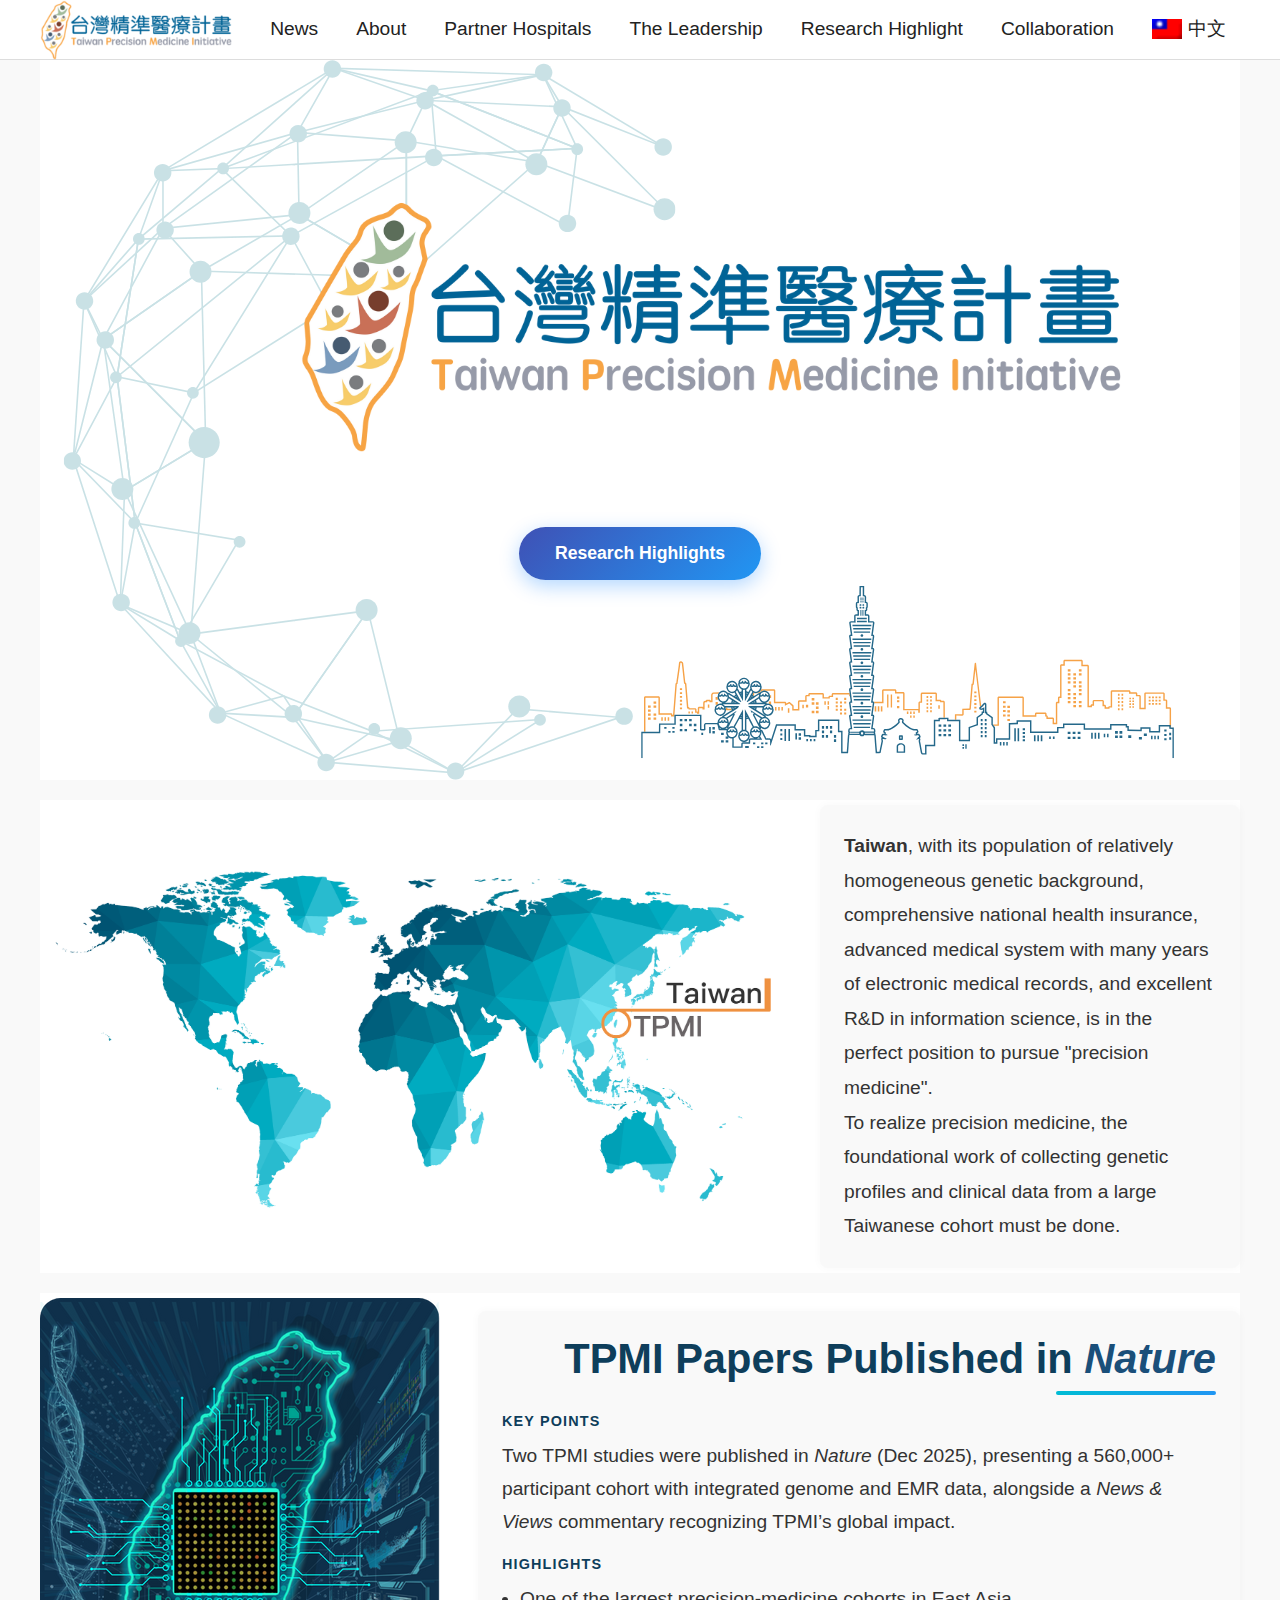
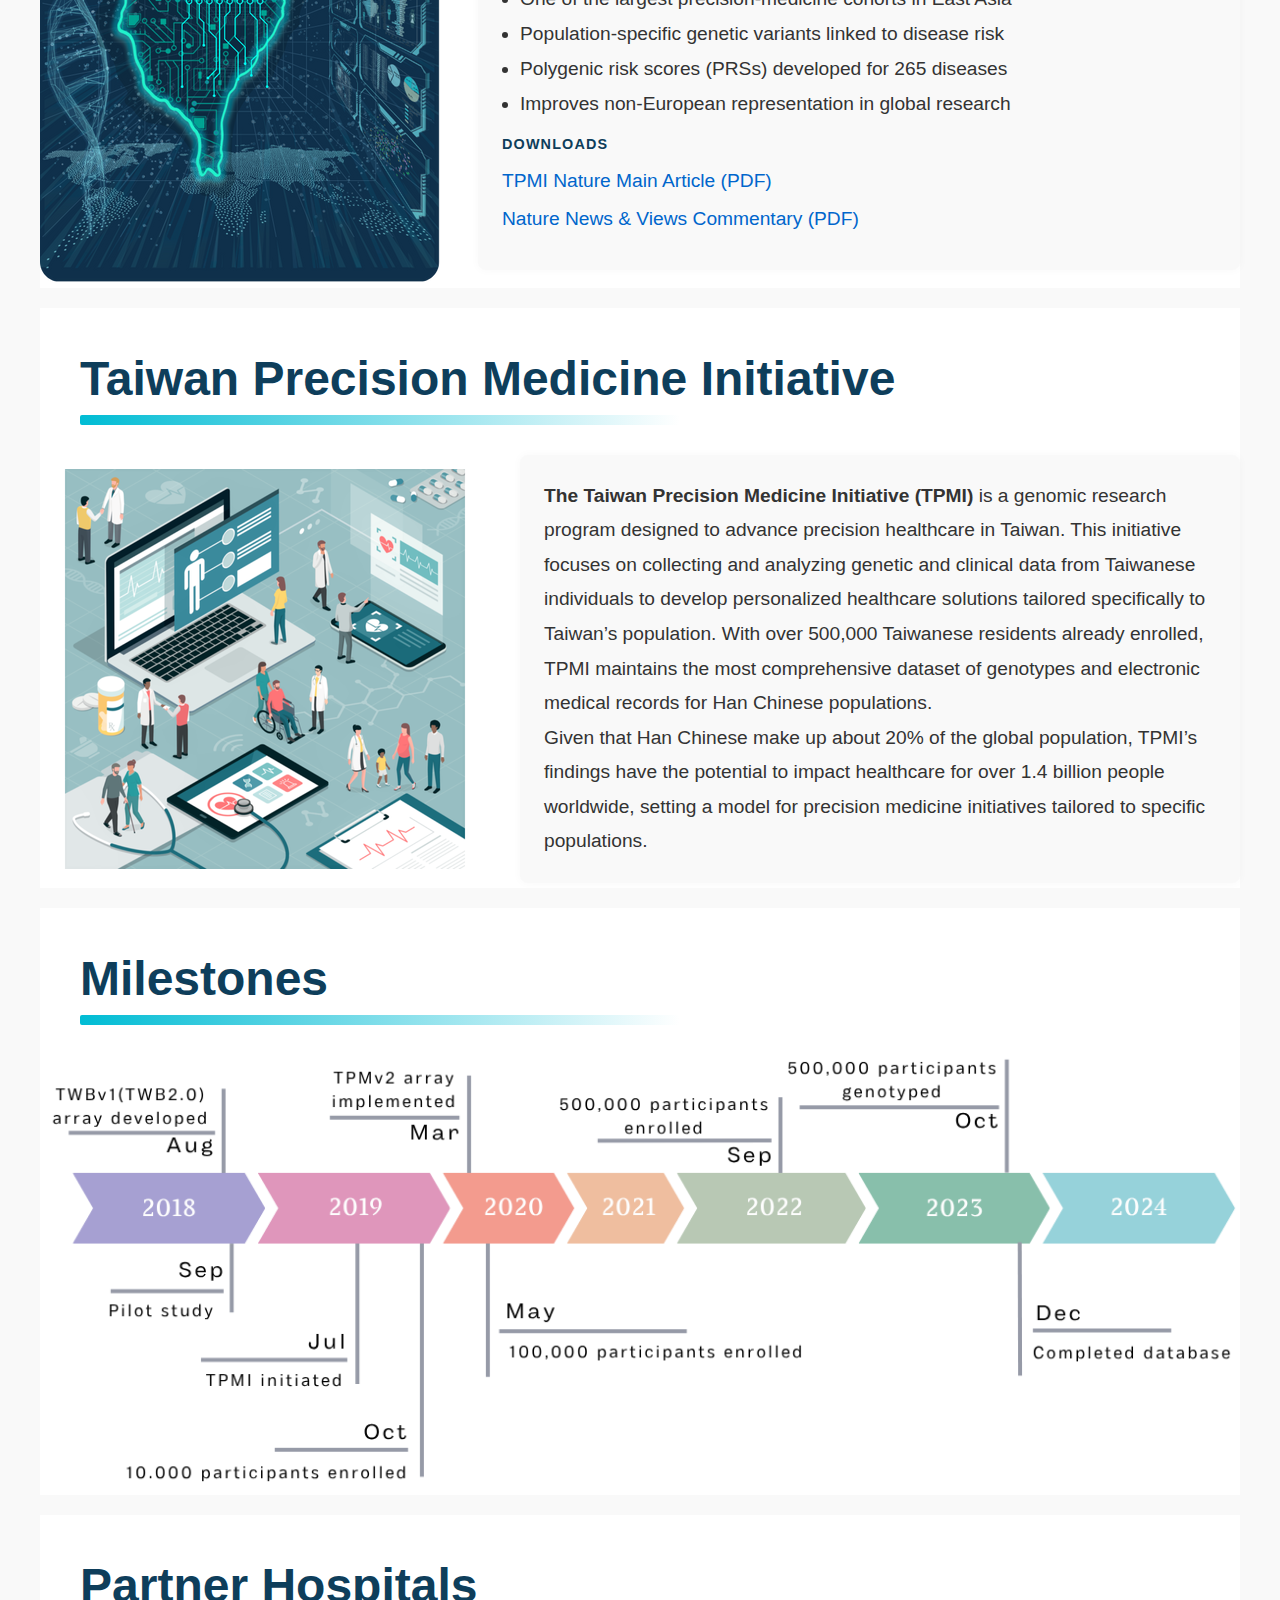
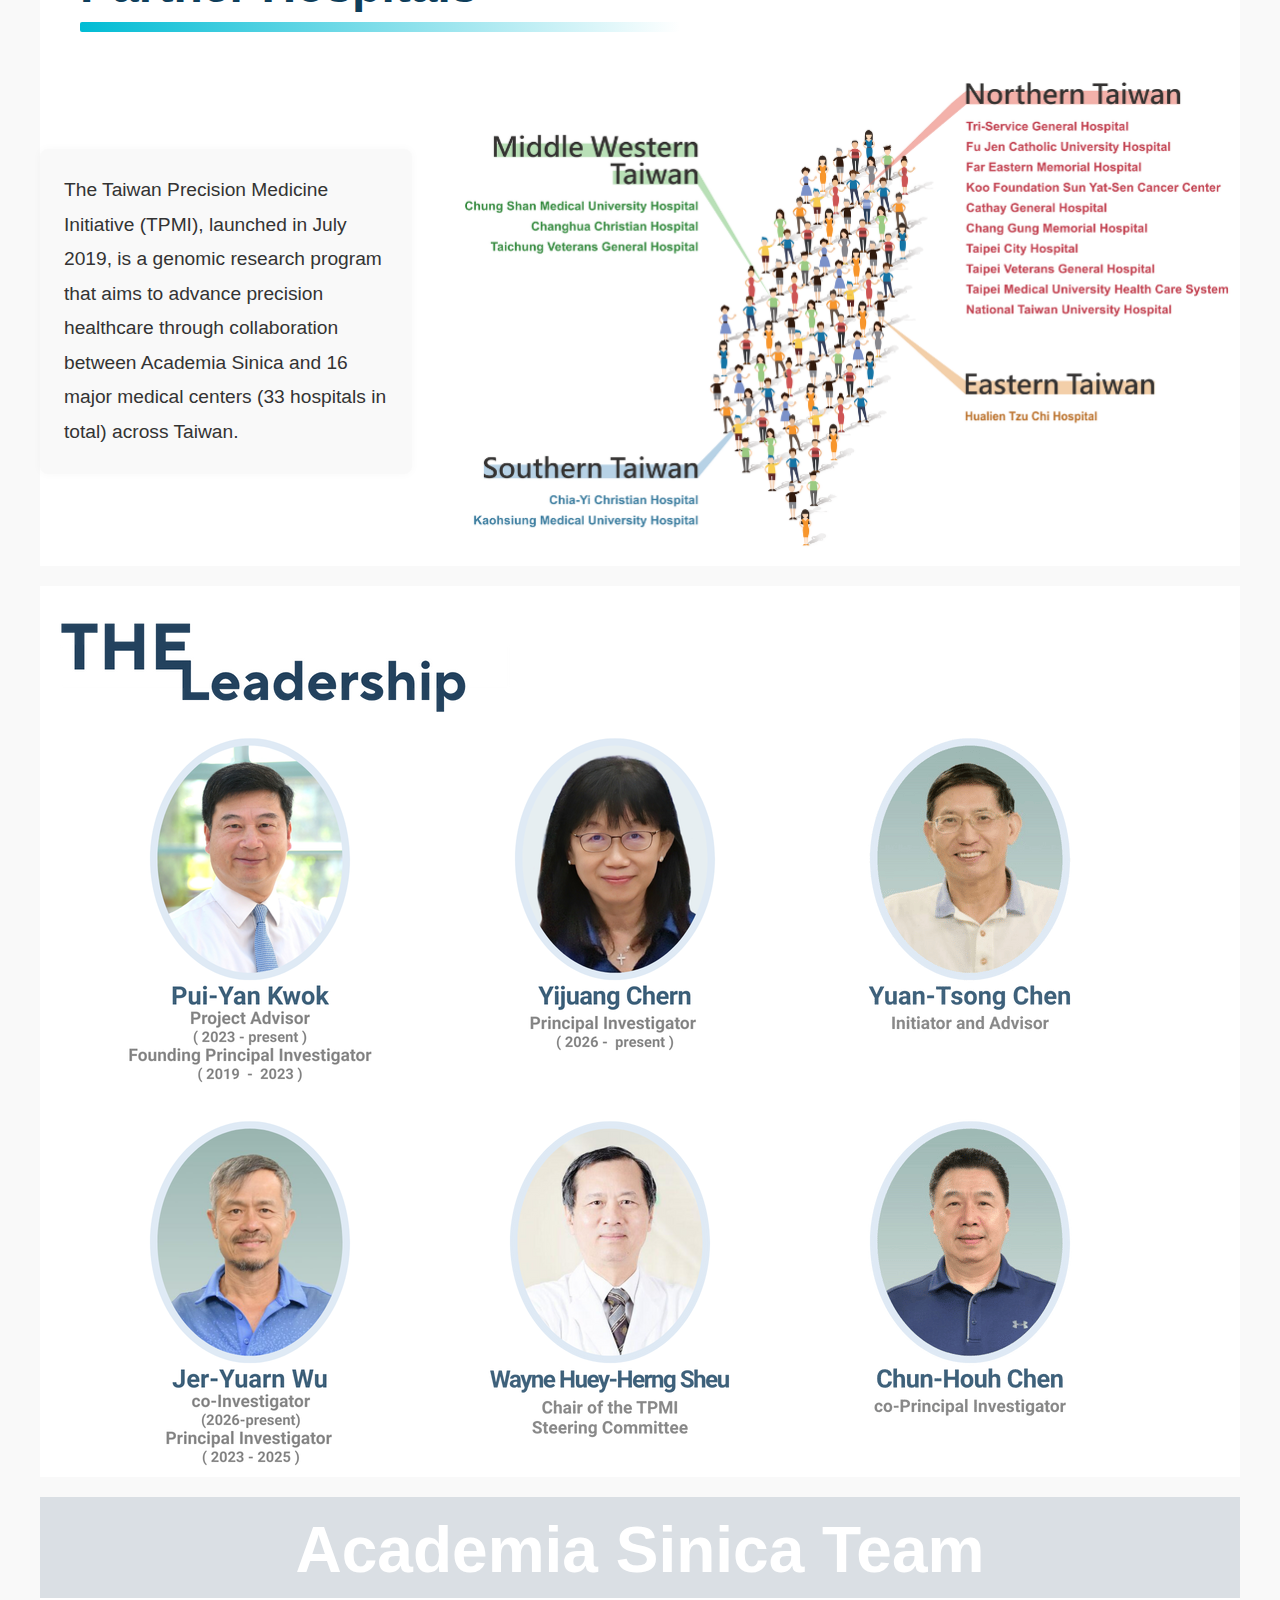
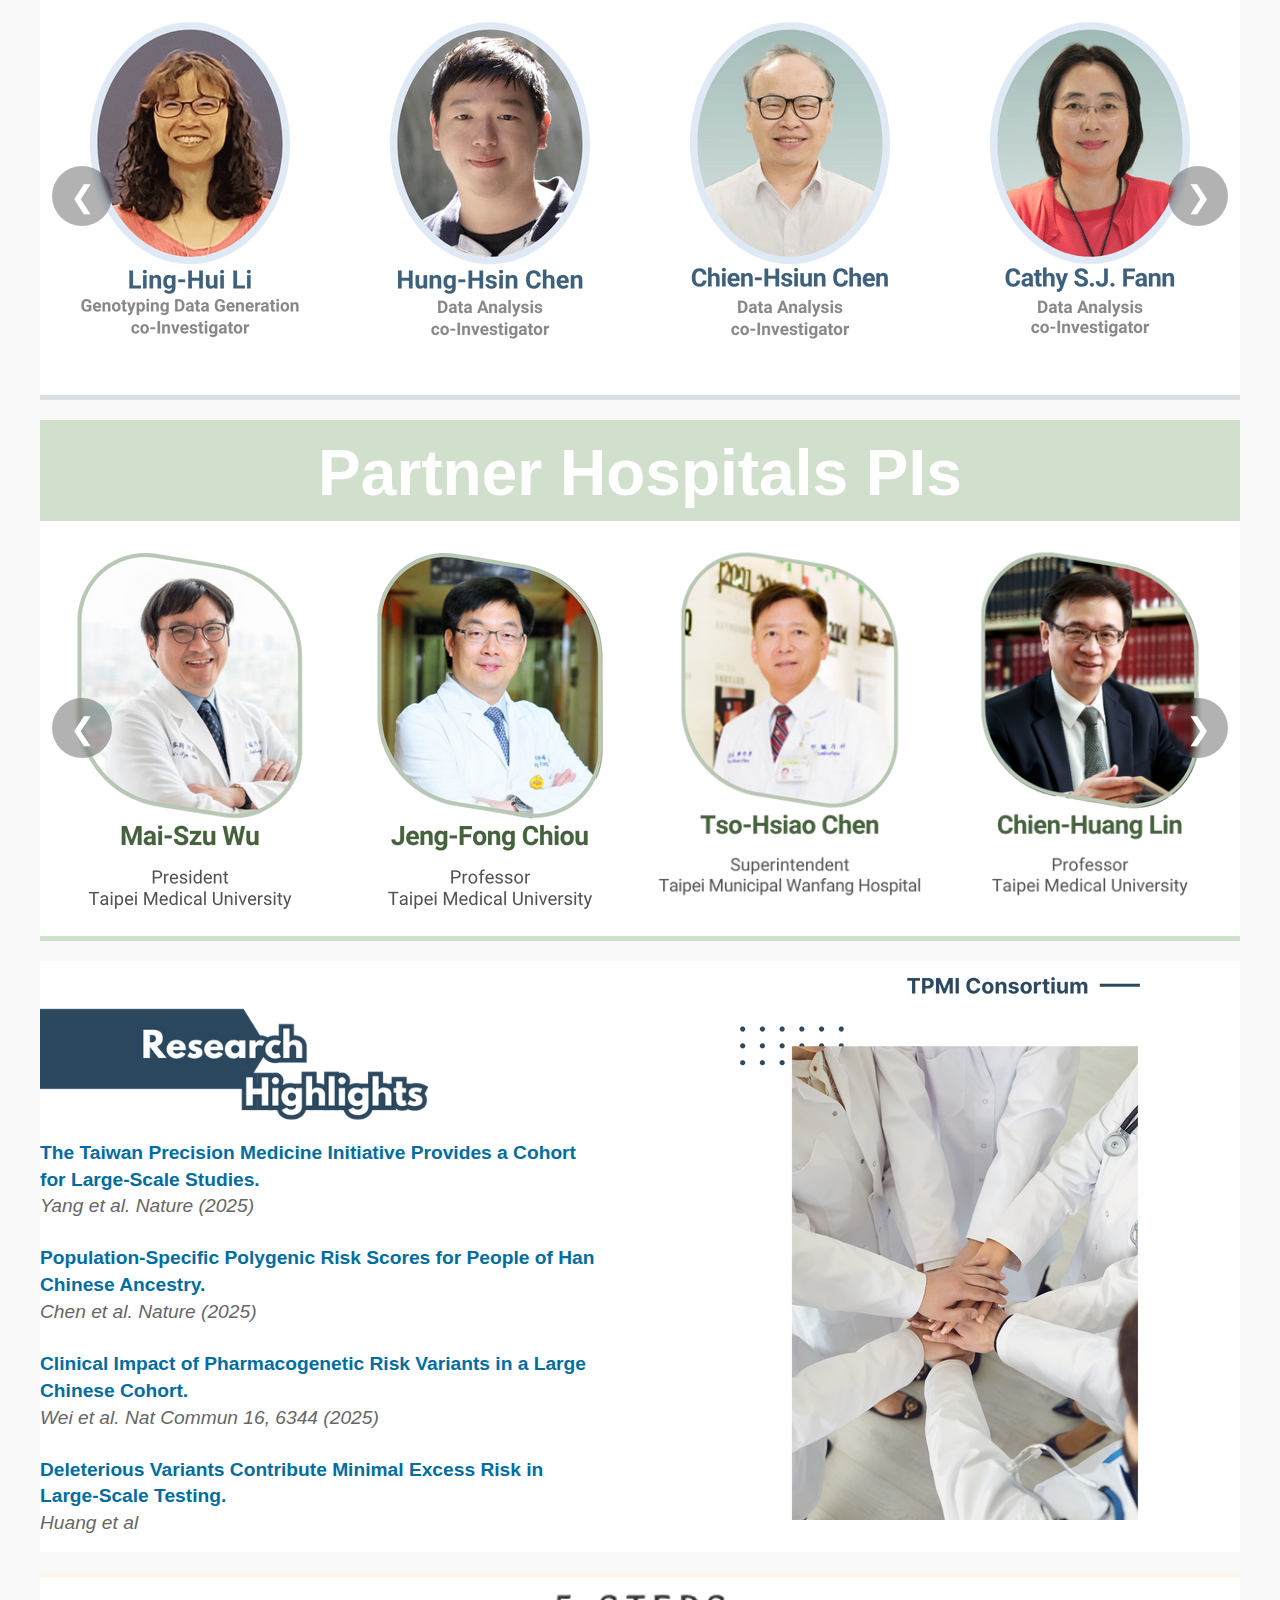
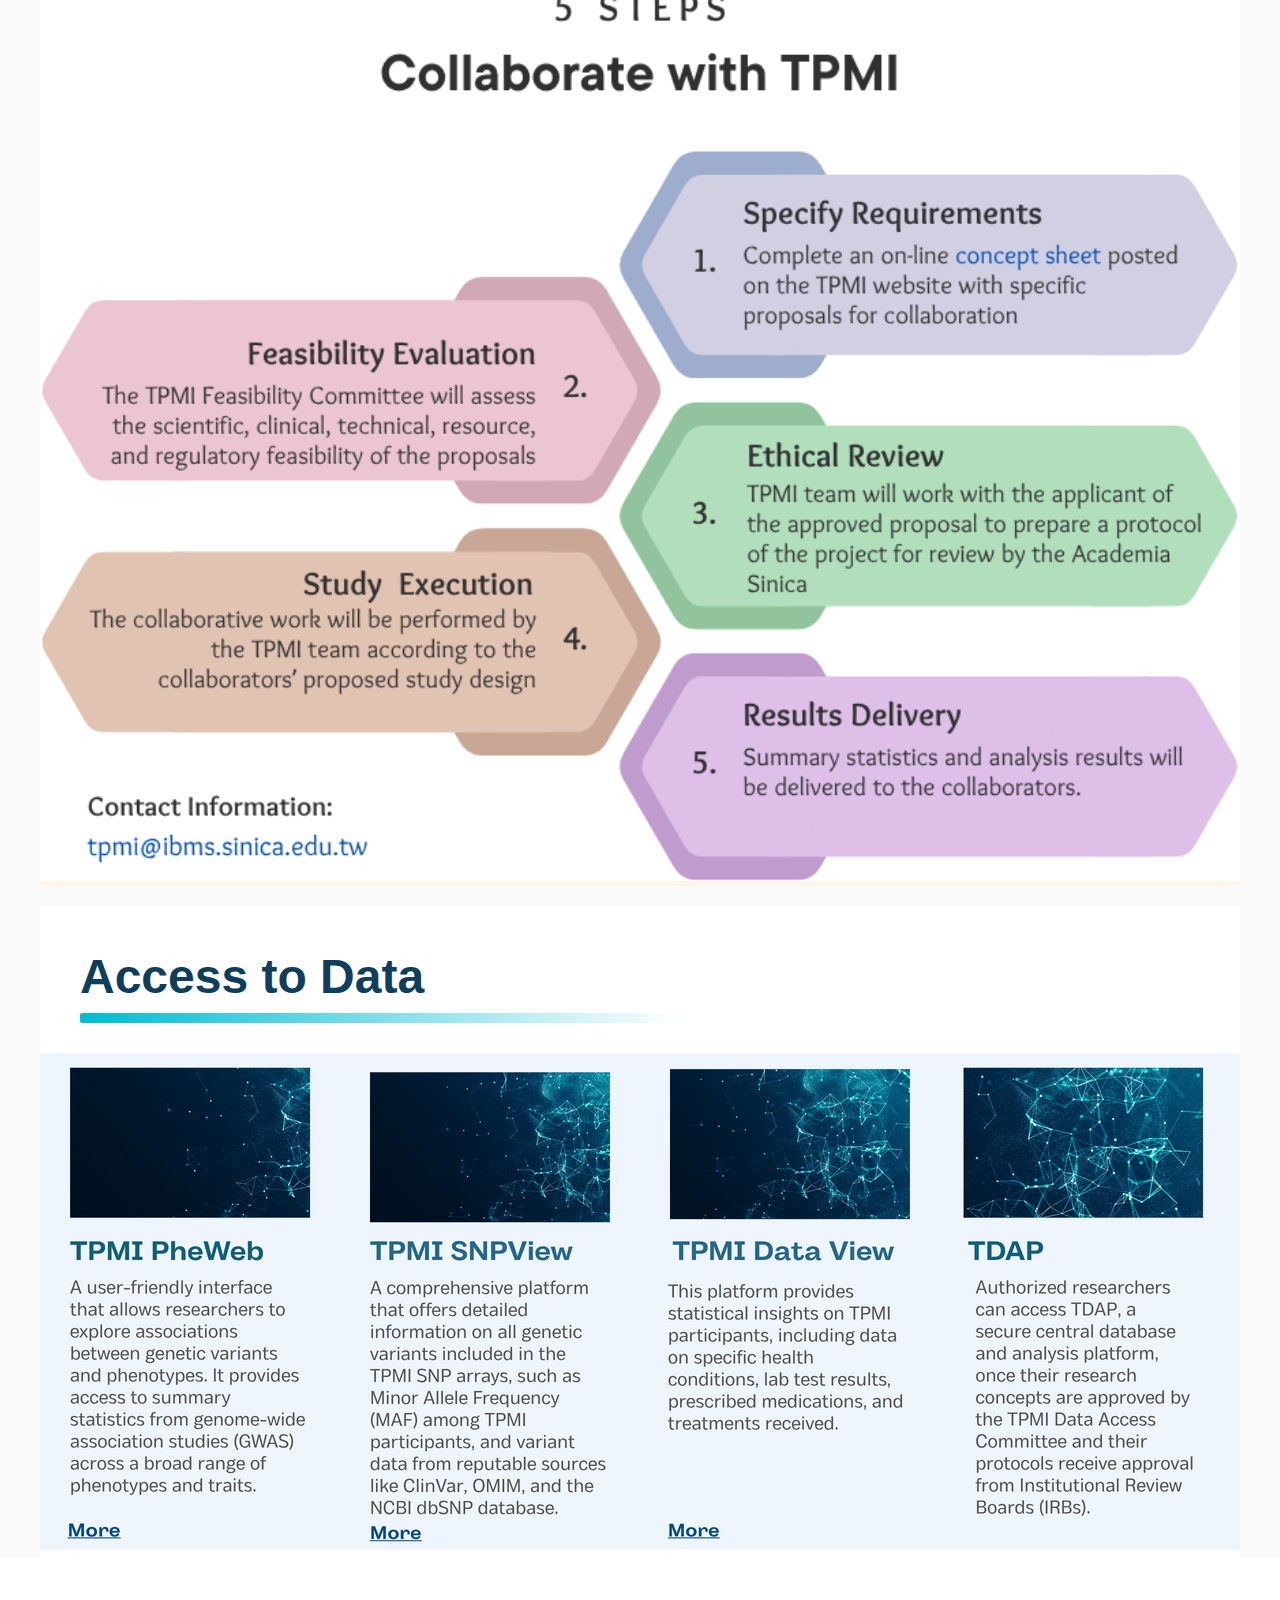
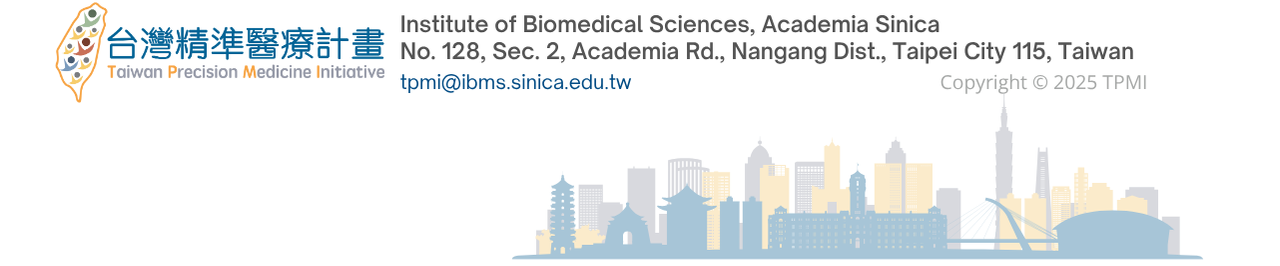
<file: index.html>
<!DOCTYPE html>
<html lang="en">
<head>
    <meta charset="UTF-8" />
    <meta name="viewport" content="width=device-width, initial-scale=1" />
    <meta name="description" content="Taiwan Precision Medicine Initiative (TPMI) is a genomic research program designed to advance precision healthcare in Taiwan." />
    <meta name="keywords" content="TPMI, precision medicine, taiwan" />
    <meta http-equiv="Content-Security-Policy" content="default-src 'self'; script-src 'self'; style-src 'self' 'unsafe-inline'; img-src 'self' data:; frame-src 'self' http://googleusercontent.com/youtube.com/" />
    <title>TPMI</title>
    <link rel="stylesheet" href="style.css" />
</head>

<body>
    <header>
        <div class="header-inner">
            <div class="logo">
                <a href="index.html">
                    <img src="images/tpmi_logo.png" alt="TPMI Logo" />
                </a>
            </div>
            <nav id="nav-menu">
				<a href="#news">News</a>
                <a href="#about">About</a>			
                <a href="#partner_hospitals">Partner Hospitals</a>
                <a href="#leadership">The Leadership</a>
				<a href="#research_highlight">Research Highlight</a>
                <a href="#collaboration-steps">Collaboration</a>
                
                <a href="www/home.html" class="english-link">
                    <img src="images/ch.png" alt="Switch to Chinese Website" style="height:20px; vertical-align:middle;" /> 中文
                </a>
            </nav>
            <div class="hamburger" id="hamburger">
                <div></div>
                <div></div>
                <div></div>
            </div>
        </div>
    </header>

    <main>
        <section id="hero">
            <div class="hero-bg">
                <img src="images/top1-desktop.png" alt="Hero Desktop" class="hero-img desktop" />
                <img src="images/top1-mobile.png" alt="Hero Mobile" class="hero-img mobile" />
                <div class="content">
                    <button id="hero-button">Research Highlights</button>
                </div>
            </div>
        </section>

        <section class="image-text-section">
            <div class="content-row">
                <div class="image-box2">
                    <img src="images/tpmi_1_1.png" alt="Left Image" />
                </div>
                <div class="text-box">
                    <p>
                        <strong>Taiwan</strong>, with its population of relatively homogeneous genetic background, comprehensive national health insurance, advanced medical system with many years of electronic medical records, and excellent R&D in information science, is in the perfect position to pursue "precision medicine".
                    </p>
                    <p>
                        To realize precision medicine, the foundational work of collecting genetic profiles and clinical data from a large Taiwanese cohort must be done.
                    </p>
                </div>
            </div>
        </section>
		
		
		
    <section class="image-text-section" id="news">

    
            <div class="content-row">
                <div class="image-box4">
                    <img src="images/news.png" alt="NEWS" />
                </div>
                <div class="text-box">
  <h3 class="news-title">TPMI Papers Published in <em>Nature</em></h3>

  <h4>Key Points</h4>
  <p>
    Two TPMI studies were published in <em>Nature</em> (Dec 2025), presenting a 560,000+ participant
    cohort with integrated genome and EMR data, alongside a <em>News &amp; Views</em> commentary
    recognizing TPMI’s global impact.
  </p>

  <h4>Highlights</h4>
  <ul class="highlights">
    <li>One of the largest precision-medicine cohorts in East Asia</li>
    <li>Population-specific genetic variants linked to disease risk</li>
    <li>Polygenic risk scores (PRSs) developed for 265 diseases</li>
    <li>Improves non-European representation in global research</li>
  </ul>

  <h4>Downloads</h4>
  <ul class="downloads">
    <li>
      <a href="20251204_Nature_TPMI_Cohort.pdf" target="_blank" rel="noopener">
        TPMI Nature Main Article (PDF)
      </a>
    
    </li>
    <li>
      <a href="20251204_Nature_TPMI_News_Views.pdf" target="_blank" rel="noopener">
        Nature News &amp; Views Commentary (PDF)
      </a>
     
    </li>
  </ul>
</div>

            </div>
        </section>
		
		
		
		
		
		
		
		

        <section class="image-text-section" id="about">
            <h2>Taiwan Precision Medicine Initiative</h2>
            <div class="content-row">
                <div class="image-box">
                    <img src="images/tpmi_2_1.png" alt="TPMI Introduction Image" />
                </div>
                <div class="text-box">
                    <p>
                        <strong>The Taiwan Precision Medicine Initiative (TPMI)</strong> is a genomic research program designed to advance precision healthcare in Taiwan. This initiative focuses on collecting and analyzing genetic and clinical data from Taiwanese individuals to develop personalized healthcare solutions tailored specifically to Taiwan’s population. With over 500,000 Taiwanese residents already enrolled, TPMI maintains the most comprehensive dataset of genotypes and electronic medical records for Han Chinese populations.
                    </p>
                    <p>
                        Given that Han Chinese make up about 20% of the global population, TPMI’s findings have the potential to impact healthcare for over 1.4 billion people worldwide, setting a model for precision medicine initiatives tailored to specific populations.
                    </p>
                </div>
            </div>
        </section>

        <section class="milestones">
            <h2>Milestones</h2>
            <div>
                <img src="images/milestones.png" alt="Milestones" />
            </div>
        </section>

        <section class="image-text-section" id="partner_hospitals">
            <h2>Partner Hospitals</h2>
            <div class="content-row">
                <div class="text-box">
                    <p>
                        The Taiwan Precision Medicine Initiative (TPMI), launched in July 2019, is a genomic research program that aims to advance precision healthcare through collaboration between Academia Sinica and 16 major medical centers (33 hospitals in total) across Taiwan.
                    </p>
                </div>
                <div class="image-box3">
                    <img src="images/partner_hospitals.png" alt="Partner Hospitals" />
                </div>
            </div>
        </section>

        <section id="leadership">
            <div class="container">
                <div>
                    <img src="images/leadership.png" alt="The Leadership" loading="lazy">
                </div>
                <div class="leader-grid2">
                    <a href="https://www.ibms.sinica.edu.tw/Pui-Yan-Kwok/en/" target="_blank" class="image-link"><img src="images/as_leader_00.png" alt="Pui-Yan Kwok" loading="lazy"></a>
					       <a href="https://www.ibms.sinica.edu.tw/yijuang-chern/en/" target="_blank" class="image-link"><img src="images/as_leader_03.png" alt="Yi-Juang Chern" loading="lazy"></a>
                 
                                  <a href="https://www.ibms.sinica.edu.tw/yuan-tsong-chen/en" target="_blank" class="image-link"><img src="images/as_leader_05.png" alt="Yuan-Tsong Chen" loading="lazy"></a>
					<a href="https://www.ibms.sinica.edu.tw/jer-yuarn-wu/en" target="_blank" class="image-link"><img src="images/as_leader_01.png" alt="Jer-Yuarn Wu" loading="lazy"></a>
                       <a href="https://www.nhri.edu.tw/eng/about/more?id=c2076ca28c574d86bc6838e4c8b85eb7" target="_blank" class="image-link"><img src="images/as_leader_04.png" alt="Wayne Huey-Herng Sheu" loading="lazy"></a>
      
	  <a href="https://www.stat.sinica.edu.tw/eng/index.php?act=researcher_manager&code=view&member=5" target="_blank" class="image-link"><img src="images/as_leader_02.png" alt="Chun-Houh Chen" loading="lazy"></a>
             
                
				
                </div>
            </div>
        </section>

        <section id="gallery-swiper-1" class="carousel-section">
            <h3>Academia Sinica Team</h3>
            <div class="carousel-container">
                <button class="carousel-button left">&#10094;</button>
                <div class="carousel-track">
                    <div class="carousel-item"><a href="https://www.ibms.sinica.edu.tw/ling-hui-li/en" target="_blank" class="image-link"><img src="images/as_leader_09.png" alt="Ling-Hui Li"></a></div>
                    <div class="carousel-item"><a href="https://www.ibms.sinica.edu.tw/hung-hsin-chen/en" target="_blank" class="image-link"><img src="images/as_leader_10.png" alt="Hung-Hsin Chen"></a></div>
                    <div class="carousel-item"><a href="https://www.ibms.sinica.edu.tw/chien-hsiun-chen/en/" target="_blank" class="image-link"><img src="images/as_leader_11.png" alt="Chien-Hsiun Chen"></a></div>
                    <div class="carousel-item"><a href="https://www.ibms.sinica.edu.tw/cathy-fann/en" target="_blank"><img src="images/as_leader_12.png" alt="Cathy S.J. Fann"></a></div>
                    <div class="carousel-item"><a href="https://www.stat.sinica.edu.tw/eng/index.php?act=researcher_manager&code=view&member=28" target="_blank" class="image-link"><img src="images/as_leader_13.png" alt="Hsin-Chou Yang"></a></div>
                    <div class="carousel-item"><a href="https://www.stat.sinica.edu.tw/eng/index.php?act=researcher_manager&code=view&member=13" target="_blank" class="image-link"><img src="images/as_leader_14.png" alt="Yen-Tsung Huang"></a></div>
                    <div class="carousel-item"><a href="https://www.ibms.sinica.edu.tw/yungling-lee/en" target="_blank" class="image-link"><img src="images/as_leader_15.png" alt="Yung-Ling Lee"></a></div>
                    <div class="carousel-item"><a href="https://www.ibms.sinica.edu.tw/yi-shuian-huang/en" target="_blank" class="image-link"><img src="images/as_leader_16.png" alt="Yi-Shuian Huang"></a></div>
                    <div class="carousel-item"><a href="https://www.ibms.sinica.edu.tw/chih-cheng-chen/en" target="_blank" class="image-link"><img src="images/as_leader_17.png" alt="Chih-Cheng Chen"></a></div>
 <div class="carousel-item"><a href="https://www.econ.sinica.edu.tw/members/10" target="_blank" class="image-link"><img src="images/as_leader_06.png" alt="Kam-Hon Kan" loading="lazy"></a></div>
                  <div class="carousel-item">  <a href="https://www.ea.sinica.edu.tw/people/Chih-hsing-Ho.aspx" target="_blank" class="image-link"><img src="images/as_leader_07.png" alt="Chih-Hsing Ho" loading="lazy"></a>    </div>               


				   <div class="carousel-item"><a href="https://www.ibms.sinica.edu.tw/yi-cheng-chang/en/" target="_blank" class="image-link"><img src="images/as_leader_18.png" alt="Yi-Cheng Chang"></a></div>
                </div>
                <button class="carousel-button right">&#10095;</button>
            </div>
        </section>

        <section id="gallery-swiper-2" class="carousel-section">
            <h3>Partner Hospitals PIs</h3>
            <div class="carousel-container">
                <button class="carousel-button left">&#10094;</button>
                <div class="carousel-track">
                    <div class="carousel-item"><img src="images/hospital_leader_1.png" alt="Partner Hospital PI 1"></div>
                    <div class="carousel-item"><img src="images/hospital_leader_2.png" alt="Partner Hospital PI 2"></div>
                    <div class="carousel-item"><img src="images/hospital_leader_3.png" alt="Partner Hospital PI 3"></div>
                    <div class="carousel-item"><img src="images/hospital_leader_4.png" alt="Partner Hospital PI 4"></div>
                    <div class="carousel-item"><img src="images/hospital_leader_5.png" alt="Partner Hospital PI 5"></div>
                    <div class="carousel-item"><img src="images/hospital_leader_6.png" alt="Partner Hospital PI 6"></div>
                    <div class="carousel-item"><img src="images/hospital_leader_7.png" alt="Partner Hospital PI 7"></div>
                    <div class="carousel-item"><img src="images/hospital_leader_8.png" alt="Partner Hospital PI 8"></div>
                    <div class="carousel-item"><img src="images/hospital_leader_9.png" alt="Partner Hospital PI 9"></div>
                    <div class="carousel-item"><img src="images/hospital_leader_10.png" alt="Partner Hospital PI 10"></div>
                    <div class="carousel-item"><img src="images/hospital_leader_11.png" alt="Partner Hospital PI 11"></div>
                    <div class="carousel-item"><img src="images/hospital_leader_12.png" alt="Partner Hospital PI 12"></div>
                    <div class="carousel-item"><img src="images/hospital_leader_13.png" alt="Partner Hospital PI 13"></div>
                    <div class="carousel-item"><img src="images/hospital_leader_14.png" alt="Partner Hospital PI 14"></div>
                    <div class="carousel-item"><img src="images/hospital_leader_15.png" alt="Partner Hospital PI 15"></div>
                    <div class="carousel-item"><img src="images/hospital_leader_16.png" alt="Partner Hospital PI 16"></div>
                    <div class="carousel-item"><img src="images/hospital_leader_17.png" alt="Partner Hospital PI 17"></div>
                    <div class="carousel-item"><img src="images/hospital_leader_18.png" alt="Partner Hospital PI 18"></div>
                    <div class="carousel-item"><img src="images/hospital_leader_19.png" alt="Partner Hospital PI 19"></div>
                    <div class="carousel-item"><img src="images/hospital_leader_20.png" alt="Partner Hospital PI 20"></div>
                    <div class="carousel-item"><img src="images/hospital_leader_21.png" alt="Partner Hospital PI 21"></div>
                    <div class="carousel-item"><img src="images/hospital_leader_22.png" alt="Partner Hospital PI 22"></div>
                    <div class="carousel-item"><img src="images/hospital_leader_23.png" alt="Partner Hospital PI 23"></div>
                    <div class="carousel-item"><img src="images/hospital_leader_24.png" alt="Partner Hospital PI 24"></div>
                    <div class="carousel-item"><img src="images/hospital_leader_25.png" alt="Partner Hospital PI 25"></div>
                    <div class="carousel-item"><img src="images/hospital_leader_26.png" alt="Partner Hospital PI 26"></div>
                    <div class="carousel-item"><img src="images/hospital_leader_27.png" alt="Partner Hospital PI 27"></div>
                </div>
                <button class="carousel-button right">&#10095;</button>
            </div>
        </section>



        <section class="content-with-image-section" id="research_highlight">
            <div class="container">
                <div class="text-content">
                    <div class="top-image-wrapper">
                        <img src="images/research-2.png" alt="Description of first image" />
                    </div>
                    <div class="text-row">
                        <p><a href="https://www.nature.com/articles/s41586-025-09680-x" target="_blank"  >The Taiwan Precision Medicine Initiative Provides a Cohort for Large-Scale Studies.<br><span class="authors">Yang et al. Nature (2025)</span></a></p>
                    </div>
                    <div class="text-row">
                        <p><a href="https://www.nature.com/articles/s41586-025-09350-y" target="_blank"  >Population-Specific Polygenic Risk Scores for People of Han Chinese Ancestry.<br><span class="authors">Chen et al. Nature (2025)</span></a></p>
                    </div>
                    <div class="text-row">
                        <p><a href="https://www.nature.com/articles/s41467-025-61644-x" target="_blank" >Clinical Impact of Pharmacogenetic Risk Variants in a Large Chinese Cohort.<br><span class="authors">Wei et al. Nat Commun 16, 6344 (2025)</span></a></p>
                    </div>
                    <div class="text-row">
                        <p><a href="https://doi.org/10.1101/2024.10.21.24315653" target="_blank">Deleterious Variants Contribute Minimal Excess Risk in Large-Scale Testing.<br><span class="authors">Huang et al</span></a></p>
                    </div>
                </div>
                <div class="image-content">
                    <img src="images/research-1.png" alt="Description of large image" class="large-image" />
                </div>
            </div>
        </section>



	
	
	
	<section id="collaboration-steps">
    <div class="collaboration-container">
        <img src="images/collaboration.png" alt="與 TPMI 合作的五個步驟流程圖" style="display: block; width: 100%; height: auto;">
        
        <div class="link-overlay">
            <a href="TPMI_Concept_Sheet_Application_Form_v1.docx" class="concept-sheet-link" target="_blank" rel="noopener noreferrer" title="下載 Concept Sheet 申請表"></a>
            <a href="mailto:tpmi@ibms.sinica.edu.tw" class="contact-email-link" title="寄信至 tpmi@ibms.sinica.edu.tw"></a>
        </div>
        
  
    </div>
</section>
	


</section>
        <section id="access_to_data" class="data_snapshots">
            <h2>Access to Data</h2>
            <div class="image-grid">
                <a href="https://pheweb.ibms.sinica.edu.tw/" target="_blank"><img src="images/access_to_data_1.png" alt="PheWeb Platform" /></a>
                <a href="https://tdap.ibms.sinica.edu.tw/snpview/" target="_blank"><img src="images/access_to_data_2.png" alt="SNPView Platform" /></a>
                <a href="https://dataview.ibms.sinica.edu.tw/" target="_blank"><img src="images/access_to_data_3.png" alt="DataView Platform" /></a>
                <a><img src="images/access_to_data_4.png" alt="Coming Soon Platform" /></a>
            </div>
        </section>
    </main>

    <footer>
        <img src="images/footer_1.png" alt="footer Desktop" class="hero-img desktop" />
        <img src="images/footer_2.png" alt="footer Mobile" class="hero-img mobile" />
    </footer>

    <script src="script.js"></script>
</body>
</html>
</file>
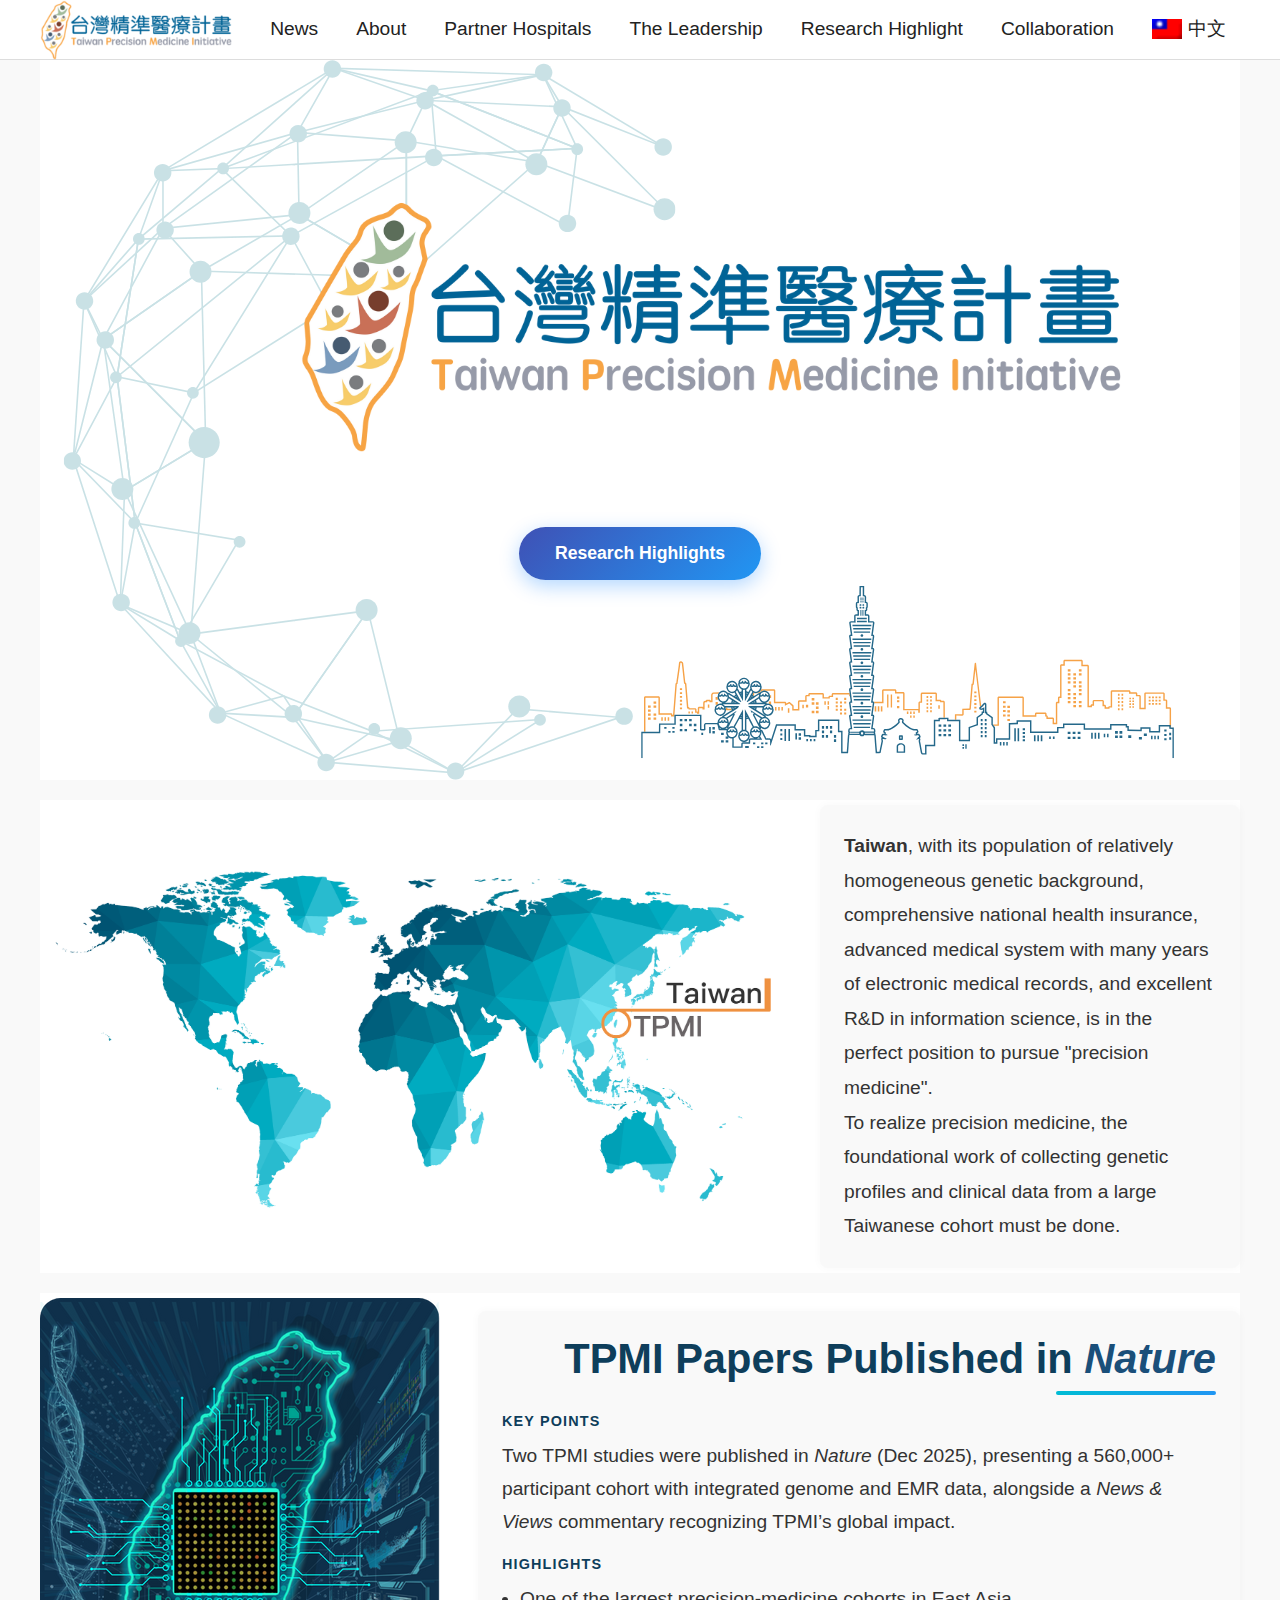
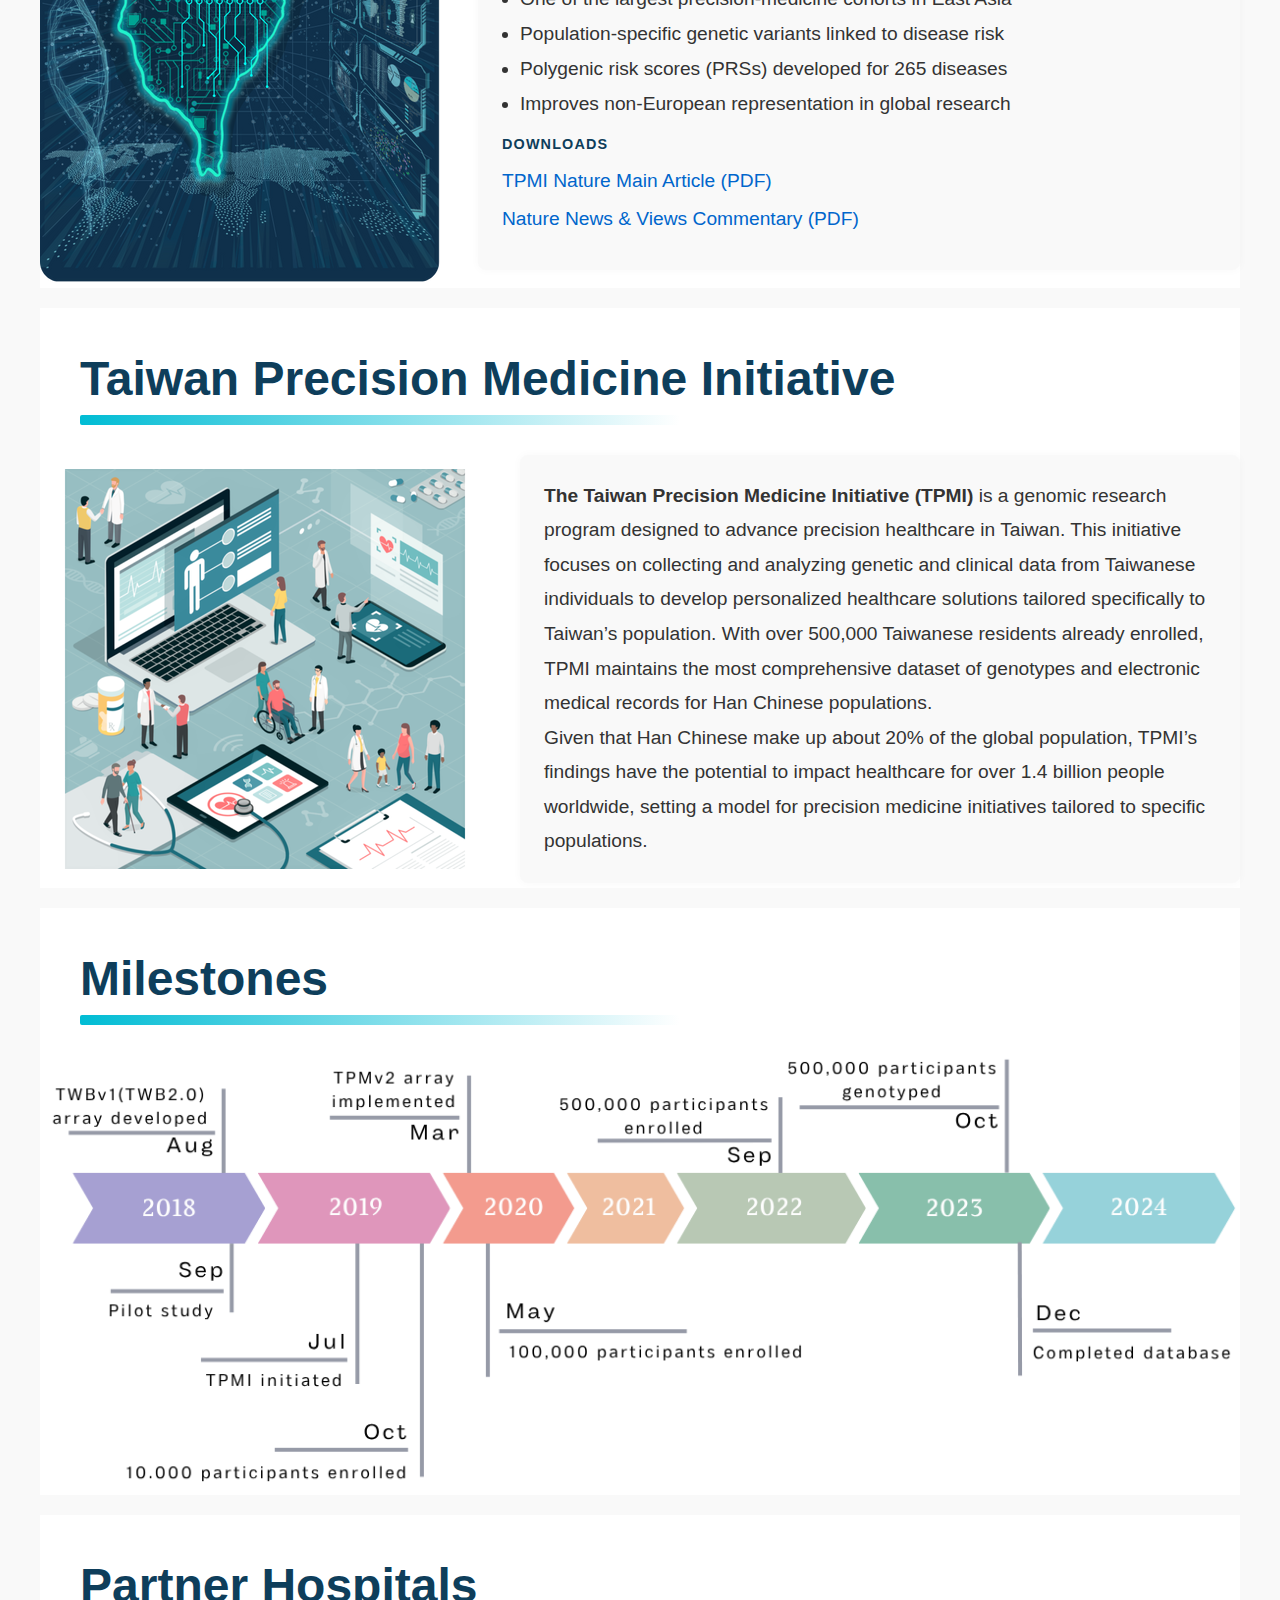
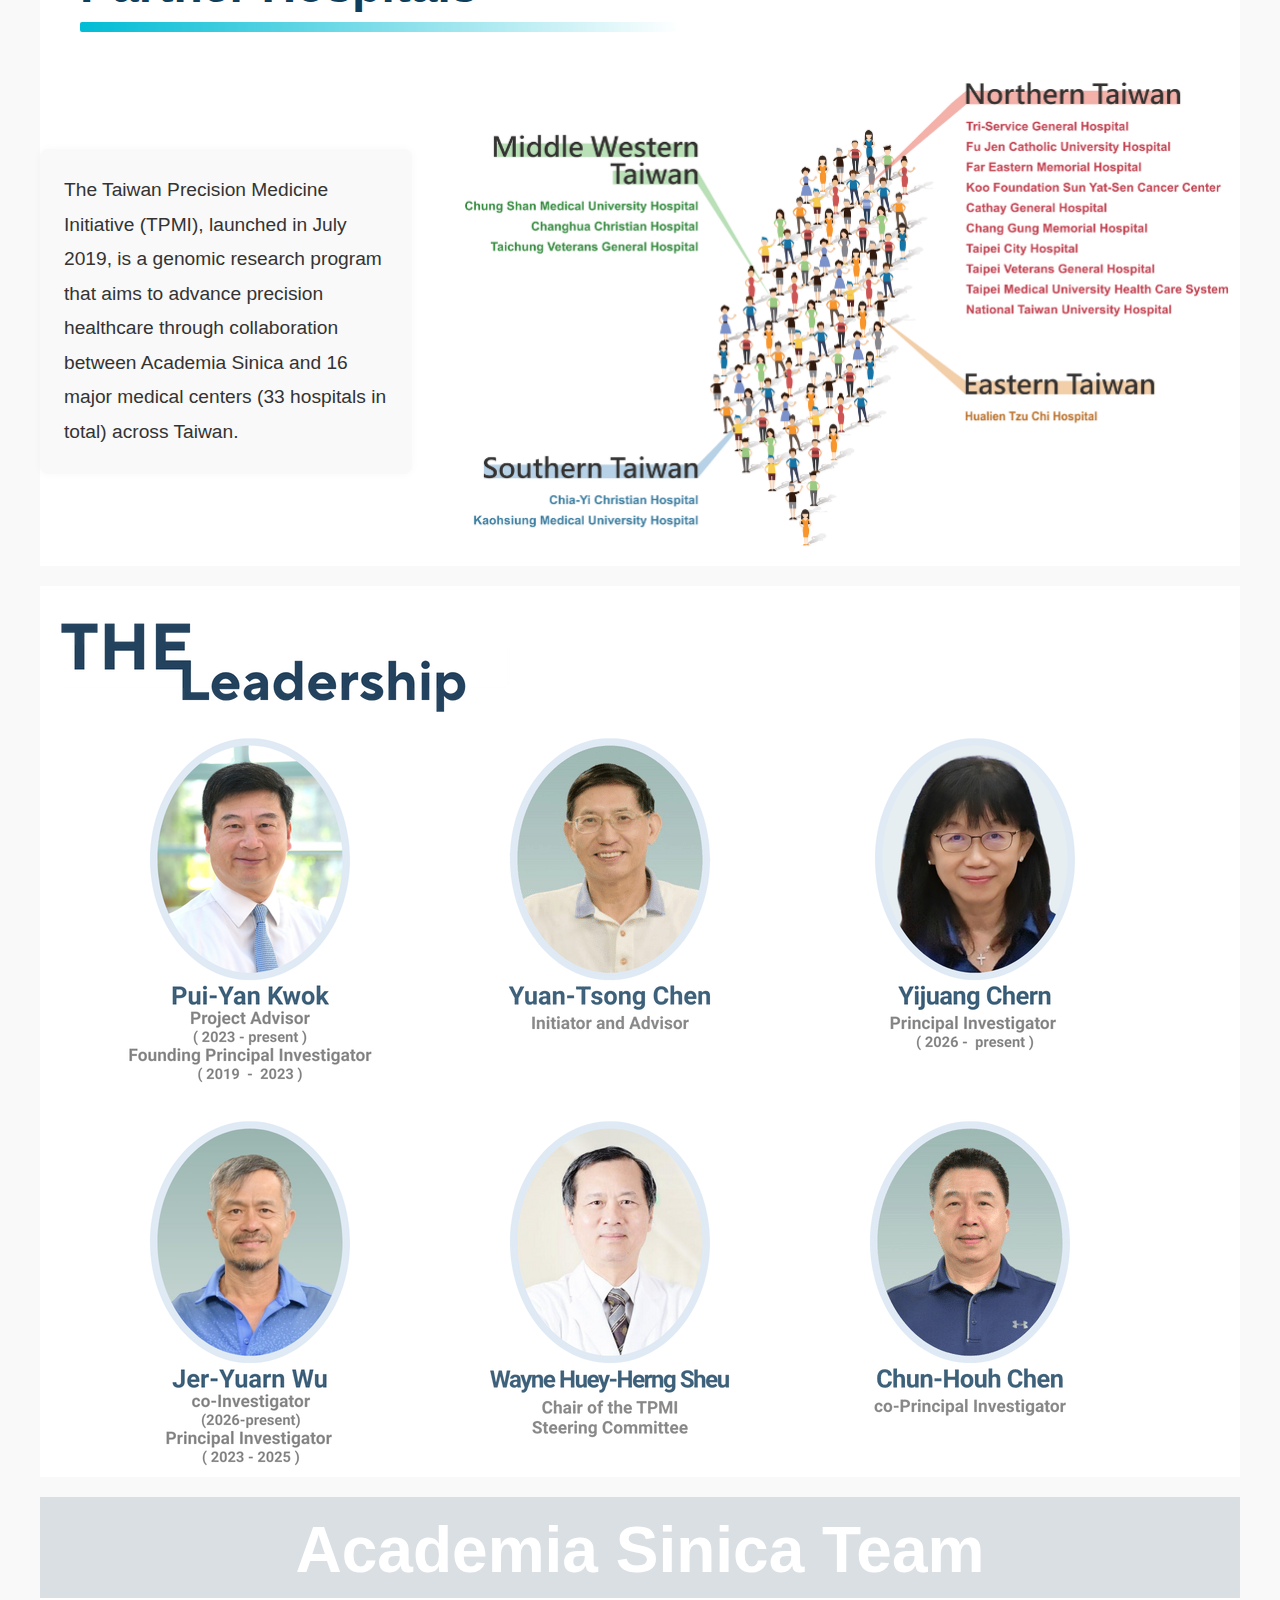
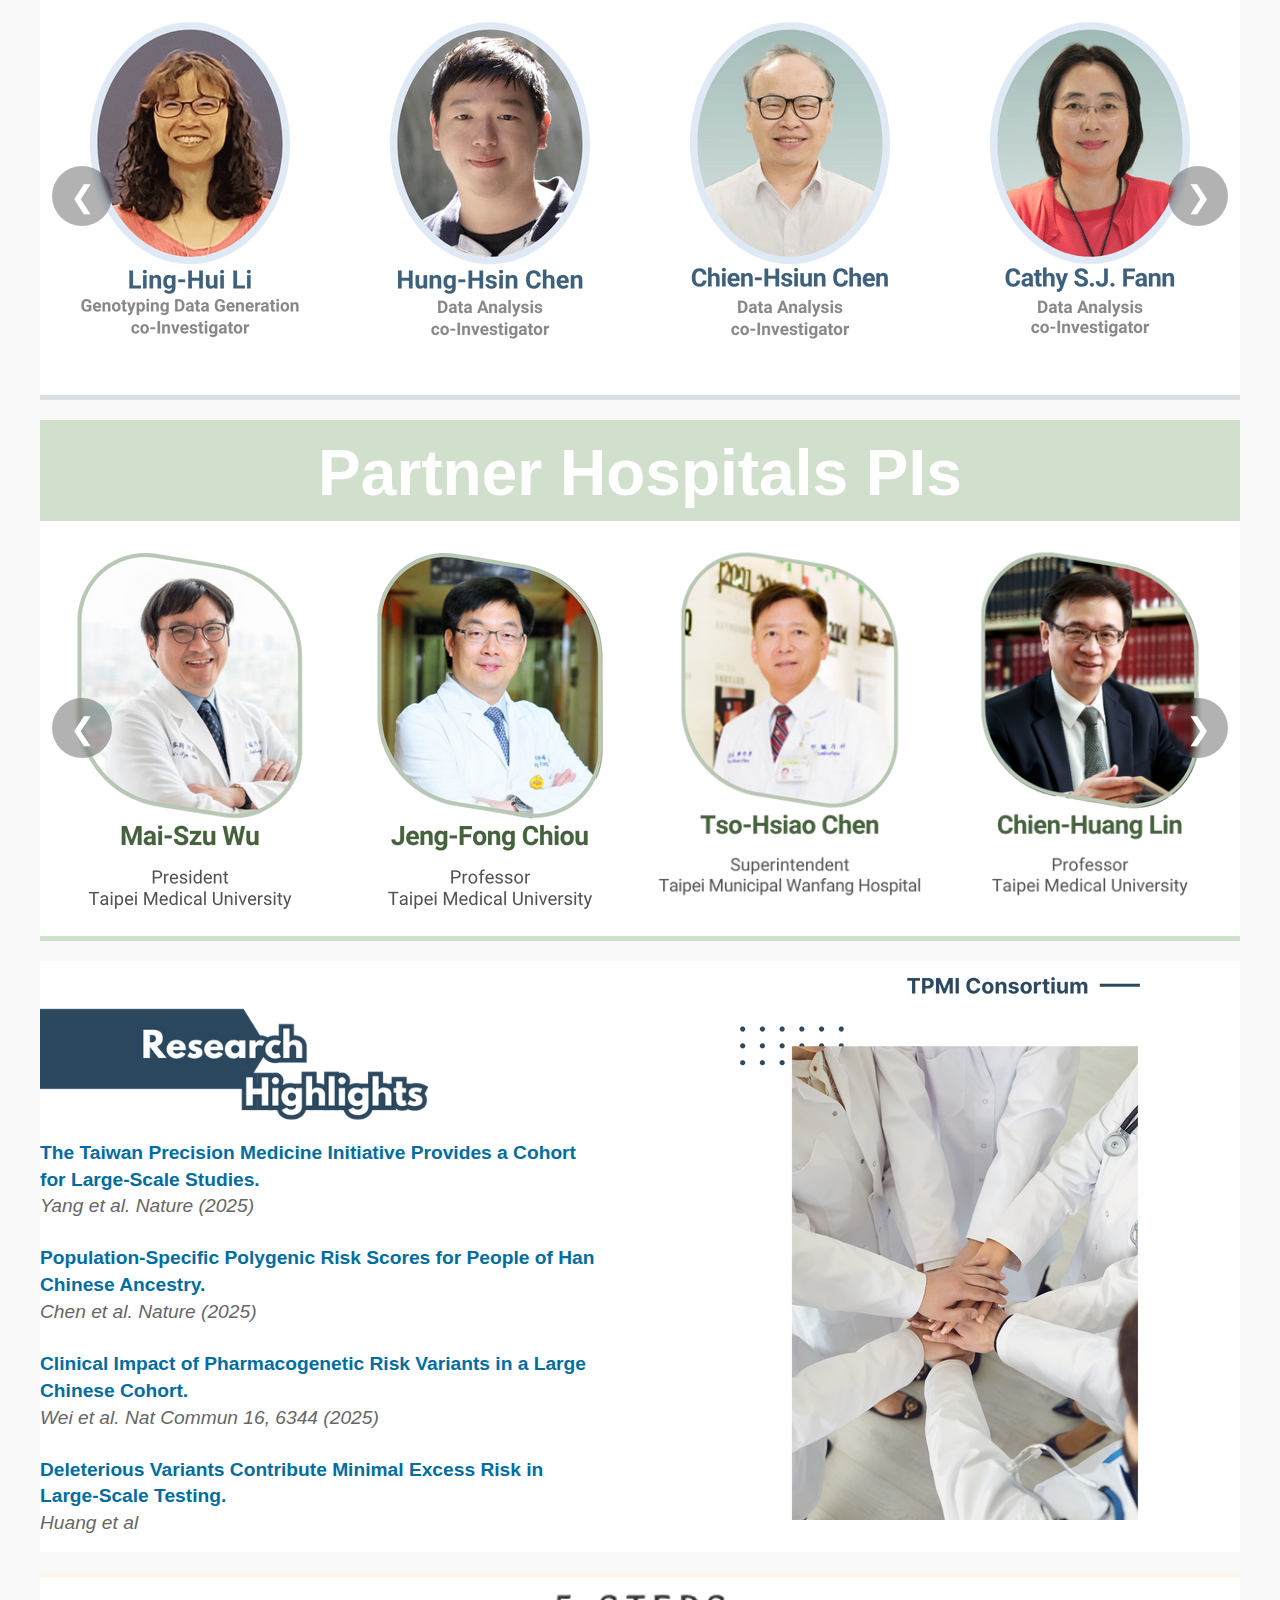
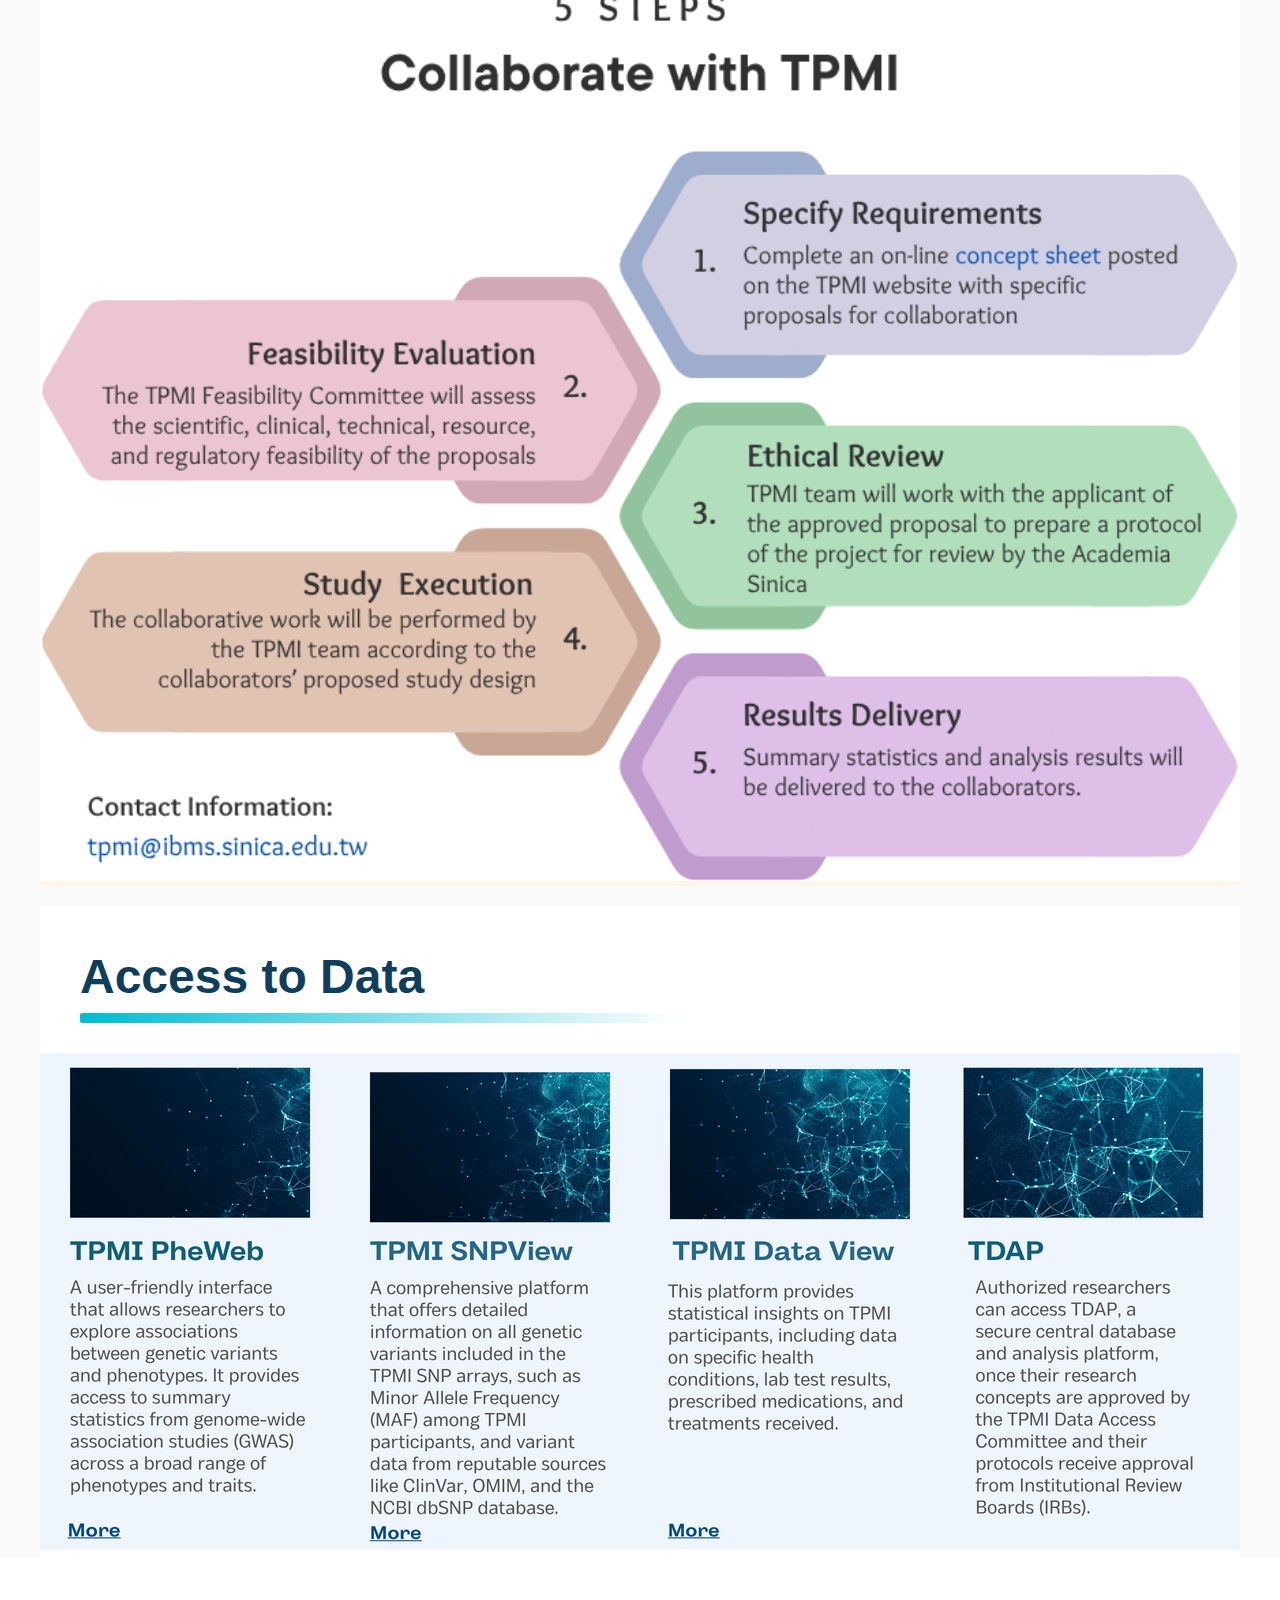
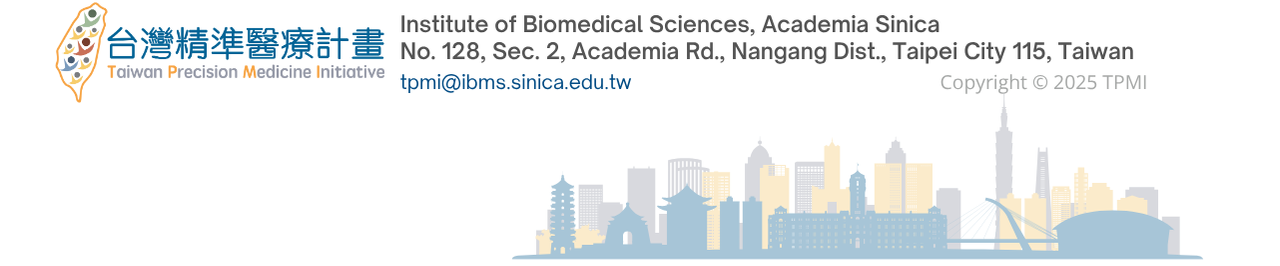
<file: index2.html>
<!DOCTYPE html>
<html lang="en">
<head>
    <meta charset="UTF-8" />
    <meta name="viewport" content="width=device-width, initial-scale=1" />
    <meta name="description" content="Taiwan Precision Medicine Initiative (TPMI) is a genomic research program designed to advance precision healthcare in Taiwan." />
    <meta name="keywords" content="TPMI, precision medicine, taiwan" />
    <meta http-equiv="Content-Security-Policy" content="default-src 'self'; script-src 'self'; style-src 'self' 'unsafe-inline'; img-src 'self' data:; frame-src 'self' http://googleusercontent.com/youtube.com/" />
    <title>TPMI</title>
    <link rel="stylesheet" href="style.css" />
</head>

<body>
    <header>
        <div class="header-inner">
            <div class="logo">
                <a href="index.html">
                    <img src="images/tpmi_logo.png" alt="TPMI Logo" />
                </a>
            </div>
            <nav id="nav-menu">
				<a href="#news">News</a>
                <a href="#about">About</a>			
                <a href="#partner_hospitals">Partner Hospitals</a>
                <a href="#leadership">The Leadership</a>
				<a href="#research_highlight">Research Highlight</a>
                <a href="#collaboration-steps">Collaboration</a>
                
                <a href="www/home.html" class="english-link">
                    <img src="images/ch.png" alt="Switch to Chinese Website" style="height:20px; vertical-align:middle;" /> 中文
                </a>
            </nav>
            <div class="hamburger" id="hamburger">
                <div></div>
                <div></div>
                <div></div>
            </div>
        </div>
    </header>

    <main>
        <section id="hero">
            <div class="hero-bg">
                <img src="images/top1-desktop.png" alt="Hero Desktop" class="hero-img desktop" />
                <img src="images/top1-mobile.png" alt="Hero Mobile" class="hero-img mobile" />
                <div class="content">
                    <button id="hero-button">Research Highlights</button>
                </div>
            </div>
        </section>

        <section class="image-text-section">
            <div class="content-row">
                <div class="image-box2">
                    <img src="images/tpmi_1_1.png" alt="Left Image" />
                </div>
                <div class="text-box">
                    <p>
                        <strong>Taiwan</strong>, with its population of relatively homogeneous genetic background, comprehensive national health insurance, advanced medical system with many years of electronic medical records, and excellent R&D in information science, is in the perfect position to pursue "precision medicine".
                    </p>
                    <p>
                        To realize precision medicine, the foundational work of collecting genetic profiles and clinical data from a large Taiwanese cohort must be done.
                    </p>
                </div>
            </div>
        </section>
		
		
		
    <section class="image-text-section" id="news">

    
            <div class="content-row">
                <div class="image-box4">
                    <img src="images/news.png" alt="NEWS" />
                </div>
                <div class="text-box">
  <h3 class="news-title">TPMI Papers Published in <em>Nature</em></h3>

  <h4>Key Points</h4>
  <p>
    Two TPMI studies were published in <em>Nature</em> (Dec 2025), presenting a 560,000+ participant
    cohort with integrated genome and EMR data, alongside a <em>News &amp; Views</em> commentary
    recognizing TPMI’s global impact.
  </p>

  <h4>Highlights</h4>
  <ul class="highlights">
    <li>One of the largest precision-medicine cohorts in East Asia</li>
    <li>Population-specific genetic variants linked to disease risk</li>
    <li>Polygenic risk scores (PRSs) developed for 265 diseases</li>
    <li>Improves non-European representation in global research</li>
  </ul>

  <h4>Downloads</h4>
  <ul class="downloads">
    <li>
      <a href="20251204_Nature_TPMI_Cohort.pdf" target="_blank" rel="noopener">
        TPMI Nature Main Article (PDF)
      </a>
    
    </li>
    <li>
      <a href="20251204_Nature_TPMI_News_Views.pdf" target="_blank" rel="noopener">
        Nature News &amp; Views Commentary (PDF)
      </a>
     
    </li>
  </ul>
</div>

            </div>
        </section>
		
		
		
		
		
		
		
		

        <section class="image-text-section" id="about">
            <h2>Taiwan Precision Medicine Initiative</h2>
            <div class="content-row">
                <div class="image-box">
                    <img src="images/tpmi_2_1.png" alt="TPMI Introduction Image" />
                </div>
                <div class="text-box">
                    <p>
                        <strong>The Taiwan Precision Medicine Initiative (TPMI)</strong> is a genomic research program designed to advance precision healthcare in Taiwan. This initiative focuses on collecting and analyzing genetic and clinical data from Taiwanese individuals to develop personalized healthcare solutions tailored specifically to Taiwan’s population. With over 500,000 Taiwanese residents already enrolled, TPMI maintains the most comprehensive dataset of genotypes and electronic medical records for Han Chinese populations.
                    </p>
                    <p>
                        Given that Han Chinese make up about 20% of the global population, TPMI’s findings have the potential to impact healthcare for over 1.4 billion people worldwide, setting a model for precision medicine initiatives tailored to specific populations.
                    </p>
                </div>
            </div>
        </section>

        <section class="milestones">
            <h2>Milestones</h2>
            <div>
                <img src="images/milestones.png" alt="Milestones" />
            </div>
        </section>

        <section class="image-text-section" id="partner_hospitals">
            <h2>Partner Hospitals</h2>
            <div class="content-row">
                <div class="text-box">
                    <p>
                        The Taiwan Precision Medicine Initiative (TPMI), launched in July 2019, is a genomic research program that aims to advance precision healthcare through collaboration between Academia Sinica and 16 major medical centers (33 hospitals in total) across Taiwan.
                    </p>
                </div>
                <div class="image-box3">
                    <img src="images/partner_hospitals.png" alt="Partner Hospitals" />
                </div>
            </div>
        </section>

        <section id="leadership">
            <div class="container">
                <div>
                    <img src="images/leadership.png" alt="The Leadership" loading="lazy">
                </div>
                <div class="leader-grid2">
                    <a href="https://www.ibms.sinica.edu.tw/Pui-Yan-Kwok/en/" target="_blank" class="image-link"><img src="images/as_leader_00.png" alt="Pui-Yan Kwok" loading="lazy"></a>
					 <a href="https://www.ibms.sinica.edu.tw/yuan-tsong-chen/en" target="_blank" class="image-link"><img src="images/as_leader_05.png" alt="Yuan-Tsong Chen" loading="lazy"></a>
					  <a href="https://www.ibms.sinica.edu.tw/yijuang-chern/en/" target="_blank" class="image-link"><img src="images/as_leader_03.png" alt="Yi-Juang Chern" loading="lazy"></a>
					<a href="https://www.ibms.sinica.edu.tw/jer-yuarn-wu/en" target="_blank" class="image-link"><img src="images/as_leader_01.png" alt="Jer-Yuarn Wu" loading="lazy"></a>
                       <a href="https://www.nhri.edu.tw/eng/about/more?id=c2076ca28c574d86bc6838e4c8b85eb7" target="_blank" class="image-link"><img src="images/as_leader_04.png" alt="Wayne Huey-Herng Sheu" loading="lazy"></a>
      
	  <a href="https://www.stat.sinica.edu.tw/eng/index.php?act=researcher_manager&code=view&member=5" target="_blank" class="image-link"><img src="images/as_leader_02.png" alt="Chun-Houh Chen" loading="lazy"></a>
             
                
				
                </div>
            </div>
        </section>

        <section id="gallery-swiper-1" class="carousel-section">
            <h3>Academia Sinica Team</h3>
            <div class="carousel-container">
                <button class="carousel-button left">&#10094;</button>
                <div class="carousel-track">
                    <div class="carousel-item"><a href="https://www.ibms.sinica.edu.tw/ling-hui-li/en" target="_blank" class="image-link"><img src="images/as_leader_09.png" alt="Ling-Hui Li"></a></div>
                    <div class="carousel-item"><a href="https://www.ibms.sinica.edu.tw/hung-hsin-chen/en" target="_blank" class="image-link"><img src="images/as_leader_10.png" alt="Hung-Hsin Chen"></a></div>
                    <div class="carousel-item"><a href="https://www.ibms.sinica.edu.tw/chien-hsiun-chen/en/" target="_blank" class="image-link"><img src="images/as_leader_11.png" alt="Chien-Hsiun Chen"></a></div>
                    <div class="carousel-item"><a href="https://www.ibms.sinica.edu.tw/cathy-fann/en" target="_blank"><img src="images/as_leader_12.png" alt="Cathy S.J. Fann"></a></div>
                    <div class="carousel-item"><a href="https://www.stat.sinica.edu.tw/eng/index.php?act=researcher_manager&code=view&member=28" target="_blank" class="image-link"><img src="images/as_leader_13.png" alt="Hsin-Chou Yang"></a></div>
                    <div class="carousel-item"><a href="https://www.stat.sinica.edu.tw/eng/index.php?act=researcher_manager&code=view&member=13" target="_blank" class="image-link"><img src="images/as_leader_14.png" alt="Yen-Tsung Huang"></a></div>
                    <div class="carousel-item"><a href="https://www.ibms.sinica.edu.tw/yungling-lee/en" target="_blank" class="image-link"><img src="images/as_leader_15.png" alt="Yung-Ling Lee"></a></div>
                    <div class="carousel-item"><a href="https://www.ibms.sinica.edu.tw/yi-shuian-huang/en" target="_blank" class="image-link"><img src="images/as_leader_16.png" alt="Yi-Shuian Huang"></a></div>
                    <div class="carousel-item"><a href="https://www.ibms.sinica.edu.tw/chih-cheng-chen/en" target="_blank" class="image-link"><img src="images/as_leader_17.png" alt="Chih-Cheng Chen"></a></div>
 <div class="carousel-item"><a href="https://www.econ.sinica.edu.tw/members/10" target="_blank" class="image-link"><img src="images/as_leader_06.png" alt="Kam-Hon Kan" loading="lazy"></a></div>
                  <div class="carousel-item">  <a href="https://www.ea.sinica.edu.tw/people/Chih-hsing-Ho.aspx" target="_blank" class="image-link"><img src="images/as_leader_07.png" alt="Chih-Hsing Ho" loading="lazy"></a>    </div>               


				   <div class="carousel-item"><a href="https://www.ibms.sinica.edu.tw/yi-cheng-chang/en/" target="_blank" class="image-link"><img src="images/as_leader_18.png" alt="Yi-Cheng Chang"></a></div>
                </div>
                <button class="carousel-button right">&#10095;</button>
            </div>
        </section>

        <section id="gallery-swiper-2" class="carousel-section">
            <h3>Partner Hospitals PIs</h3>
            <div class="carousel-container">
                <button class="carousel-button left">&#10094;</button>
                <div class="carousel-track">
                    <div class="carousel-item"><img src="images/hospital_leader_1.png" alt="Partner Hospital PI 1"></div>
                    <div class="carousel-item"><img src="images/hospital_leader_2.png" alt="Partner Hospital PI 2"></div>
                    <div class="carousel-item"><img src="images/hospital_leader_3.png" alt="Partner Hospital PI 3"></div>
                    <div class="carousel-item"><img src="images/hospital_leader_4.png" alt="Partner Hospital PI 4"></div>
                    <div class="carousel-item"><img src="images/hospital_leader_5.png" alt="Partner Hospital PI 5"></div>
                    <div class="carousel-item"><img src="images/hospital_leader_6.png" alt="Partner Hospital PI 6"></div>
                    <div class="carousel-item"><img src="images/hospital_leader_7.png" alt="Partner Hospital PI 7"></div>
                    <div class="carousel-item"><img src="images/hospital_leader_8.png" alt="Partner Hospital PI 8"></div>
                    <div class="carousel-item"><img src="images/hospital_leader_9.png" alt="Partner Hospital PI 9"></div>
                    <div class="carousel-item"><img src="images/hospital_leader_10.png" alt="Partner Hospital PI 10"></div>
                    <div class="carousel-item"><img src="images/hospital_leader_11.png" alt="Partner Hospital PI 11"></div>
                    <div class="carousel-item"><img src="images/hospital_leader_12.png" alt="Partner Hospital PI 12"></div>
                    <div class="carousel-item"><img src="images/hospital_leader_13.png" alt="Partner Hospital PI 13"></div>
                    <div class="carousel-item"><img src="images/hospital_leader_14.png" alt="Partner Hospital PI 14"></div>
                    <div class="carousel-item"><img src="images/hospital_leader_15.png" alt="Partner Hospital PI 15"></div>
                    <div class="carousel-item"><img src="images/hospital_leader_16.png" alt="Partner Hospital PI 16"></div>
                    <div class="carousel-item"><img src="images/hospital_leader_17.png" alt="Partner Hospital PI 17"></div>
                    <div class="carousel-item"><img src="images/hospital_leader_18.png" alt="Partner Hospital PI 18"></div>
                    <div class="carousel-item"><img src="images/hospital_leader_19.png" alt="Partner Hospital PI 19"></div>
                    <div class="carousel-item"><img src="images/hospital_leader_20.png" alt="Partner Hospital PI 20"></div>
                    <div class="carousel-item"><img src="images/hospital_leader_21.png" alt="Partner Hospital PI 21"></div>
                    <div class="carousel-item"><img src="images/hospital_leader_22.png" alt="Partner Hospital PI 22"></div>
                    <div class="carousel-item"><img src="images/hospital_leader_23.png" alt="Partner Hospital PI 23"></div>
                    <div class="carousel-item"><img src="images/hospital_leader_24.png" alt="Partner Hospital PI 24"></div>
                    <div class="carousel-item"><img src="images/hospital_leader_25.png" alt="Partner Hospital PI 25"></div>
                    <div class="carousel-item"><img src="images/hospital_leader_26.png" alt="Partner Hospital PI 26"></div>
                    <div class="carousel-item"><img src="images/hospital_leader_27.png" alt="Partner Hospital PI 27"></div>
                </div>
                <button class="carousel-button right">&#10095;</button>
            </div>
        </section>



        <section class="content-with-image-section" id="research_highlight">
            <div class="container">
                <div class="text-content">
                    <div class="top-image-wrapper">
                        <img src="images/research-2.png" alt="Description of first image" />
                    </div>
                    <div class="text-row">
                        <p><a href="https://www.nature.com/articles/s41586-025-09680-x" target="_blank"  >The Taiwan Precision Medicine Initiative Provides a Cohort for Large-Scale Studies.<br><span class="authors">Yang et al. Nature (2025)</span></a></p>
                    </div>
                    <div class="text-row">
                        <p><a href="https://www.nature.com/articles/s41586-025-09350-y" target="_blank"  >Population-Specific Polygenic Risk Scores for People of Han Chinese Ancestry.<br><span class="authors">Chen et al. Nature (2025)</span></a></p>
                    </div>
                    <div class="text-row">
                        <p><a href="https://www.nature.com/articles/s41467-025-61644-x" target="_blank" >Clinical Impact of Pharmacogenetic Risk Variants in a Large Chinese Cohort.<br><span class="authors">Wei et al. Nat Commun 16, 6344 (2025)</span></a></p>
                    </div>
                    <div class="text-row">
                        <p><a href="https://doi.org/10.1101/2024.10.21.24315653" target="_blank">Deleterious Variants Contribute Minimal Excess Risk in Large-Scale Testing.<br><span class="authors">Huang et al</span></a></p>
                    </div>
                </div>
                <div class="image-content">
                    <img src="images/research-1.png" alt="Description of large image" class="large-image" />
                </div>
            </div>
        </section>



	
	
	
	<section id="collaboration-steps">
    <div class="collaboration-container">
        <img src="images/collaboration.png" alt="與 TPMI 合作的五個步驟流程圖" style="display: block; width: 100%; height: auto;">
        
        <div class="link-overlay">
            <a href="TPMI_Concept_Sheet_Application_Form_v1.docx" class="concept-sheet-link" target="_blank" rel="noopener noreferrer" title="下載 Concept Sheet 申請表"></a>
            <a href="mailto:tpmi@ibms.sinica.edu.tw" class="contact-email-link" title="寄信至 tpmi@ibms.sinica.edu.tw"></a>
        </div>
        
  
    </div>
</section>
	


</section>
        <section id="access_to_data" class="data_snapshots">
            <h2>Access to Data</h2>
            <div class="image-grid">
                <a href="https://pheweb.ibms.sinica.edu.tw/" target="_blank"><img src="images/access_to_data_1.png" alt="PheWeb Platform" /></a>
                <a href="https://tdap.ibms.sinica.edu.tw/snpview/" target="_blank"><img src="images/access_to_data_2.png" alt="SNPView Platform" /></a>
                <a href="https://dataview.ibms.sinica.edu.tw/" target="_blank"><img src="images/access_to_data_3.png" alt="DataView Platform" /></a>
                <a><img src="images/access_to_data_4.png" alt="Coming Soon Platform" /></a>
            </div>
        </section>
    </main>

    <footer>
        <img src="images/footer_1.png" alt="footer Desktop" class="hero-img desktop" />
        <img src="images/footer_2.png" alt="footer Mobile" class="hero-img mobile" />
    </footer>

    <script src="script.js"></script>
</body>
</html>
</file>
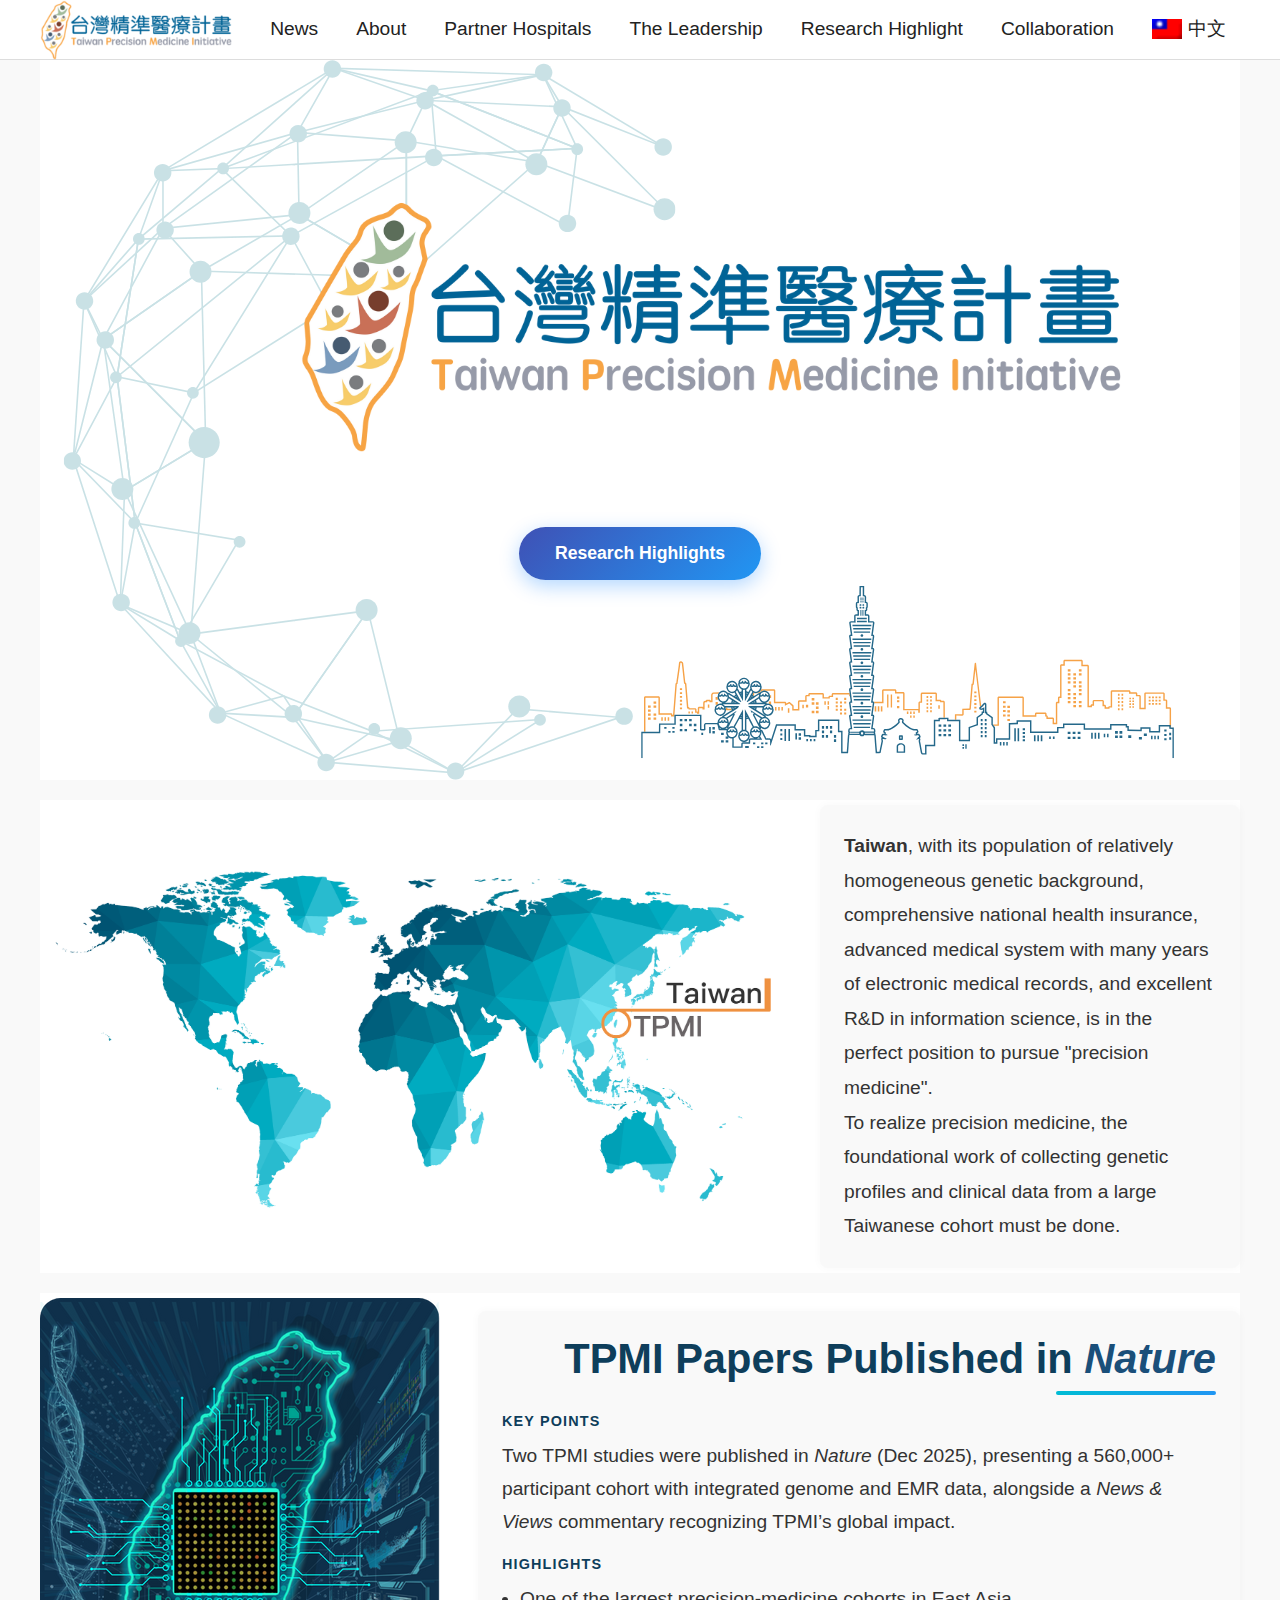
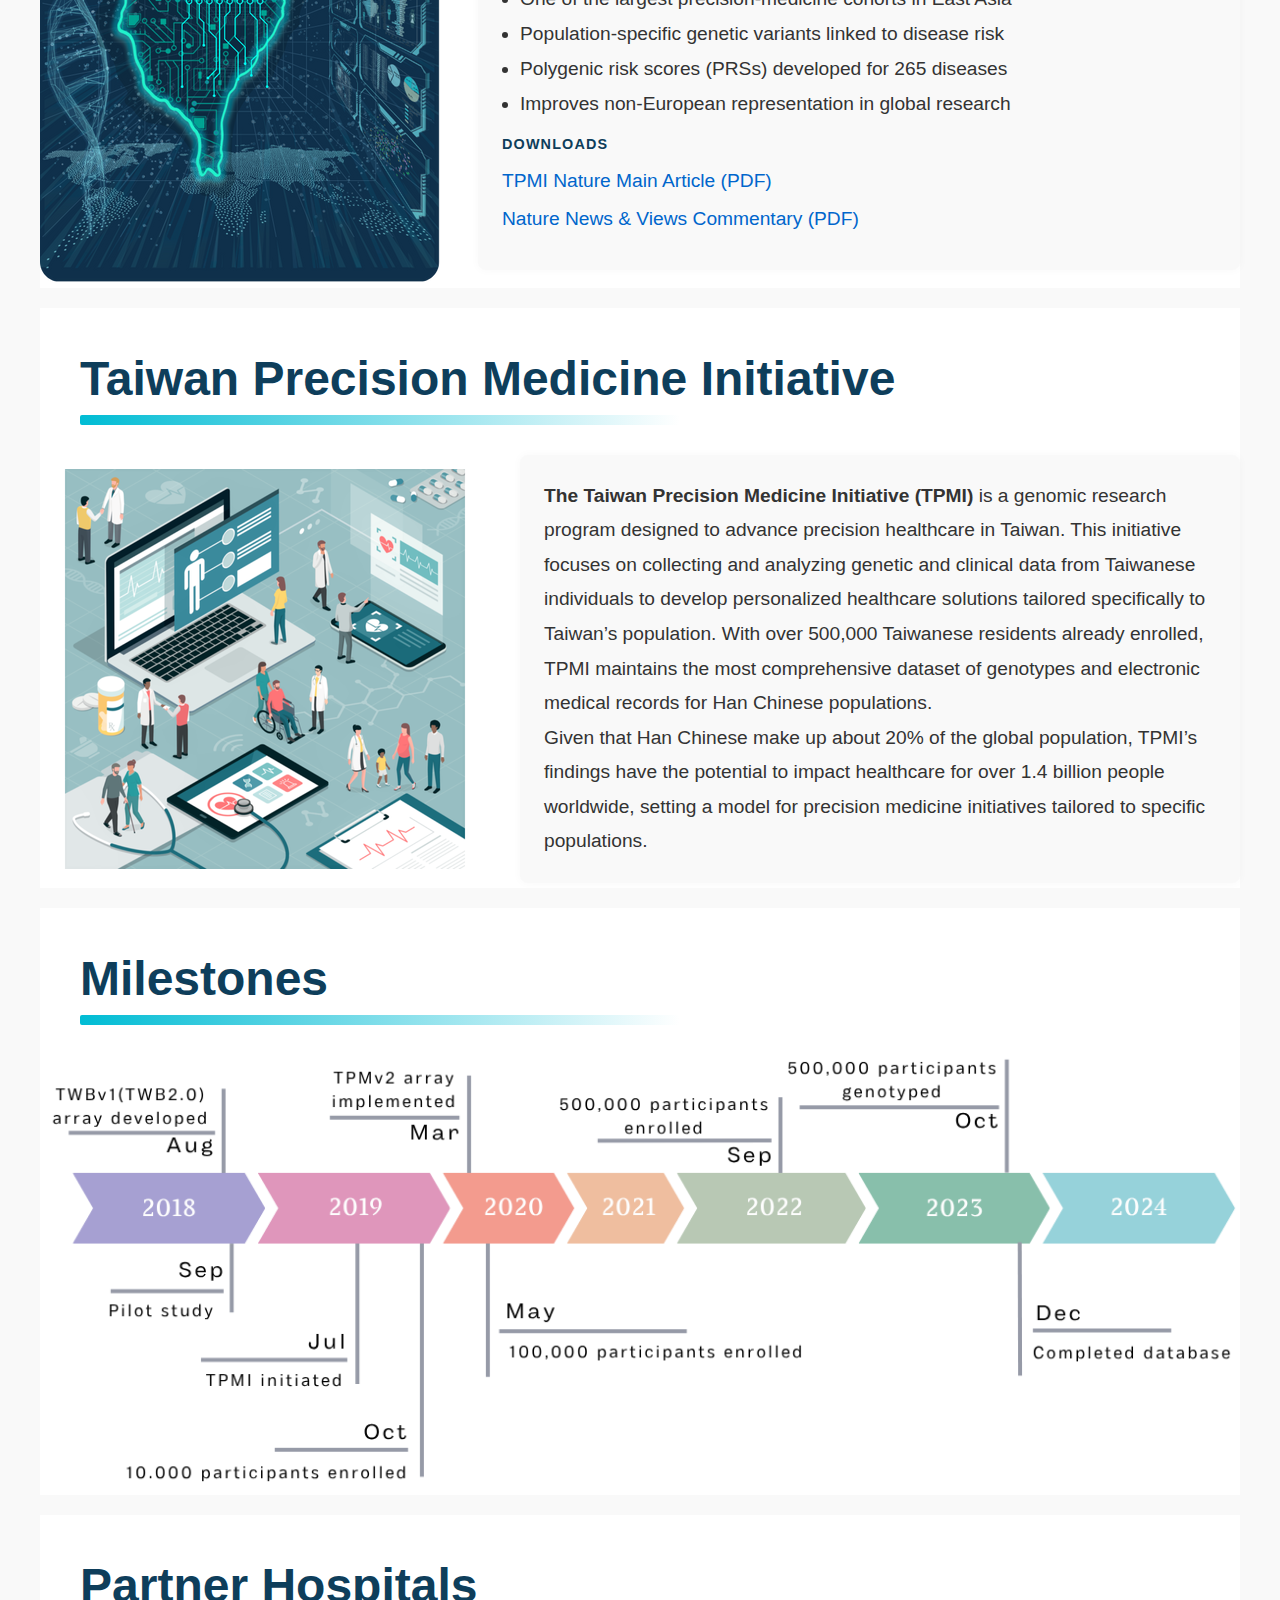
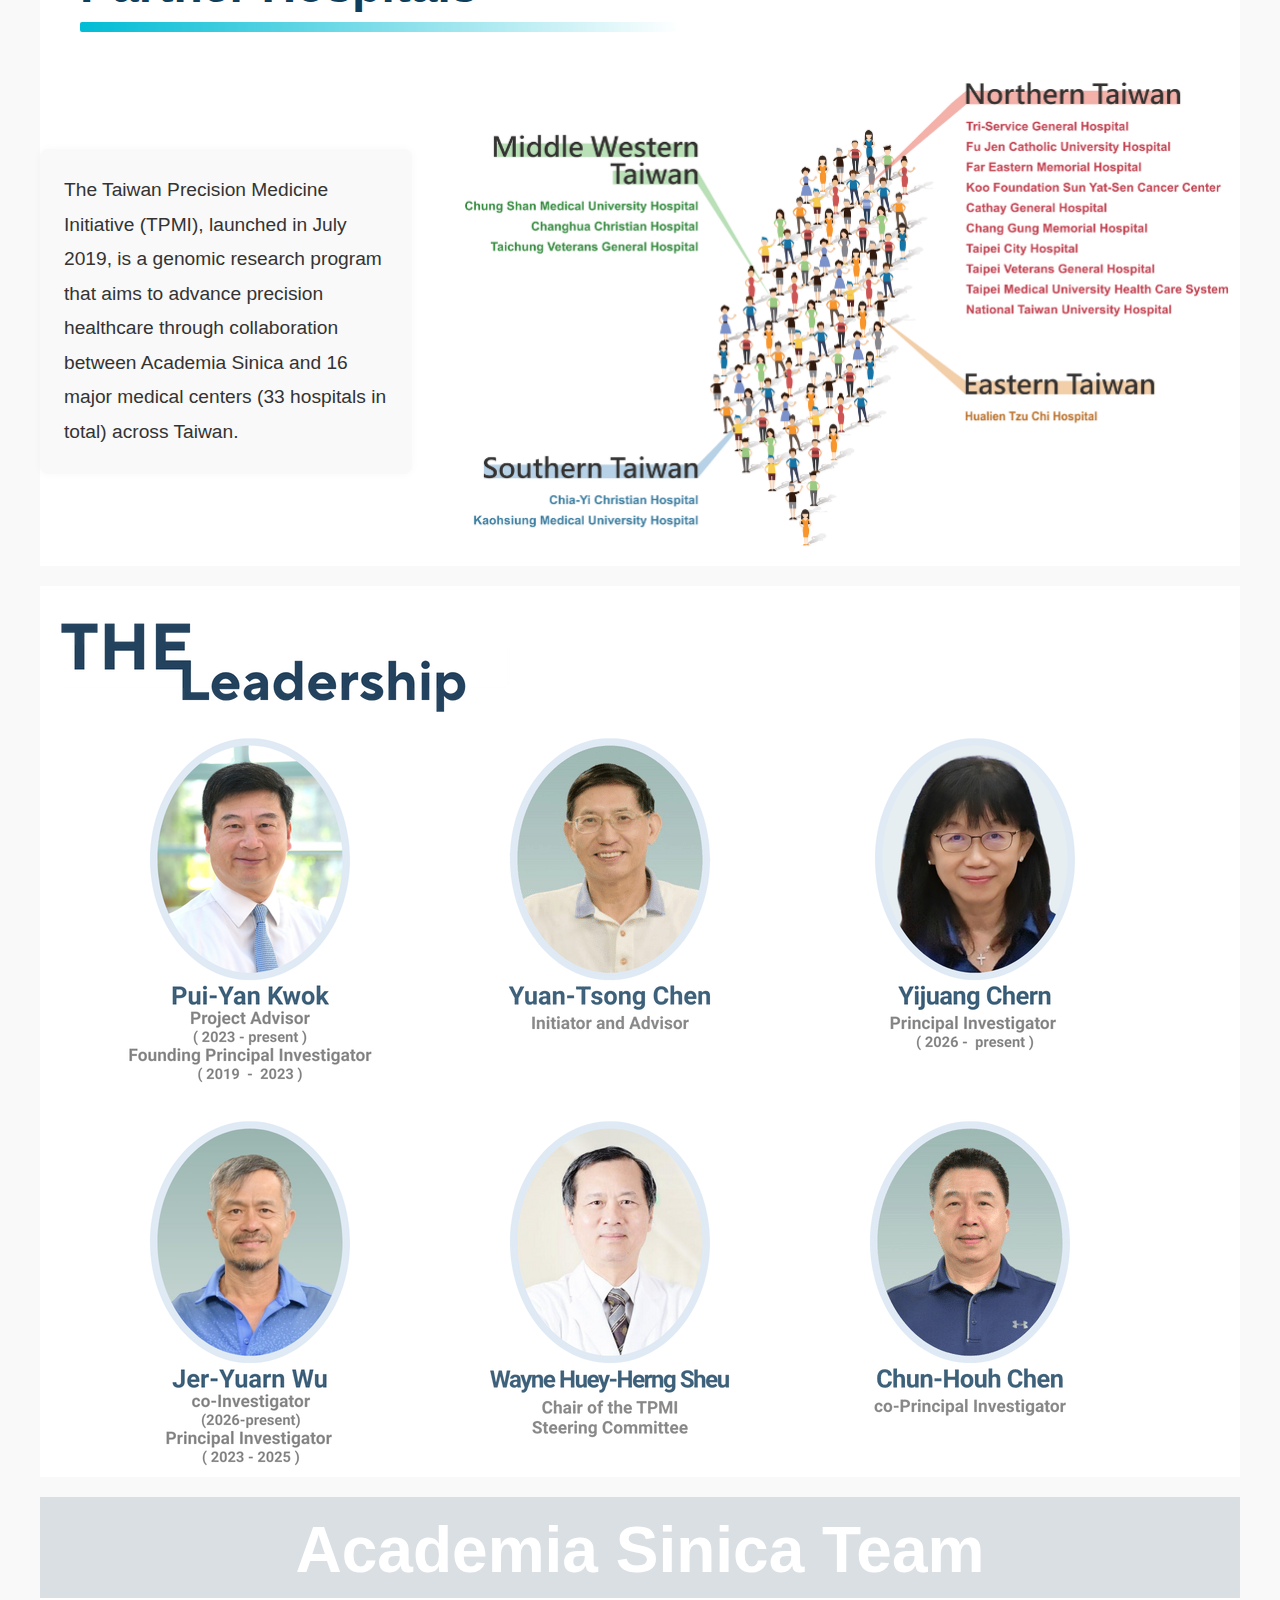
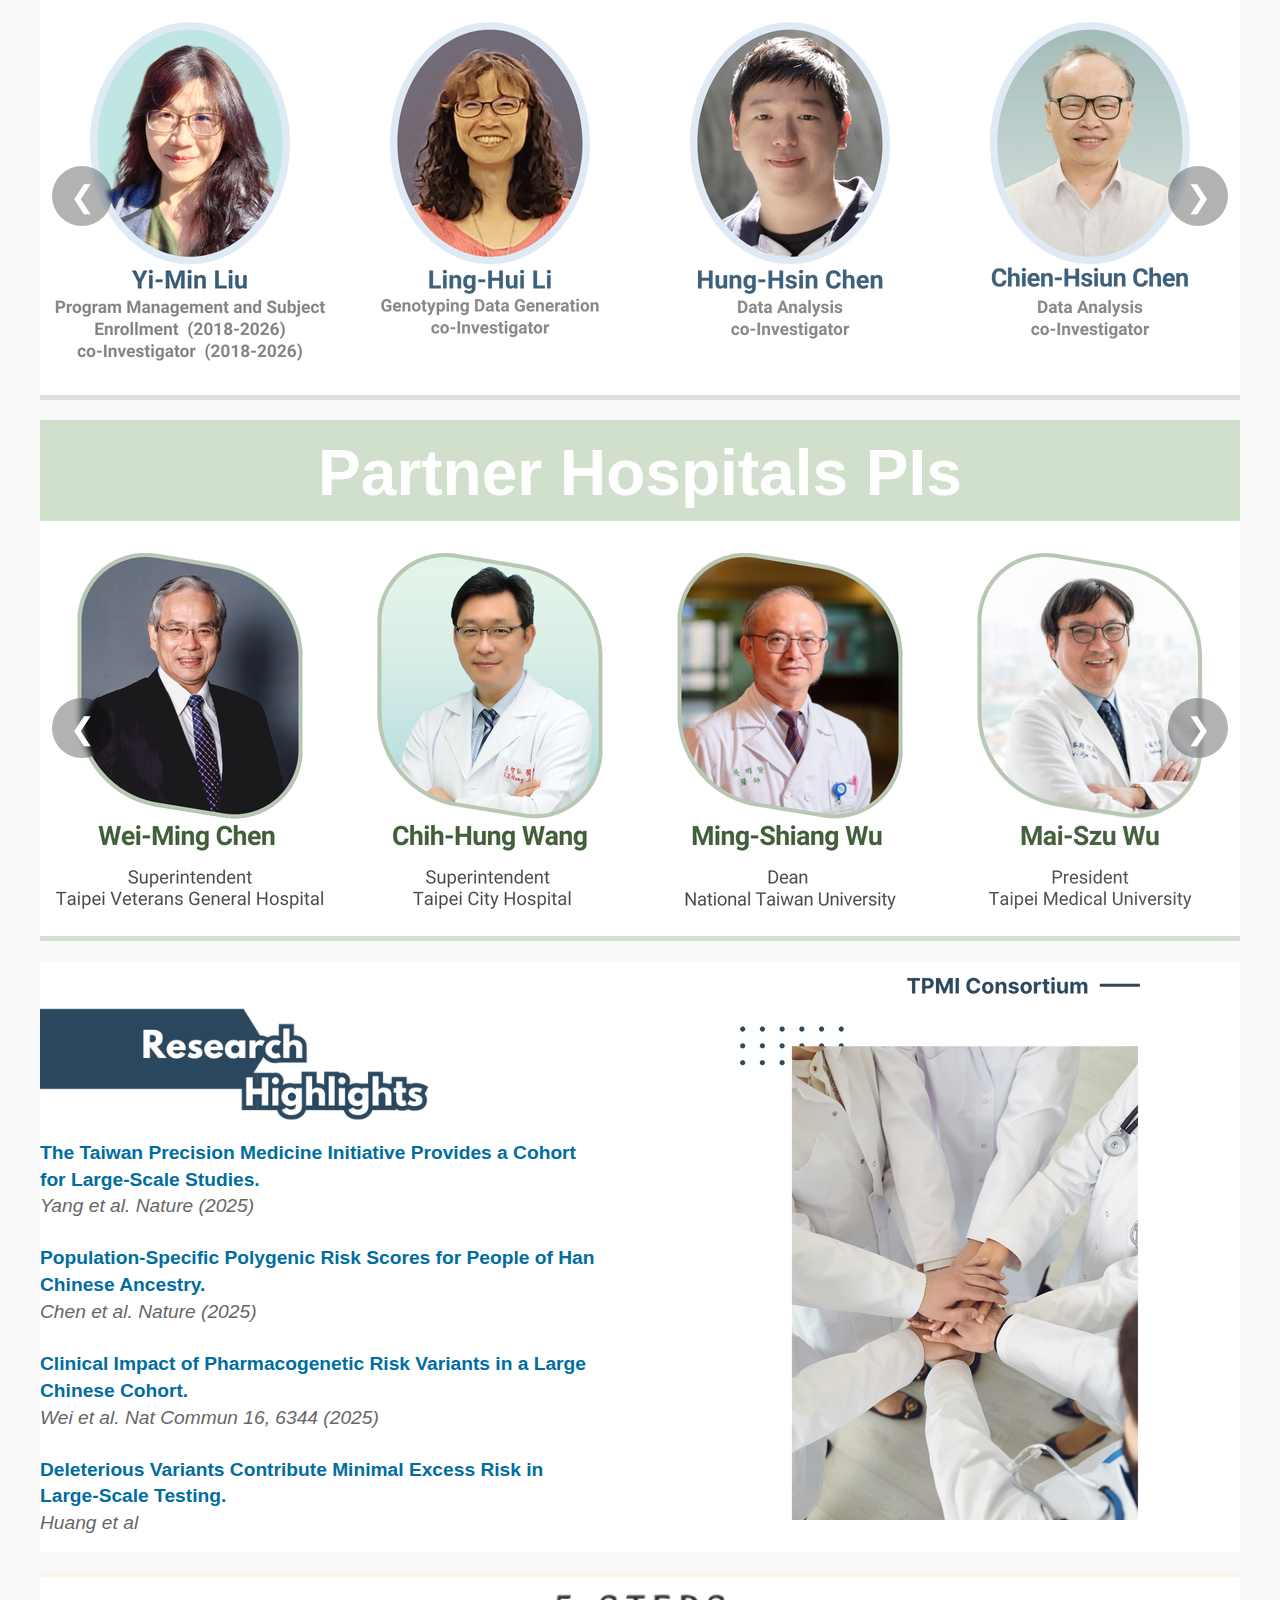
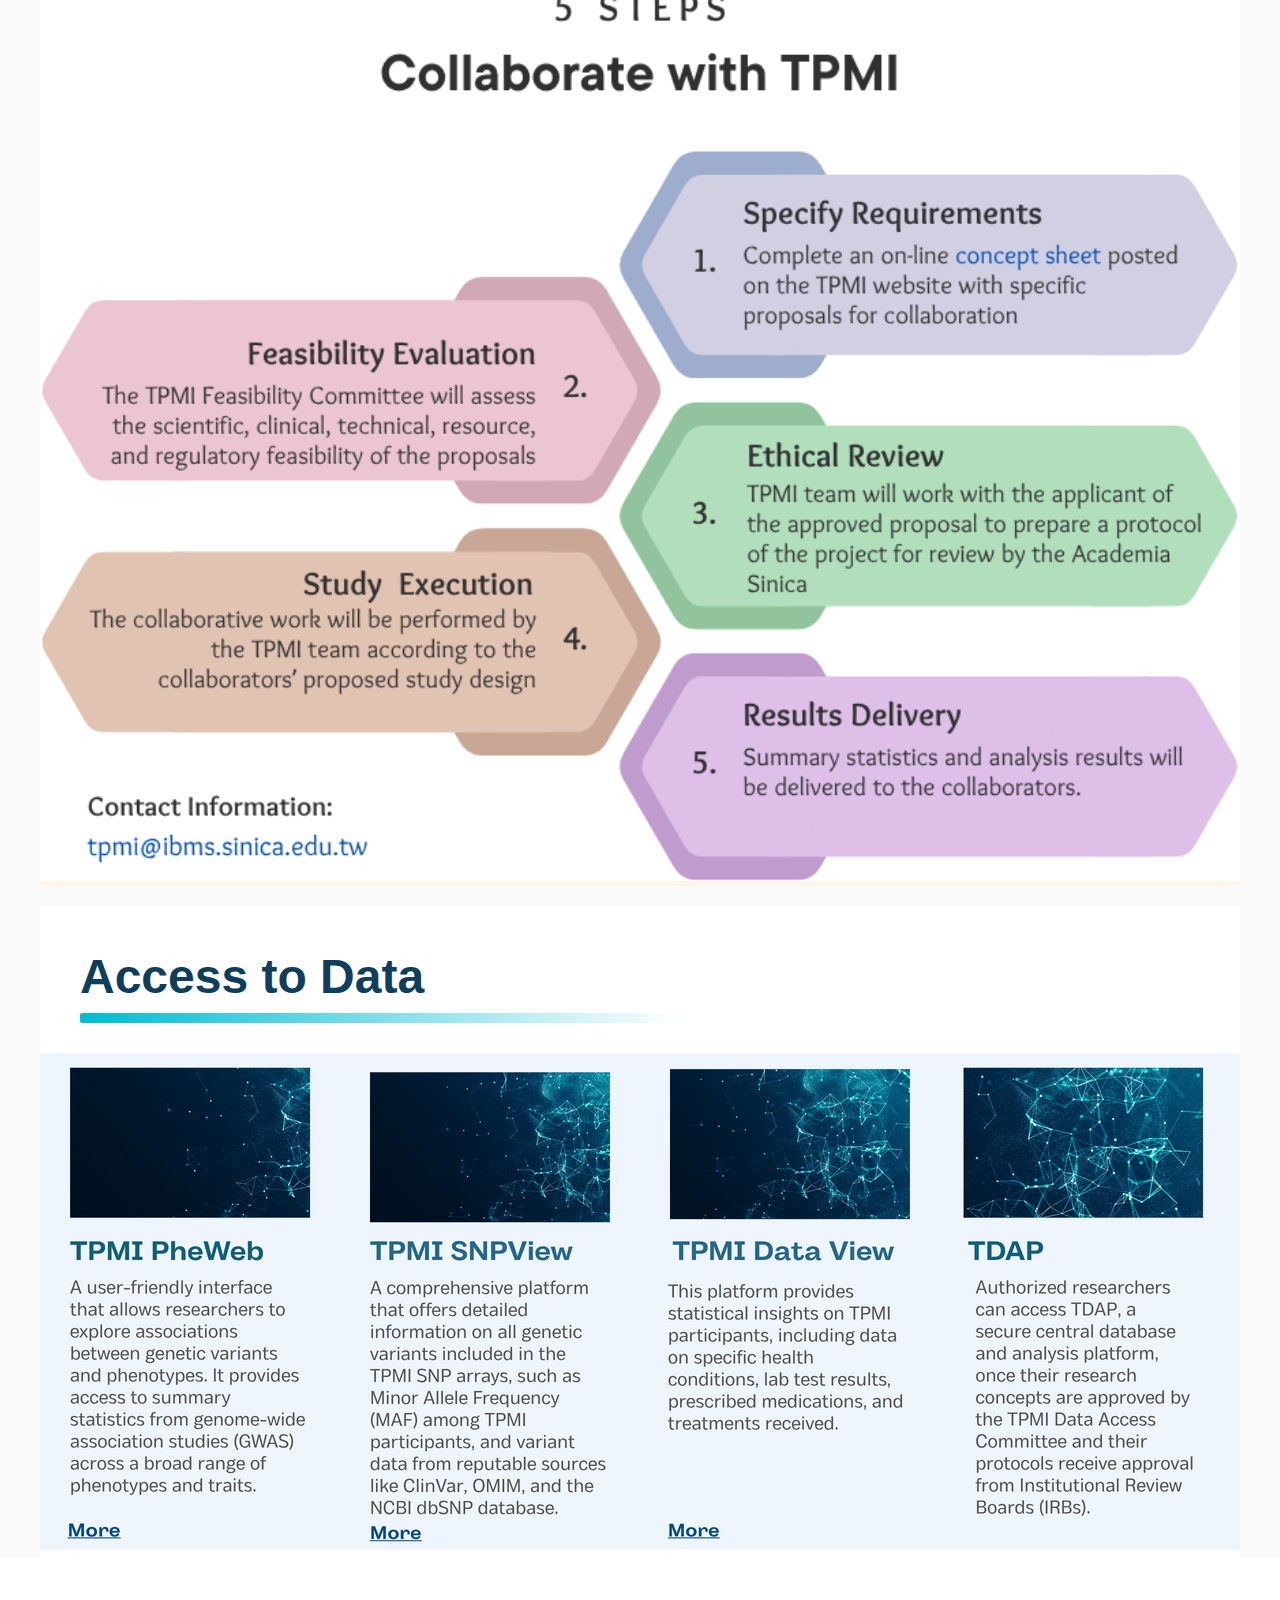
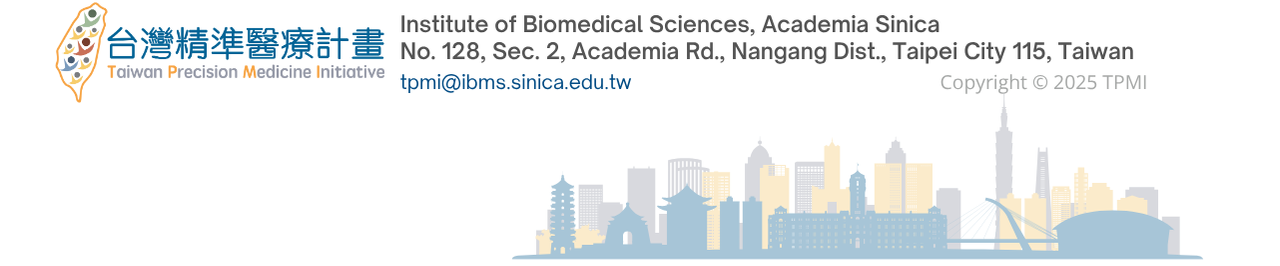
<file: index_old.html>
<!DOCTYPE html>
<html lang="en">
<head>
    <meta charset="UTF-8" />
    <meta name="viewport" content="width=device-width, initial-scale=1" />
    <meta name="description" content="Taiwan Precision Medicine Initiative (TPMI) is a genomic research program designed to advance precision healthcare in Taiwan." />
    <meta name="keywords" content="TPMI, precision medicine, taiwan" />
    <meta http-equiv="Content-Security-Policy" content="default-src 'self'; script-src 'self'; style-src 'self' 'unsafe-inline'; img-src 'self' data:; frame-src 'self' http://googleusercontent.com/youtube.com/" />
    <title>TPMI</title>
    <link rel="stylesheet" href="style.css" />
</head>

<body>
    <header>
        <div class="header-inner">
            <div class="logo">
                <a href="index.html">
                    <img src="images/tpmi_logo.png" alt="TPMI Logo" />
                </a>
            </div>
            <nav id="nav-menu">
				<a href="#news">News</a>
                <a href="#about">About</a>			
                <a href="#partner_hospitals">Partner Hospitals</a>
                <a href="#leadership">The Leadership</a>
				<a href="#research_highlight">Research Highlight</a>
                <a href="#collaboration-steps">Collaboration</a>
                
                <a href="www/home.html" class="english-link">
                    <img src="images/ch.png" alt="Switch to Chinese Website" style="height:20px; vertical-align:middle;" /> 中文
                </a>
            </nav>
            <div class="hamburger" id="hamburger">
                <div></div>
                <div></div>
                <div></div>
            </div>
        </div>
    </header>

    <main>
        <section id="hero">
            <div class="hero-bg">
                <img src="images/top1-desktop.png" alt="Hero Desktop" class="hero-img desktop" />
                <img src="images/top1-mobile.png" alt="Hero Mobile" class="hero-img mobile" />
                <div class="content">
                    <button id="hero-button">Research Highlights</button>
                </div>
            </div>
        </section>

        <section class="image-text-section">
            <div class="content-row">
                <div class="image-box2">
                    <img src="images/tpmi_1_1.png" alt="Left Image" />
                </div>
                <div class="text-box">
                    <p>
                        <strong>Taiwan</strong>, with its population of relatively homogeneous genetic background, comprehensive national health insurance, advanced medical system with many years of electronic medical records, and excellent R&D in information science, is in the perfect position to pursue "precision medicine".
                    </p>
                    <p>
                        To realize precision medicine, the foundational work of collecting genetic profiles and clinical data from a large Taiwanese cohort must be done.
                    </p>
                </div>
            </div>
        </section>
		
		
		
    <section class="image-text-section" id="news">

    
            <div class="content-row">
                <div class="image-box4">
                    <img src="images/news.png" alt="NEWS" />
                </div>
                <div class="text-box">
  <h3 class="news-title">TPMI Papers Published in <em>Nature</em></h3>

  <h4>Key Points</h4>
  <p>
    Two TPMI studies were published in <em>Nature</em> (Dec 2025), presenting a 560,000+ participant
    cohort with integrated genome and EMR data, alongside a <em>News &amp; Views</em> commentary
    recognizing TPMI’s global impact.
  </p>

  <h4>Highlights</h4>
  <ul class="highlights">
    <li>One of the largest precision-medicine cohorts in East Asia</li>
    <li>Population-specific genetic variants linked to disease risk</li>
    <li>Polygenic risk scores (PRSs) developed for 265 diseases</li>
    <li>Improves non-European representation in global research</li>
  </ul>

  <h4>Downloads</h4>
  <ul class="downloads">
    <li>
      <a href="20251204_Nature_TPMI_Cohort.pdf" target="_blank" rel="noopener">
        TPMI Nature Main Article (PDF)
      </a>
    
    </li>
    <li>
      <a href="20251204_Nature_TPMI_News_Views.pdf" target="_blank" rel="noopener">
        Nature News &amp; Views Commentary (PDF)
      </a>
     
    </li>
  </ul>
</div>

            </div>
        </section>
		
		
		
		
		
		
		
		

        <section class="image-text-section" id="about">
            <h2>Taiwan Precision Medicine Initiative</h2>
            <div class="content-row">
                <div class="image-box">
                    <img src="images/tpmi_2_1.png" alt="TPMI Introduction Image" />
                </div>
                <div class="text-box">
                    <p>
                        <strong>The Taiwan Precision Medicine Initiative (TPMI)</strong> is a genomic research program designed to advance precision healthcare in Taiwan. This initiative focuses on collecting and analyzing genetic and clinical data from Taiwanese individuals to develop personalized healthcare solutions tailored specifically to Taiwan’s population. With over 500,000 Taiwanese residents already enrolled, TPMI maintains the most comprehensive dataset of genotypes and electronic medical records for Han Chinese populations.
                    </p>
                    <p>
                        Given that Han Chinese make up about 20% of the global population, TPMI’s findings have the potential to impact healthcare for over 1.4 billion people worldwide, setting a model for precision medicine initiatives tailored to specific populations.
                    </p>
                </div>
            </div>
        </section>

        <section class="milestones">
            <h2>Milestones</h2>
            <div>
                <img src="images/milestones.png" alt="Milestones" />
            </div>
        </section>

        <section class="image-text-section" id="partner_hospitals">
            <h2>Partner Hospitals</h2>
            <div class="content-row">
                <div class="text-box">
                    <p>
                        The Taiwan Precision Medicine Initiative (TPMI), launched in July 2019, is a genomic research program that aims to advance precision healthcare through collaboration between Academia Sinica and 16 major medical centers (33 hospitals in total) across Taiwan.
                    </p>
                </div>
                <div class="image-box3">
                    <img src="images/partner_hospitals.png" alt="Partner Hospitals" />
                </div>
            </div>
        </section>

        <section id="leadership">
            <div class="container">
                <div>
                    <img src="images/leadership.png" alt="The Leadership" loading="lazy">
                </div>
                <div class="leader-grid2">
                    <a href="https://www.ibms.sinica.edu.tw/Pui-Yan-Kwok/en/" target="_blank" class="image-link"><img src="images/as_leader_00.png" alt="Pui-Yan Kwok" loading="lazy"></a>
					 <a href="https://www.ibms.sinica.edu.tw/yuan-tsong-chen/en" target="_blank" class="image-link"><img src="images/as_leader_05.png" alt="Yuan-Tsong Chen" loading="lazy"></a>
					  <a href="https://www.ibms.sinica.edu.tw/yijuang-chern/en/" target="_blank" class="image-link"><img src="images/as_leader_03.png" alt="Yi-Juang Chern" loading="lazy"></a>
					<a href="https://www.ibms.sinica.edu.tw/jer-yuarn-wu/en" target="_blank" class="image-link"><img src="images/as_leader_01.png" alt="Jer-Yuarn Wu" loading="lazy"></a>
                       <a href="https://www.nhri.edu.tw/eng/about/more?id=c2076ca28c574d86bc6838e4c8b85eb7" target="_blank" class="image-link"><img src="images/as_leader_04.png" alt="Wayne Huey-Herng Sheu" loading="lazy"></a>
      
	  <a href="https://www.stat.sinica.edu.tw/eng/index.php?act=researcher_manager&code=view&member=5" target="_blank" class="image-link"><img src="images/as_leader_02.png" alt="Chun-Houh Chen" loading="lazy"></a>
             
                
				
                </div>
            </div>
        </section>

        <section id="gallery-swiper-1" class="carousel-section">
            <h3>Academia Sinica Team</h3>
            <div class="carousel-container">
                <button class="carousel-button left">&#10094;</button>
                <div class="carousel-track">
				<div class="carousel-item"><a href="https://scholar.google.com/citations?hl=zh-TW&user=ZLE53hgAAAAJ&view_op=list_works&sortby=pubdate" target="_blank" class="image-link"><img src="images/as_leader_08.png" alt="YI-MIN LIU"></a></div>
                    <div class="carousel-item"><a href="https://www.ibms.sinica.edu.tw/ling-hui-li/en" target="_blank" class="image-link"><img src="images/as_leader_09.png" alt="Ling-Hui Li"></a></div>
                    <div class="carousel-item"><a href="https://www.ibms.sinica.edu.tw/hung-hsin-chen/en" target="_blank" class="image-link"><img src="images/as_leader_10.png" alt="Hung-Hsin Chen"></a></div>
                    <div class="carousel-item"><a href="https://www.ibms.sinica.edu.tw/chien-hsiun-chen/en/" target="_blank" class="image-link"><img src="images/as_leader_11.png" alt="Chien-Hsiun Chen"></a></div>
                    <div class="carousel-item"><a href="https://www.ibms.sinica.edu.tw/cathy-fann/en" target="_blank"><img src="images/as_leader_12.png" alt="Cathy S.J. Fann"></a></div>
                    <div class="carousel-item"><a href="https://www.stat.sinica.edu.tw/eng/index.php?act=researcher_manager&code=view&member=28" target="_blank" class="image-link"><img src="images/as_leader_13.png" alt="Hsin-Chou Yang"></a></div>
                    <div class="carousel-item"><a href="https://www.stat.sinica.edu.tw/eng/index.php?act=researcher_manager&code=view&member=13" target="_blank" class="image-link"><img src="images/as_leader_14.png" alt="Yen-Tsung Huang"></a></div>
                    <div class="carousel-item"><a href="https://www.ibms.sinica.edu.tw/yungling-lee/en" target="_blank" class="image-link"><img src="images/as_leader_15.png" alt="Yung-Ling Lee"></a></div>
                    <div class="carousel-item"><a href="https://www.ibms.sinica.edu.tw/yi-shuian-huang/en" target="_blank" class="image-link"><img src="images/as_leader_16.png" alt="Yi-Shuian Huang"></a></div>
                    <div class="carousel-item"><a href="https://www.ibms.sinica.edu.tw/chih-cheng-chen/en" target="_blank" class="image-link"><img src="images/as_leader_17.png" alt="Chih-Cheng Chen"></a></div>
 <div class="carousel-item"><a href="https://www.econ.sinica.edu.tw/members/10" target="_blank" class="image-link"><img src="images/as_leader_06.png" alt="Kam-Hon Kan" loading="lazy"></a></div>
                  <div class="carousel-item">  <a href="https://www.ea.sinica.edu.tw/people/Chih-hsing-Ho.aspx" target="_blank" class="image-link"><img src="images/as_leader_07.png" alt="Chih-Hsing Ho" loading="lazy"></a>    </div>               


				   <div class="carousel-item"><a href="https://www.ibms.sinica.edu.tw/yi-cheng-chang/en/" target="_blank" class="image-link"><img src="images/as_leader_18.png" alt="Yi-Cheng Chang"></a></div>
                </div>
                <button class="carousel-button right">&#10095;</button>
            </div>
        </section>

        <section id="gallery-swiper-2" class="carousel-section">
            <h3>Partner Hospitals PIs</h3>
            <div class="carousel-container">
                <button class="carousel-button left">&#10094;</button>
                <div class="carousel-track">
				  <div class="carousel-item"><img src="images/hospital_leader_001.png" alt="Partner Hospital PI 001"></div>
				    <div class="carousel-item"><img src="images/hospital_leader_002.png" alt="Partner Hospital PI 002"></div>
					  <div class="carousel-item"><img src="images/hospital_leader_003.png" alt="Partner Hospital PI 003"></div>
                    <div class="carousel-item"><img src="images/hospital_leader_1.png" alt="Partner Hospital PI 1"></div>
                    <div class="carousel-item"><img src="images/hospital_leader_2.png" alt="Partner Hospital PI 2"></div>
                    <div class="carousel-item"><img src="images/hospital_leader_3.png" alt="Partner Hospital PI 3"></div>
                    <div class="carousel-item"><img src="images/hospital_leader_4.png" alt="Partner Hospital PI 4"></div>
                    <div class="carousel-item"><img src="images/hospital_leader_5.png" alt="Partner Hospital PI 5"></div>
                    <div class="carousel-item"><img src="images/hospital_leader_6.png" alt="Partner Hospital PI 6"></div>
                    <div class="carousel-item"><img src="images/hospital_leader_7.png" alt="Partner Hospital PI 7"></div>
                    <div class="carousel-item"><img src="images/hospital_leader_8.png" alt="Partner Hospital PI 8"></div>
                    <div class="carousel-item"><img src="images/hospital_leader_9.png" alt="Partner Hospital PI 9"></div>
                    <div class="carousel-item"><img src="images/hospital_leader_10.png" alt="Partner Hospital PI 10"></div>
                    <div class="carousel-item"><img src="images/hospital_leader_11.png" alt="Partner Hospital PI 11"></div>
                    <div class="carousel-item"><img src="images/hospital_leader_12.png" alt="Partner Hospital PI 12"></div>
                    <div class="carousel-item"><img src="images/hospital_leader_13.png" alt="Partner Hospital PI 13"></div>
                    <div class="carousel-item"><img src="images/hospital_leader_14.png" alt="Partner Hospital PI 14"></div>
                    <div class="carousel-item"><img src="images/hospital_leader_15.png" alt="Partner Hospital PI 15"></div>
                    <div class="carousel-item"><img src="images/hospital_leader_16.png" alt="Partner Hospital PI 16"></div>
                    <div class="carousel-item"><img src="images/hospital_leader_17.png" alt="Partner Hospital PI 17"></div>
                    <div class="carousel-item"><img src="images/hospital_leader_18.png" alt="Partner Hospital PI 18"></div>
                    <div class="carousel-item"><img src="images/hospital_leader_19.png" alt="Partner Hospital PI 19"></div>
                    <div class="carousel-item"><img src="images/hospital_leader_20.png" alt="Partner Hospital PI 20"></div>
                    <div class="carousel-item"><img src="images/hospital_leader_21.png" alt="Partner Hospital PI 21"></div>
                    <div class="carousel-item"><img src="images/hospital_leader_22.png" alt="Partner Hospital PI 22"></div>
                    <div class="carousel-item"><img src="images/hospital_leader_23.png" alt="Partner Hospital PI 23"></div>
                    <div class="carousel-item"><img src="images/hospital_leader_24.png" alt="Partner Hospital PI 24"></div>
                    <div class="carousel-item"><img src="images/hospital_leader_25.png" alt="Partner Hospital PI 25"></div>
                    <div class="carousel-item"><img src="images/hospital_leader_26.png" alt="Partner Hospital PI 26"></div>
                    <div class="carousel-item"><img src="images/hospital_leader_27.png" alt="Partner Hospital PI 27"></div>
                </div>
                <button class="carousel-button right">&#10095;</button>
            </div>
        </section>



        <section class="content-with-image-section" id="research_highlight">
            <div class="container">
                <div class="text-content">
                    <div class="top-image-wrapper">
                        <img src="images/research-2.png" alt="Description of first image" />
                    </div>
                    <div class="text-row">
                        <p><a href="https://www.nature.com/articles/s41586-025-09680-x" target="_blank"  >The Taiwan Precision Medicine Initiative Provides a Cohort for Large-Scale Studies.<br><span class="authors">Yang et al. Nature (2025)</span></a></p>
                    </div>
                    <div class="text-row">
                        <p><a href="https://www.nature.com/articles/s41586-025-09350-y" target="_blank"  >Population-Specific Polygenic Risk Scores for People of Han Chinese Ancestry.<br><span class="authors">Chen et al. Nature (2025)</span></a></p>
                    </div>
                    <div class="text-row">
                        <p><a href="https://www.nature.com/articles/s41467-025-61644-x" target="_blank" >Clinical Impact of Pharmacogenetic Risk Variants in a Large Chinese Cohort.<br><span class="authors">Wei et al. Nat Commun 16, 6344 (2025)</span></a></p>
                    </div>
                    <div class="text-row">
                        <p><a href="https://doi.org/10.1101/2024.10.21.24315653" target="_blank">Deleterious Variants Contribute Minimal Excess Risk in Large-Scale Testing.<br><span class="authors">Huang et al</span></a></p>
                    </div>
                </div>
                <div class="image-content">
                    <img src="images/research-1.png" alt="Description of large image" class="large-image" />
                </div>
            </div>
        </section>



	
	
	
	<section id="collaboration-steps">
    <div class="collaboration-container">
        <img src="images/collaboration.png" alt="與 TPMI 合作的五個步驟流程圖" style="display: block; width: 100%; height: auto;">
        
        <div class="link-overlay">
            <a href="TPMI_Concept_Sheet_Application_Form_v1.docx" class="concept-sheet-link" target="_blank" rel="noopener noreferrer" title="下載 Concept Sheet 申請表"></a>
            <a href="mailto:tpmi@ibms.sinica.edu.tw" class="contact-email-link" title="寄信至 tpmi@ibms.sinica.edu.tw"></a>
        </div>
        
  
    </div>
</section>
	


</section>
        <section id="access_to_data" class="data_snapshots">
            <h2>Access to Data</h2>
            <div class="image-grid">
                <a href="https://pheweb.ibms.sinica.edu.tw/" target="_blank"><img src="images/access_to_data_1.png" alt="PheWeb Platform" /></a>
                <a href="https://tdap.ibms.sinica.edu.tw/snpview/" target="_blank"><img src="images/access_to_data_2.png" alt="SNPView Platform" /></a>
                <a href="https://dataview.ibms.sinica.edu.tw/" target="_blank"><img src="images/access_to_data_3.png" alt="DataView Platform" /></a>
                <a><img src="images/access_to_data_4.png" alt="Coming Soon Platform" /></a>
            </div>
        </section>
    </main>

    <footer>
        <img src="images/footer_1.png" alt="footer Desktop" class="hero-img desktop" />
        <img src="images/footer_2.png" alt="footer Mobile" class="hero-img mobile" />
    </footer>

    <script src="script.js"></script>
</body>
</html>
</file>
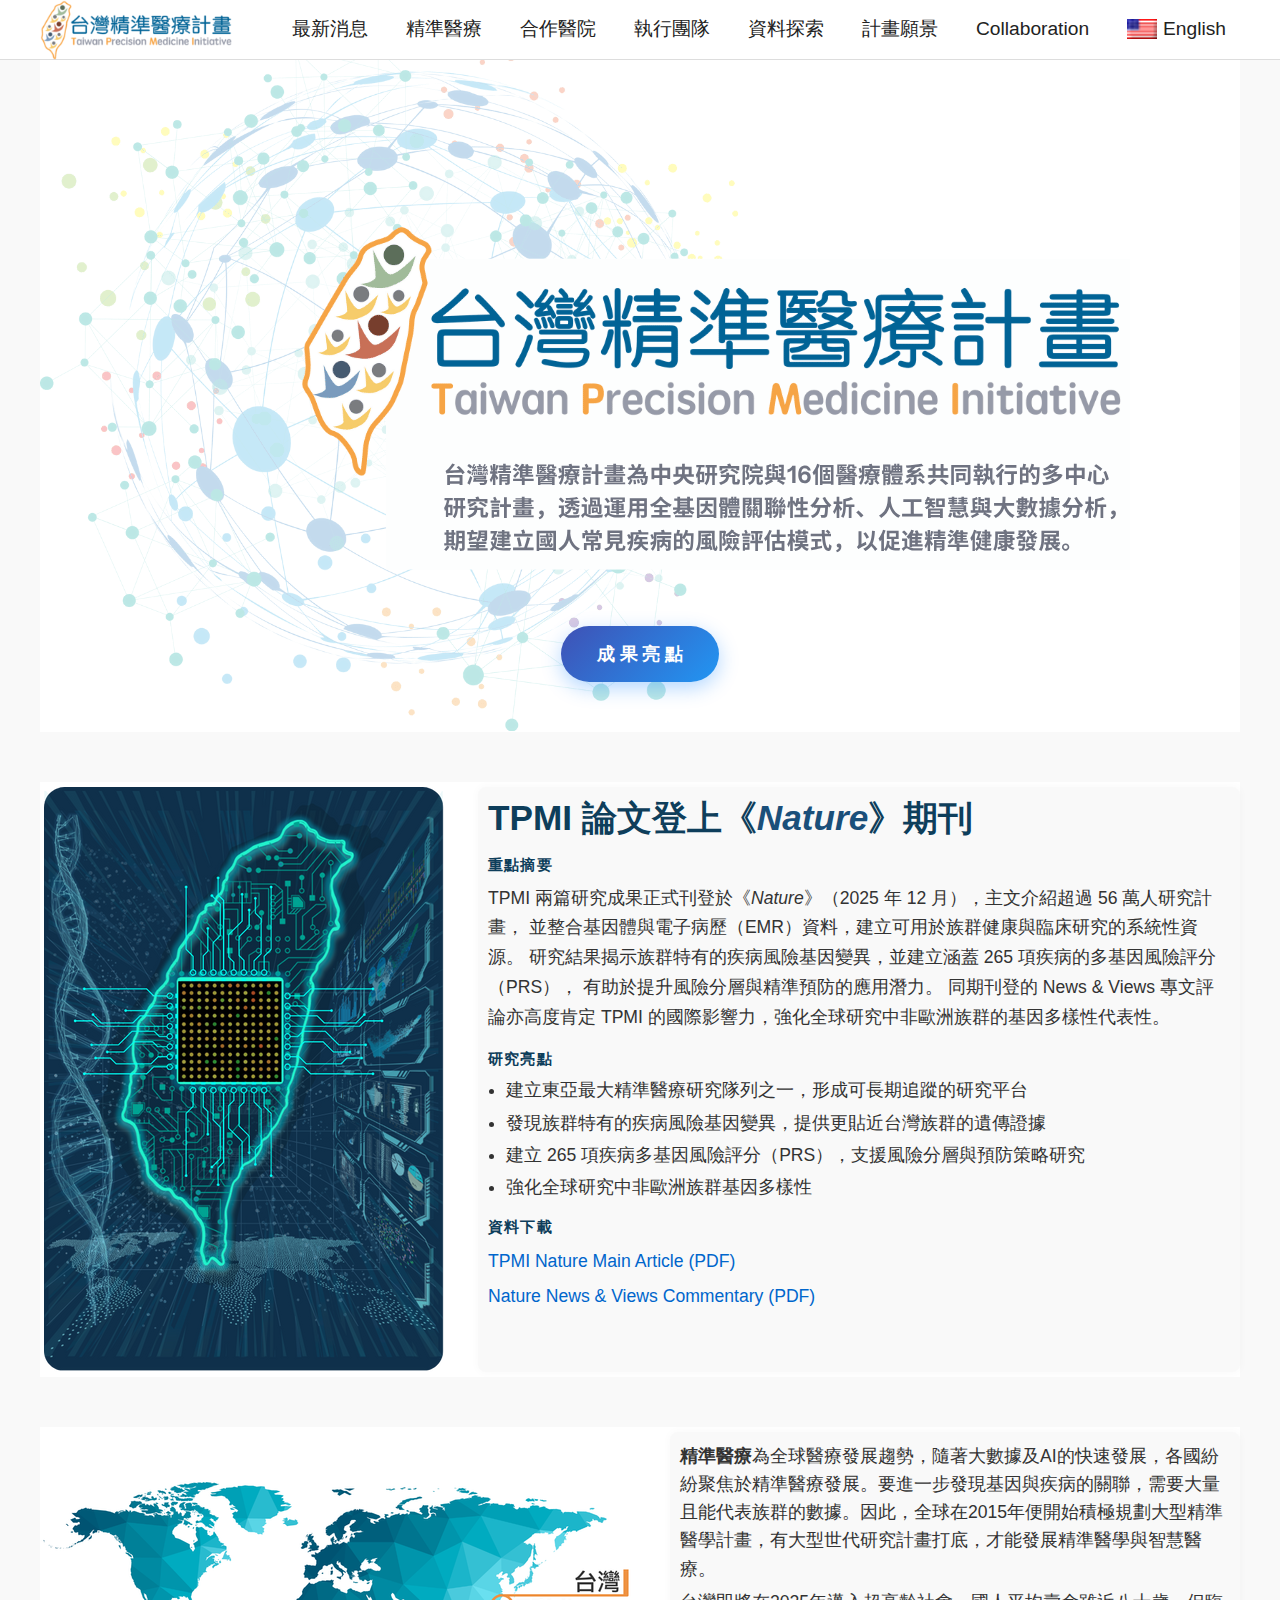
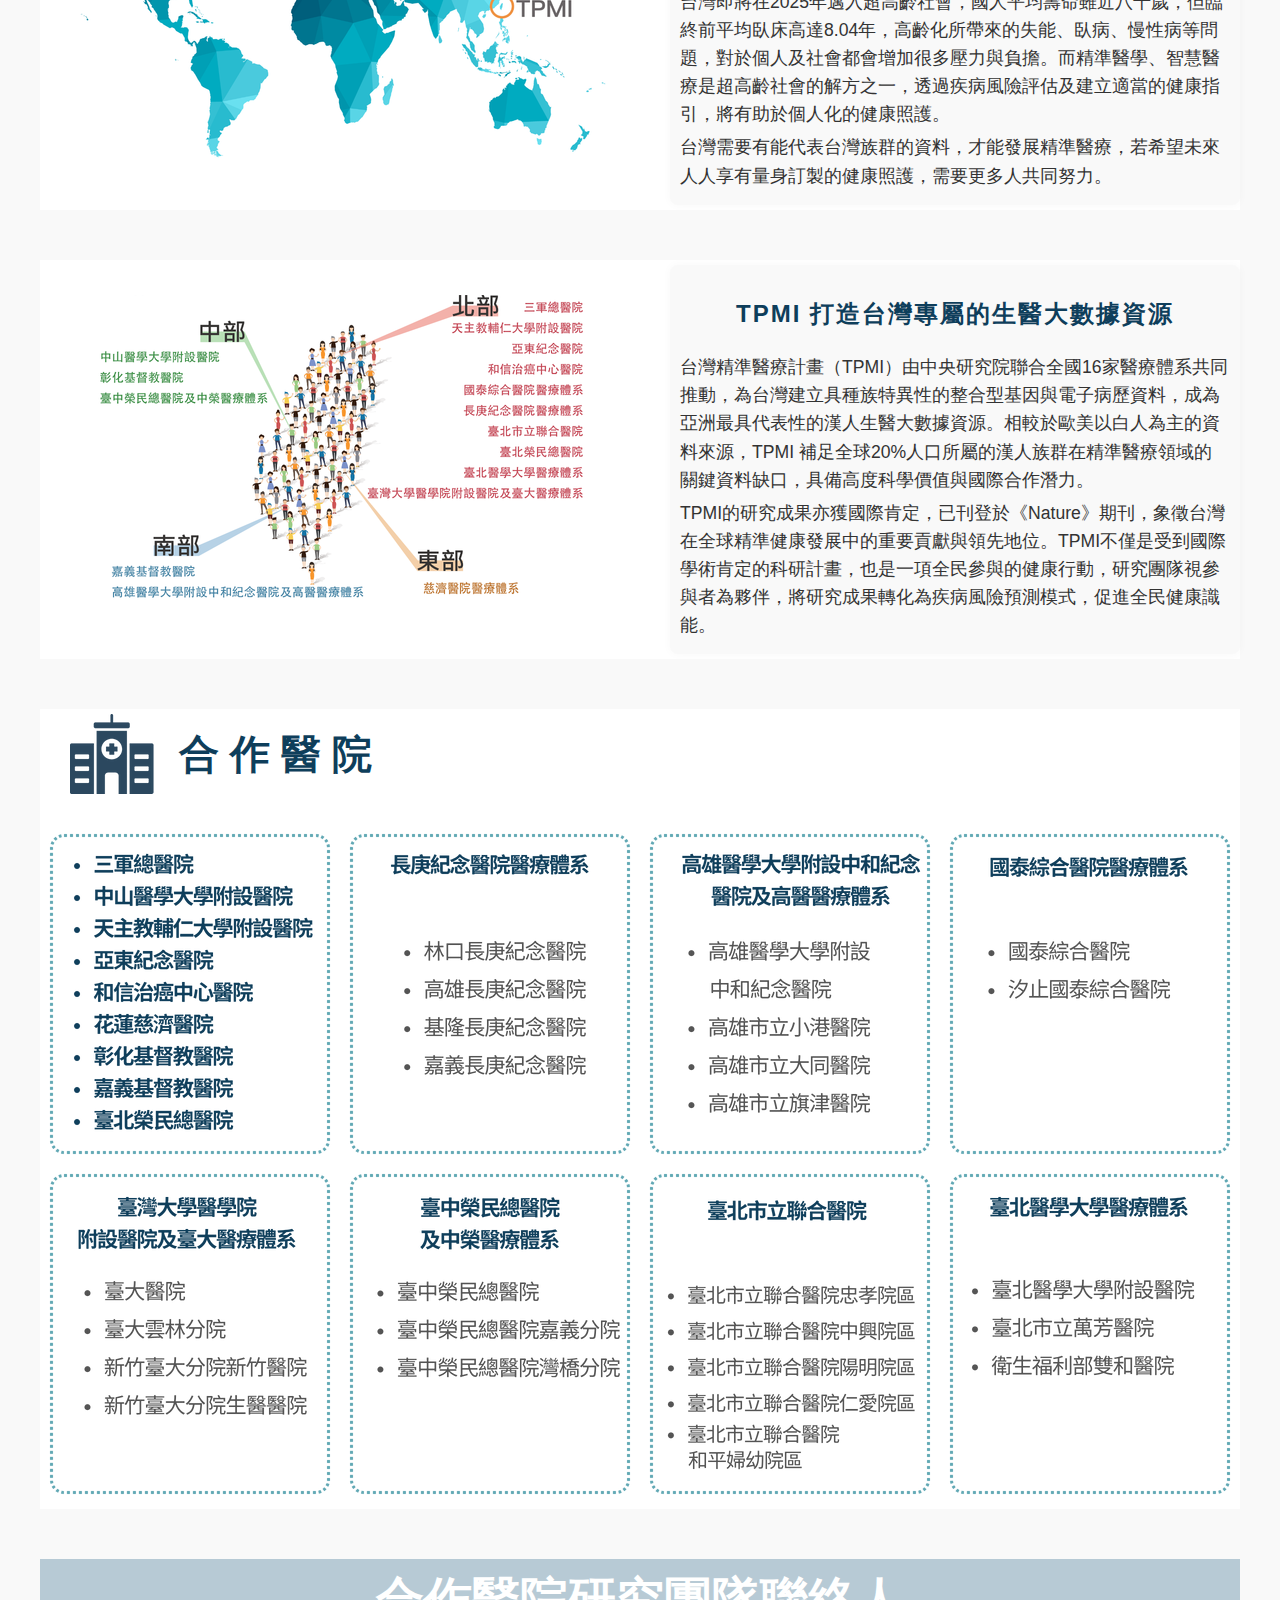
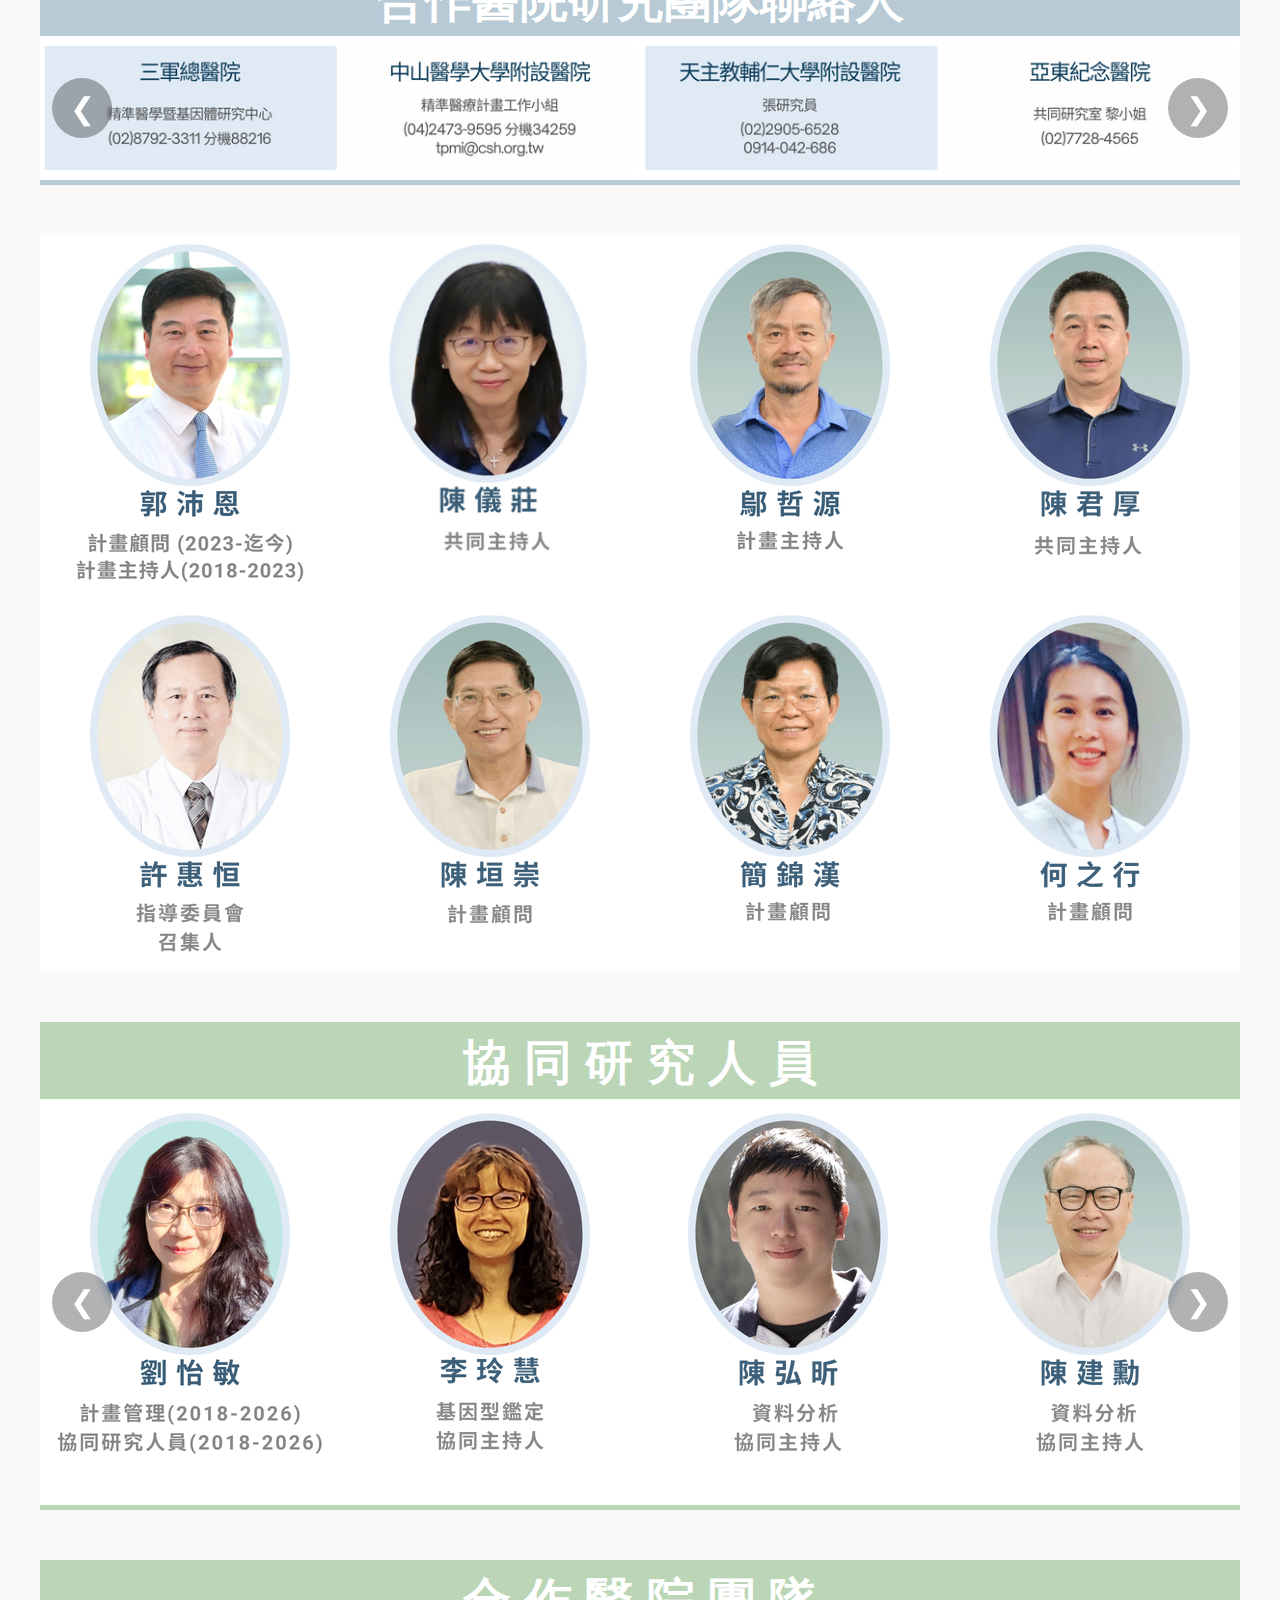
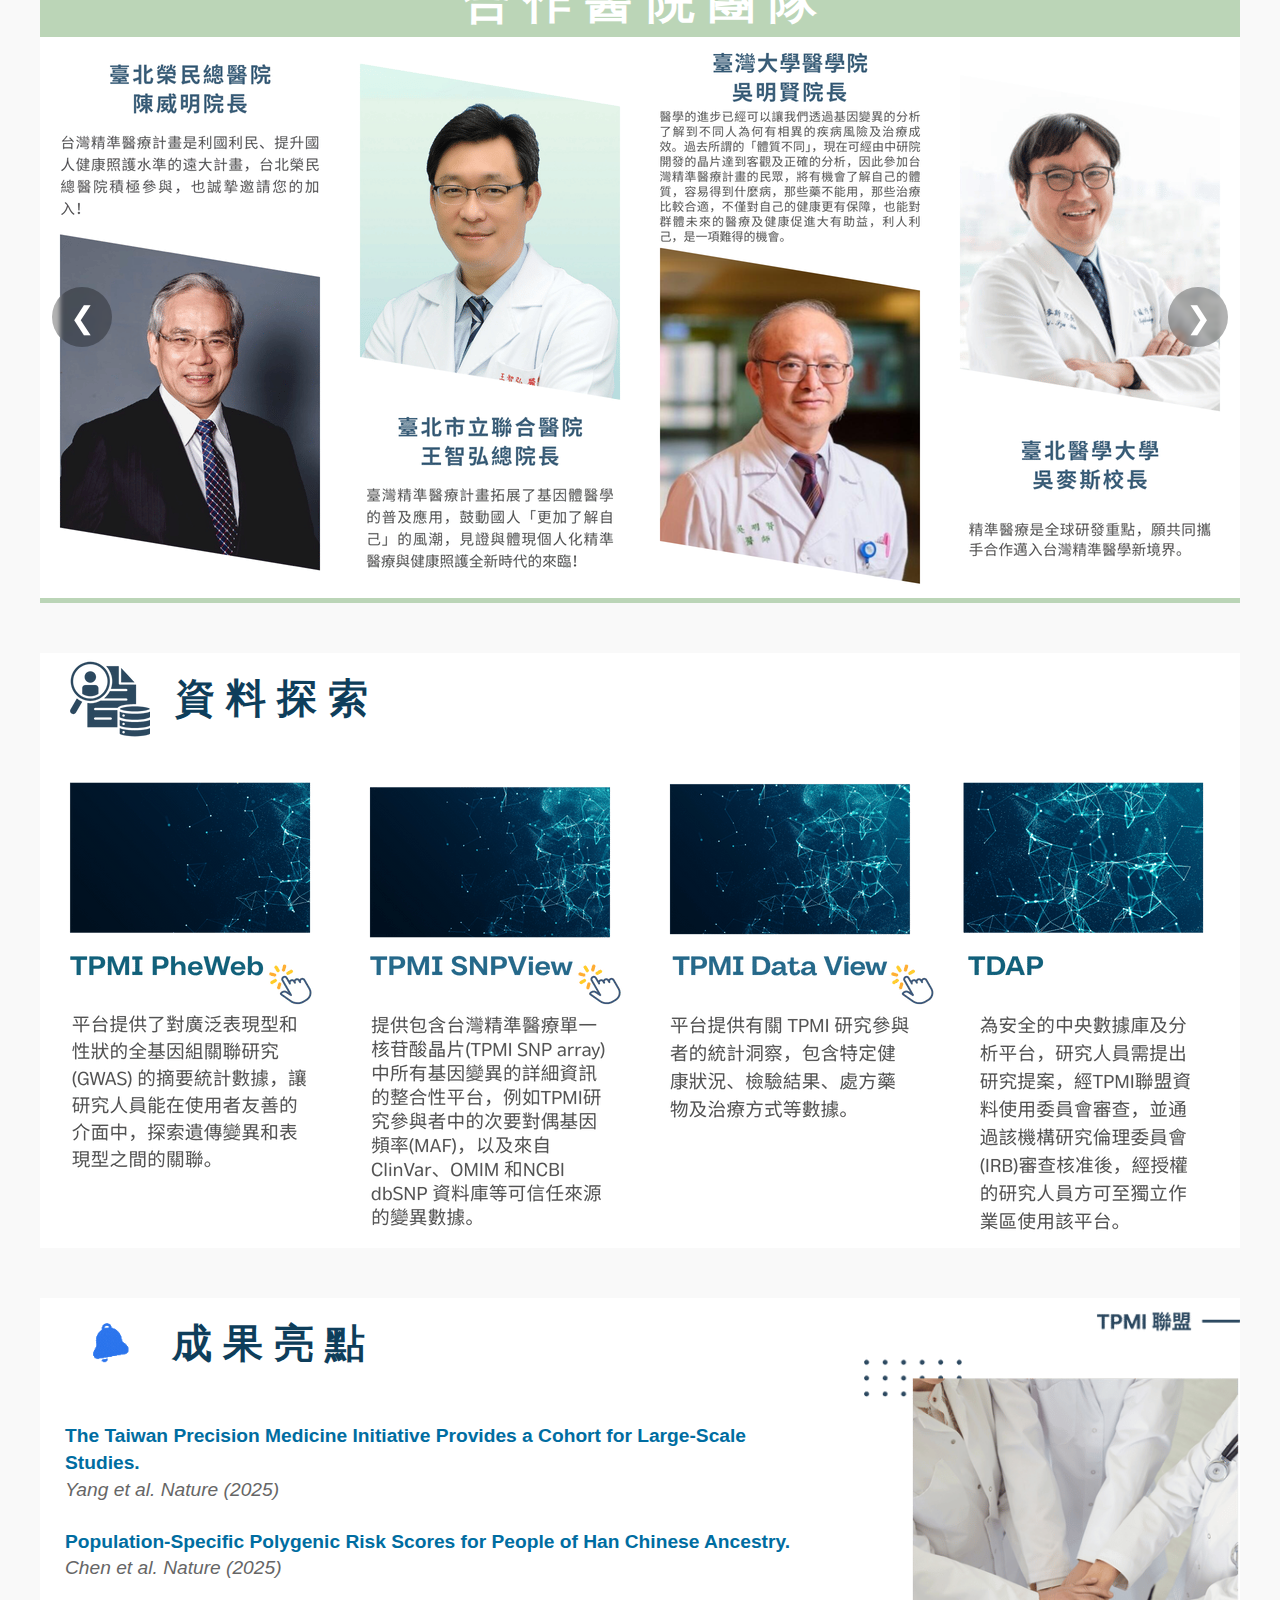
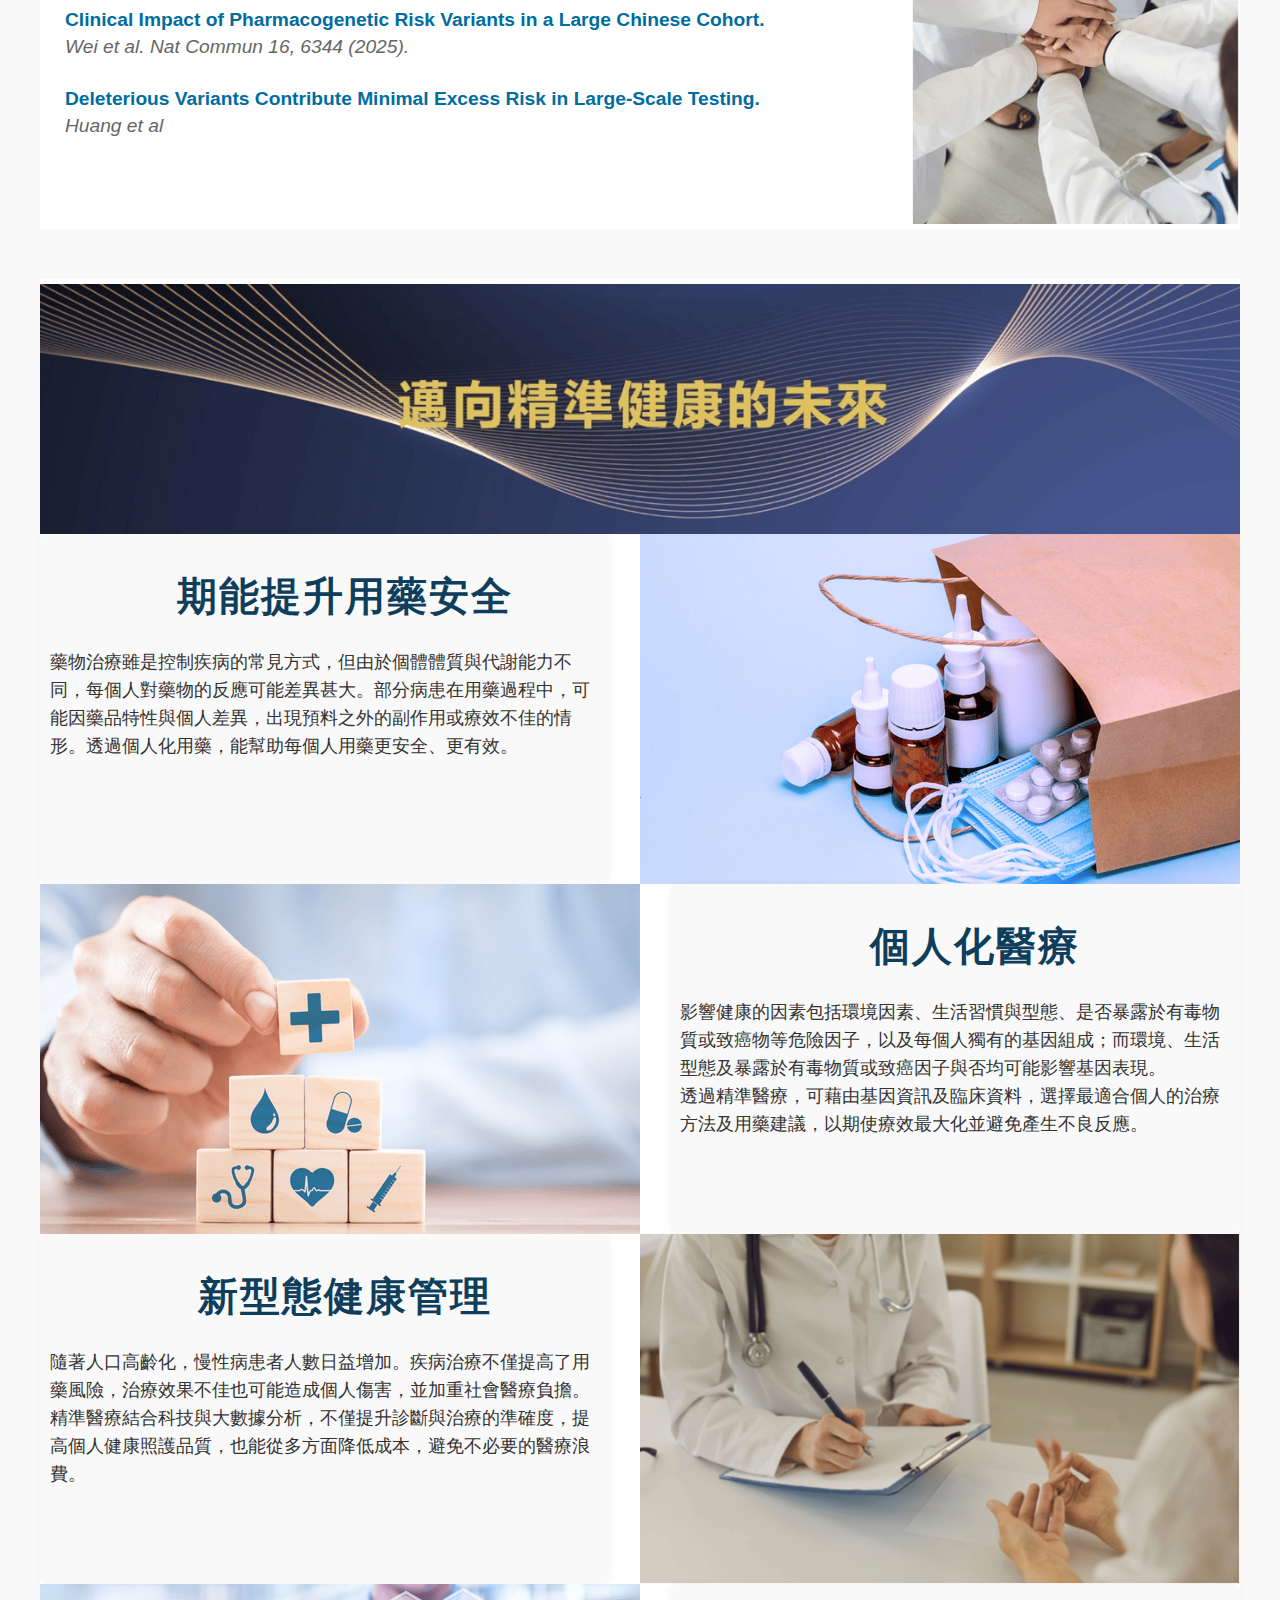
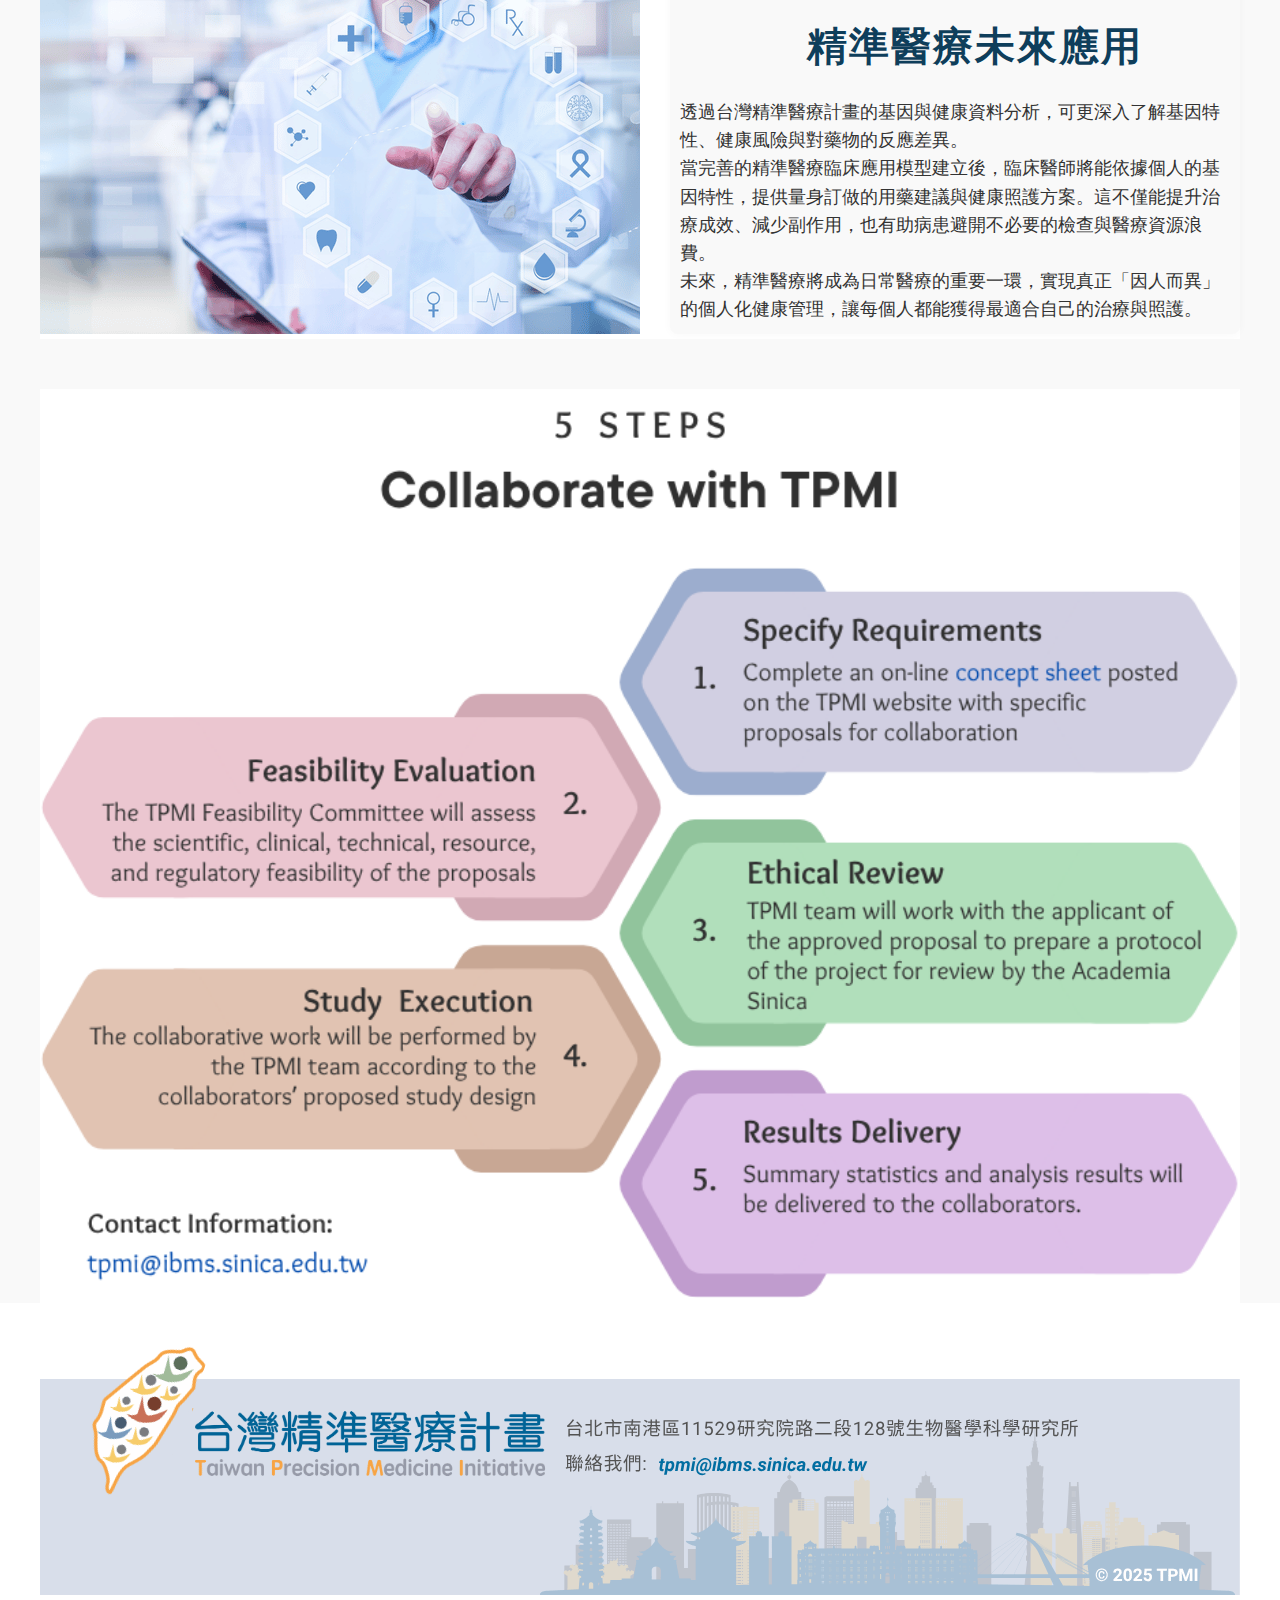
<file: www/home.html>
<!DOCTYPE html>
<html lang="zh-Hant">
<head>
    <meta charset="UTF-8" />
    <meta name="viewport" content="width=device-width, initial-scale=1" />
    <meta name="description" content="台灣精準醫療計畫 (TPMI) 提供個人化醫療與健康照護方案，了解計畫願景、執行團隊、合作醫院及最新研究成果。">
    <meta name="keywords" content="TPMI, 台灣精準醫療計畫, 精準醫療, 基因檢測, 個人化醫療, 健康照護">
    <meta http-equiv="Content-Security-Policy" content="default-src 'self'; script-src 'self'; style-src 'self' 'unsafe-inline'; img-src 'self' data:; frame-src 'self' http://googleusercontent.com/youtube.com/">
    <title>TPMI 台灣精準醫療計畫</title>
    <link rel="stylesheet" href="style.css" />
</head>
<body>

    <header>
        <div class="header-inner">
            <div class="logo">
                <a href="home.html">
                    <img src="images/tpmi_logo.png" alt="TPMI Logo" />
                </a>
            </div>
            <nav id="nav-menu">
			  <a href="#news">最新消息</a>
                <a href="#about_TPMI">精準醫療</a>
                <a href="#hospitals">合作醫院</a>
                <a href="#leadership">執行團隊</a>
                <a href="#access_to_data2">資料探索</a>
                <a href="#project_vision">計畫願景</a>
				   <a href="#collaboration-steps">Collaboration</a>
                <a href="../index.html" class="english-link">
                    <img src="images/en.PNG" alt="English" style="height:20px; vertical-align:middle;" />English
                </a>
            </nav>
            <div class="hamburger" id="hamburger">
                <div></div>
                <div></div>
                <div></div>
            </div>
        </div>
    </header>

    <main>

        <section id="hero">
            <div class="hero-bg">
                <img src="images/top1-desktop.png" alt="台灣精準醫療計畫主視覺" class="hero-img desktop" />
                <img src="images/top1-mobile.png" alt="台灣精準醫療計畫主視覺" class="hero-img mobile" />
                <div class="content">
                   <button id="hero-button">成 果 亮 點</button>
                </div>
            </div>
        </section>
		
		
		    <section class="image-text-section" id="news">

    
            <div class="content-row">
                <div class="image-box6">
                    <img src="images/news.png" alt="NEWS" />
                </div>
                <div class="text-box">
  <h3 class="news-title">TPMI 論文登上《<em>Nature</em>》期刊</h3>

  <h4>重點摘要</h4>
  <p>
  TPMI 兩篇研究成果正式刊登於《<em>Nature</em>》（2025 年 12 月），主文介紹超過 56 萬人研究計畫，
  並整合基因體與電子病歷（EMR）資料，建立可用於族群健康與臨床研究的系統性資源。
  研究結果揭示族群特有的疾病風險基因變異，並建立涵蓋 265 項疾病的多基因風險評分（PRS），
  有助於提升風險分層與精準預防的應用潛力。
  同期刊登的 News &amp; Views 專文評論亦高度肯定 TPMI 的國際影響力，強化全球研究中非歐洲族群的基因多樣性代表性。
</p>


  <h4>研究亮點</h4>
<ul class="highlights">
  <li>建立東亞最大精準醫療研究隊列之一，形成可長期追蹤的研究平台</li>
  <li>發現族群特有的疾病風險基因變異，提供更貼近台灣族群的遺傳證據</li>
  <li>建立 265 項疾病多基因風險評分（PRS），支援風險分層與預防策略研究</li>
  <li>強化全球研究中非歐洲族群基因多樣性</li>
</ul>

  <h4>資料下載</h4>
  <ul class="downloads">
    <li>
      <a href="20251204_Nature_TPMI_Cohort.pdf" target="_blank" rel="noopener">
        TPMI Nature Main Article (PDF)
      </a>
    
    </li>
    <li>
      <a href="20251204_Nature_TPMI_News_Views.pdf" target="_blank" rel="noopener">
        Nature News &amp; Views Commentary (PDF)
      </a>
     
    </li>
  </ul>
</div>


            </div>
        </section>
		
		
		

        <section class="image-text-section" id="about_TPMI">
            <div class="content-row">
                <div class="image-box2">
                    <img src="images/tpmi_1_1_cn.png" alt="精準醫療示意圖" />
                </div>
                <div class="text-box">
                    <p>
                        <strong>精準醫療</strong>為全球醫療發展趨勢，隨著大數據及AI的快速發展，各國紛紛聚焦於精準醫療發展。要進一步發現基因與疾病的關聯，需要大量且能代表族群的數據。因此，全球在2015年便開始積極規劃大型精準醫學計畫，有大型世代研究計畫打底，才能發展精準醫學與智慧醫療。
                    </p>
                    <p>
                        台灣即將在2025年邁入超高齡社會，國人平均壽命雖近八十歲，但臨終前平均臥床高達8.04年，高齡化所帶來的失能、臥病、慢性病等問題，對於個人及社會都會增加很多壓力與負擔。而精準醫學、智慧醫療是超高齡社會的解方之一，透過疾病風險評估及建立適當的健康指引，將有助於個人化的健康照護。
                    </p>
                    <p>
                        台灣需要有能代表台灣族群的資料，才能發展精準醫療，若希望未來人人享有量身訂製的健康照護，需要更多人共同努力。
                    </p>
                </div>
            </div>
        </section>

        <section class="image-text-section" id="partner_hospitals">
            <div class="content-row">
                <div class="image-box2">
                    <img src="images/partner_hospitals_cn_1.png" alt="合作醫院示意圖" />
                </div>
                <div class="text-box">
                    <h5>TPMI 打造台灣專屬的生醫大數據資源</h5>
                    <p>
                        台灣精準醫療計畫（TPMI）由中央研究院聯合全國16家醫療體系共同推動，為台灣建立具種族特異性的整合型基因與電子病歷資料，成為亞洲最具代表性的漢人生醫大數據資源。相較於歐美以白人為主的資料來源，TPMI 補足全球20%人口所屬的漢人族群在精準醫療領域的關鍵資料缺口，具備高度科學價值與國際合作潛力。
                    </p>
                    <p>
                        TPMI的研究成果亦獲國際肯定，已刊登於《Nature》期刊，象徵台灣在全球精準健康發展中的重要貢獻與領先地位。TPMI不僅是受到國際學術肯定的科研計畫，也是一項全民參與的健康行動，研究團隊視參與者為夥伴，將研究成果轉化為疾病風險預測模式，促進全民健康識能。
                    </p>
                </div>
            </div>
        </section>

        <section id="hospitals">
		
		
		            <div class="research-title">
                <img src="images/hospital_icon.png" alt="醫院" />
                 <h2>合 作 醫 院</h2>
            </div>
           
            <div class="hospitals">
                <div class="hospital-item"><img src="images/hospitals_1.png" alt="合作醫院1"></div>
                <div class="hospital-item"><img src="images/hospitals_2.png" alt="合作醫院2"></div>
                <div class="hospital-item"><img src="images/hospitals_3.png" alt="合作醫院3"></div>
                <div class="hospital-item"><img src="images/hospitals_4.png" alt="合作醫院4"></div>
                <div class="hospital-item"><img src="images/hospitals_5.png" alt="合作醫院5"></div>
                <div class="hospital-item"><img src="images/hospitals_6.png" alt="合作醫院6"></div>
                <div class="hospital-item"><img src="images/hospitals_7.png" alt="合作醫院7"></div>
                <div class="hospital-item"><img src="images/hospitals_8.png" alt="合作醫院8"></div>
            </div>
        </section>

        <section id="gallery-swiper-3" class="carousel-section">
            <h3>合作醫院研究團隊聯絡人</h3>
            <div class="carousel-container">
                <button class="carousel-button left">❮</button>
                <div class="carousel-track">
                    <div class="carousel-item"><img src="images/hospital_contact_1.png" alt="合作醫院聯絡人1"></div>
                    <div class="carousel-item"><img src="images/hospital_contact_2.png" alt="合作醫院聯絡人2"></div>
                    <div class="carousel-item"><img src="images/hospital_contact_3.png" alt="合作醫院聯絡人3"></div>
                    <div class="carousel-item"><img src="images/hospital_contact_4.png" alt="合作醫院聯絡人4"></div>
                    <div class="carousel-item"><img src="images/hospital_contact_5.png" alt="合作醫院聯絡人5"></div>
                    <div class="carousel-item"><img src="images/hospital_contact_6.png" alt="合作醫院聯絡人6"></div>
                    <div class="carousel-item"><img src="images/hospital_contact_7.png" alt="合作醫院聯絡人7"></div>
                    <div class="carousel-item"><img src="images/hospital_contact_8.png" alt="合作醫院聯絡人8"></div>
                    <div class="carousel-item"><img src="images/hospital_contact_9.png" alt="合作醫院聯絡人9"></div>
                    <div class="carousel-item"><img src="images/hospital_contact_10.png" alt="合作醫院聯絡人10"></div>
                    <div class="carousel-item"><img src="images/hospital_contact_11.png" alt="合作醫院聯絡人11"></div>
                    <div class="carousel-item"><img src="images/hospital_contact_12.png" alt="合作醫院聯絡人12"></div>
                    <div class="carousel-item"><img src="images/hospital_contact_13.png" alt="合作醫院聯絡人13"></div>
                    <div class="carousel-item"><img src="images/hospital_contact_14.png" alt="合作醫院聯絡人14"></div>
                    <div class="carousel-item"><img src="images/hospital_contact_15.png" alt="合作醫院聯絡人15"></div>
                    <div class="carousel-item"><img src="images/hospital_contact_16.png" alt="合作醫院聯絡人16"></div>
                </div>
                <button class="carousel-button right">❯</button>
            </div>
        </section>

        <section id="leadership">

            </div>
            <div class="container">
                <div class="leader-grid2">
                    <a href="https://www.ibms.sinica.edu.tw/Pui-Yan-Kwok/ch/" target="_blank" rel="noopener noreferrer" class="image-link"><img src="images/as_leader_cn_00.png" alt="郭沛恩 院士" loading="lazy"></a>
					<a href="https://www.ibms.sinica.edu.tw/yijuang-chern/ch/" target="_blank" rel="noopener noreferrer" class="image-link"><img src="images/as_leader_cn_03.png" alt="陳儀莊 博士" loading="lazy"></a>
                    <a href="https://www.ibms.sinica.edu.tw/jer-yuarn-wu/ch" target="_blank" rel="noopener noreferrer" class="image-link"><img src="images/as_leader_cn_01.png" alt="鄔哲源 博士" loading="lazy"></a>
                    <a href="https://www.stat.sinica.edu.tw/cht/index.php?act=researcher_manager&code=view&member=5" target="_blank" rel="noopener noreferrer" class="image-link"><img src="images/as_leader_cn_02.png" alt="陳君厚 博士" loading="lazy"></a>
                    <a href="https://www.nhri.edu.tw/eng/about/more?id=c2076ca28c574d86bc6838e4c8b85eb7" target="_blank" rel="noopener noreferrer" class="image-link"><img src="images/as_leader_cn_04.png" alt="許惠恒 院長" loading="lazy"></a>
                    <a href="https://www.ibms.sinica.edu.tw/yuan-tsong-chen/ch/" target="_blank" rel="noopener noreferrer" class="image-link"><img src="images/as_leader_cn_05.png" alt="陳垣崇 院士" loading="lazy"></a>
                    <a href="https://www.econ.sinica.edu.tw/members/10" target="_blank" rel="noopener noreferrer" class="image-link"><img src="images/as_leader_cn_06.png" alt="簡錦漢 博士" loading="lazy"></a>
                    <a href="https://www.ea.sinica.edu.tw/people/Chih-hsing-Ho.aspx" target="_blank" rel="noopener noreferrer" class="image-link"><img src="images/as_leader_cn_07.png" alt="何志興 博士" loading="lazy"></a>
                </div>
            </div>
        </section>

        <section id="gallery-swiper-1" class="carousel-section">
            <h3>協 同 研 究 人 員</h3>
            <div class="carousel-container">
                <button class="carousel-button left">❮</button>
                <div class="carousel-track">
				    <div class="carousel-item"><a href="https://scholar.google.com/citations?hl=zh-TW&user=ZLE53hgAAAAJ&view_op=list_works&sortby=pubdate" target="_blank" rel="noopener noreferrer" class="image-link"><img src="images/as_leader_cn_08.png" alt="劉怡敏 博士"></a></div>
                    <div class="carousel-item"><a href="https://www.ibms.sinica.edu.tw/ling-hui-li/ch" target="_blank" rel="noopener noreferrer" class="image-link"><img src="images/as_leader_cn_09.png" alt="李玲慧 博士"></a></div>
                    <div class="carousel-item"><a href="https://www.ibms.sinica.edu.tw/hung-hsin-chen/ch" target="_blank" rel="noopener noreferrer" class="image-link"><img src="images/as_leader_cn_10.png" alt="陳虹勳 博士"></a></div>
                    <div class="carousel-item"><a href="https://www.ibms.sinica.edu.tw/chien-hsiun-chen/ch/" target="_blank" rel="noopener noreferrer" class="image-link"><img src="images/as_leader_cn_11.png" alt="陳建勳 博士"></a></div>
                    <div class="carousel-item"><a href="https://www.ibms.sinica.edu.tw/cathy-fann/ch" target="_blank" rel="noopener noreferrer" class="image-link"><img src="images/as_leader_cn_12.png" alt="范燕秋 博士"></a></div>
                    <div class="carousel-item"><a href="https://www.stat.sinica.edu.tw/cht/index.php?act=researcher_manager&code=view&member=28" target="_blank" rel="noopener noreferrer" class="image-link"><img src="images/as_leader_cn_13.png" alt="楊欣洲 博士"></a></div>
                    <div class="carousel-item"><a href="https://www.stat.sinica.edu.tw/cht/index.php?act=researcher_manager&code=view&member=13" target="_blank" rel="noopener noreferrer" class="image-link"><img src="images/as_leader_cn_14.png" alt="黃彥棕 博士"></a></div>
                    <div class="carousel-item"><a href="https://www.ibms.sinica.edu.tw/yungling-lee/ch" target="_blank" rel="noopener noreferrer" class="image-link"><img src="images/as_leader_cn_15.png" alt="李永凌 博士"></a></div>
                    <div class="carousel-item"><a href="https://www.ibms.sinica.edu.tw/yi-shuian-huang/ch/" target="_blank" rel="noopener noreferrer" class="image-link"><img src="images/as_leader_cn_16.png" alt="黃怡萱 博士"></a></div>
                    <div class="carousel-item"><a href="https://www.ibms.sinica.edu.tw/chih-cheng-chen/ch" target="_blank" rel="noopener noreferrer" class="image-link"><img src="images/as_leader_cn_17.png" alt="陳志成 博士"></a></div>
                    <div class="carousel-item"><a href="https://www.ibms.sinica.edu.tw/yi-cheng-chang/ch" target="_blank" rel="noopener noreferrer" class="image-link"><img src="images/as_leader_cn_18.png" alt="張以正 博士"></a></div>
                </div>
                <button class="carousel-button right">❯</button>
            </div>
        </section>

        <section id="gallery-swiper-2" class="carousel-section">
            <h3>合 作 醫 院 團 隊</h3>
            <div class="carousel-container">
                <button class="carousel-button left">❮</button>
                <div class="carousel-track">
                    <div class="carousel-item"><img src="images/hospital_leader_cn_1.png" alt="合作醫院團隊成員"></div>
                    <div class="carousel-item"><img src="images/hospital_leader_cn_2.png" alt="合作醫院團隊成員"></div>
                    <div class="carousel-item"><img src="images/hospital_leader_cn_3.png" alt="合作醫院團隊成員"></div>
                    <div class="carousel-item"><img src="images/hospital_leader_cn_4.png" alt="合作醫院團隊成員"></div>
                    <div class="carousel-item"><img src="images/hospital_leader_cn_5.png" alt="合作醫院團隊成員"></div>
                    <div class="carousel-item"><img src="images/hospital_leader_cn_6.png" alt="合作醫院團隊成員"></div>
                    <div class="carousel-item"><img src="images/hospital_leader_cn_7.png" alt="合作醫院團隊成員"></div>
                    <div class="carousel-item"><img src="images/hospital_leader_cn_8.png" alt="合作醫院團隊成員"></div>
                    <div class="carousel-item"><img src="images/hospital_leader_cn_9.png" alt="合作醫院團隊成員"></div>
                    <div class="carousel-item"><img src="images/hospital_leader_cn_10.png" alt="合作醫院團隊成員"></div>
                    <div class="carousel-item"><img src="images/hospital_leader_cn_11.png" alt="合作醫院團隊成員"></div>
                    <div class="carousel-item"><img src="images/hospital_leader_cn_12.png" alt="合作醫院團隊成員"></div>
                    <div class="carousel-item"><img src="images/hospital_leader_cn_13.png" alt="合作醫院團隊成員"></div>
                    <div class="carousel-item"><img src="images/hospital_leader_cn_14.png" alt="合作醫院團隊成員"></div>
                    <div class="carousel-item"><img src="images/hospital_leader_cn_15.png" alt="合作醫院團隊成員"></div>
                    <div class="carousel-item"><img src="images/hospital_leader_cn_16.png" alt="合作醫院團隊成員"></div>
                    <div class="carousel-item"><img src="images/hospital_leader_cn_17.png" alt="合作醫院團隊成員"></div>
                    <div class="carousel-item"><img src="images/hospital_leader_cn_18.png" alt="合作醫院團隊成員"></div>
                    <div class="carousel-item"><img src="images/hospital_leader_cn_19.png" alt="合作醫院團隊成員"></div>
                    <div class="carousel-item"><img src="images/hospital_leader_cn_20.png" alt="合作醫院團隊成員"></div>
                    <div class="carousel-item"><img src="images/hospital_leader_cn_21.png" alt="合作醫院團隊成員"></div>
                    <div class="carousel-item"><img src="images/hospital_leader_cn_22.png" alt="合作醫院團隊成員"></div>
                    <div class="carousel-item"><img src="images/hospital_leader_cn_23.png" alt="合作醫院團隊成員"></div>
                    <div class="carousel-item"><img src="images/hospital_leader_cn_24.png" alt="合作醫院團隊成員"></div>
                    <div class="carousel-item"><img src="images/hospital_leader_cn_25.png" alt="合作醫院團隊成員"></div>
                    <div class="carousel-item"><img src="images/hospital_leader_cn_26.png" alt="合作醫院團隊成員"></div>
                    <div class="carousel-item"><img src="images/hospital_leader_cn_27.png" alt="合作醫院團隊成員"></div>
                    <div class="carousel-item"><img src="images/hospital_leader_cn_28.png" alt="合作醫院團隊成員"></div>
                    <div class="carousel-item"><img src="images/hospital_leader_cn_29.png" alt="合作醫院團隊成員"></div>
                    <div class="carousel-item"><img src="images/hospital_leader_cn_30.png" alt="合作醫院團隊成員"></div>
                </div>
                <button class="carousel-button right">❯</button>
            </div>
        </section>

        <section id="access_to_data2">
            <div class="research-title">
                <img src="images/access_to_data.png" alt="資料探索圖示" />
                <h2>資 料 探 索</h2>
            </div>
      
            <div class="image-grid">
                <a href="https://pheweb.ibms.sinica.edu.tw/" target="_blank" rel="noopener noreferrer"><img src="images/access_to_data_cn_1.png" alt="PheWeb 平台" /></a>
                <a href="https://tdap.ibms.sinica.edu.tw/snpview/" target="_blank" rel="noopener noreferrer"><img src="images/access_to_data_cn_2.png" alt="SNPView 平台" /></a>
                <a href="https://dataview.ibms.sinica.edu.tw/" target="_blank" rel="noopener noreferrer"><img src="images/access_to_data_cn_3.png" alt="DataView 平台" /></a>
                <a><img src="images/access_to_data_cn_4.png" alt="即將推出平台" /></a>
            </div>
        </section>

        <section class="content-with-image-section" id="research_highlight">
            <div class="container">
                <div class="text-content">
                    <div class="research-title">
                        <img src="images/research_icon.gif" alt="最新發表圖示" />
                        <h2>成 果 亮 點</h2>
                    </div>
                    <div class="text-row">
                        <p><a href="https://www.nature.com/articles/s41586-025-09680-x" target="_blank" rel="noopener noreferrer">The Taiwan Precision Medicine Initiative Provides a Cohort for Large-Scale Studies.<br><span class="authors">Yang et al. Nature (2025)</span></a></p>
                    </div>
                    <div class="text-row">
                        <p><a href="https://www.nature.com/articles/s41586-025-09350-y" target="_blank" rel="noopener noreferrer">Population-Specific Polygenic Risk Scores for People of Han Chinese Ancestry.<br><span class="authors">Chen et al. Nature (2025)</span></a></p>
                    </div>
                    <div class="text-row">
                        <p><a href="https://www.nature.com/articles/s41467-025-61644-x" target="_blank" rel="noopener noreferrer">Clinical Impact of Pharmacogenetic Risk Variants in a Large Chinese Cohort.<br><span class="authors">Wei et al. Nat Commun 16, 6344 (2025).</span></a></p>
                    </div>
                    <div class="text-row">
                        <p><a href="https://doi.org/10.1101/2024.10.21.24315653" target="_blank" rel="noopener noreferrer">Deleterious Variants Contribute Minimal Excess Risk in Large-Scale Testing.<br><span class="authors">Huang et al</span></a></p>
                    </div>
                </div>
                <div class="image-content">
                    <img src="images/research-1.png" alt="研究成果示意圖" class="large-image" />
                </div>
            </div>
        </section>

        <section id="project_vision" class="image-text-section">
            <img src="images/project_vision_1.png" alt="計畫願景標題" class="hero-img desktop" />
            <img src="images/project_vision_1_media.png" alt="計畫願景標題" class="hero-img mobile" />
            <div class="content-row">
                <div class="text-box2">
                    <h4>期能提升用藥安全</h4>
                    <p>藥物治療雖是控制疾病的常見方式，但由於個體體質與代謝能力不同，每個人對藥物的反應可能差異甚大。部分病患在用藥過程中，可能因藥品特性與個人差異，出現預料之外的副作用或療效不佳的情形。透過個人化用藥，能幫助每個人用藥更安全、更有效。</p>
                </div>
                <div class="image-box4 hide-on-mobile">
                    <img src="images/project_vision_2.png" alt="提升用藥安全示意圖">
                </div>
            </div>
            <div class="content-row">
                <div class="image-box4">
                    <img src="images/project_vision_3.png" alt="健康影響因素示意圖">
                </div>
                <div class="text-box2">
                    <h4>個人化醫療</h4>
                    <p>影響健康的因素包括環境因素、生活習慣與型態、是否暴露於有毒物質或致癌物等危險因子，以及每個人獨有的基因組成；而環境、生活型態及暴露於有毒物質或致癌因子與否均可能影響基因表現。</p>
                    <p>透過精準醫療，可藉由基因資訊及臨床資料，選擇最適合個人的治療方法及用藥建議，以期使療效最大化並避免產生不良反應。</p>
                </div>
            </div>
            <div class="content-row">
                <div class="text-box2">
                    <h4>新型態健康管理</h4>
                    <p>隨著人口高齡化，慢性病患者人數日益增加。疾病治療不僅提高了用藥風險，治療效果不佳也可能造成個人傷害，並加重社會醫療負擔。</p>
                    <p>精準醫療結合科技與大數據分析，不僅提升診斷與治療的準確度，提高個人健康照護品質，也能從多方面降低成本，避免不必要的醫療浪費。</p>
                </div>
                <div class="image-box4 hide-on-mobile">
                    <img src="images/project_vision_4.png" alt="新型態健康管理示意圖">
                </div>
            </div>
            <div class="content-row">
                <div class="image-box4">
                    <img src="images/project_vision_5.png" alt="精準醫療未來應用示意圖">
                </div>
                <div class="text-box2">
                    <h4>精準醫療未來應用</h4>
                    <p>透過台灣精準醫療計畫的基因與健康資料分析，可更深入了解基因特性、健康風險與對藥物的反應差異。</p>
                    <p>當完善的精準醫療臨床應用模型建立後，臨床醫師將能依據個人的基因特性，提供量身訂做的用藥建議與健康照護方案。這不僅能提升治療成效、減少副作用，也有助病患避開不必要的檢查與醫療資源浪費。</p>
                    <p>未來，精準醫療將成為日常醫療的重要一環，實現真正「因人而異」的個人化健康管理，讓每個人都能獲得最適合自己的治療與照護。</p>
                </div>
            </div>
        </section>
			
	<section id="collaboration-steps">
    <div class="collaboration-container">
        <img src="images/collaboration.png" alt="與 TPMI 合作的五個步驟流程圖" style="display: block; width: 100%; height: auto;">
        
        <div class="link-overlay">
            <a href="TPMI_Concept_Sheet_Application_Form_v1.docx" class="concept-sheet-link" target="_blank" rel="noopener noreferrer" title="下載 Concept Sheet 申請表"></a>
            <a href="mailto:tpmi@ibms.sinica.edu.tw" class="contact-email-link" title="寄信至 tpmi@ibms.sinica.edu.tw"></a>
        </div>
        
  
    </div>
</section>

    </main>

    <footer>
        <img src="images/footer_1_cn.png" alt="頁尾資訊" class="hero-img desktop" />
        <img src="images/footer_2_cn.png" alt="頁尾資訊" class="hero-img mobile" />
    </footer>

    <script src="../script.js"></script>
</body>
</html>
</file>
<file: style.css>
/* === Reset & Base === */
* {
    margin: 0;
    padding: 0;
    box-sizing: border-box;
}

:root {
    /* Colors */
    --primary-blue: #0066cc;
    --dark-blue: #0e3e5b;
    --light-blue-gradient-start: #3f51b5;
    --light-blue-gradient-mid: #2196f3;
    --light-blue-gradient-end: #00bcd4;
    --dark-gray: #222;
    --medium-gray: #333;
    --light-gray: #666;
    --border-color: #ddd;
    --background-light: #f9f9f9;
    --white: #fff;
    --carousel-bg-1: #dadfe4;
    --carousel-bg-2: #d1dfcd;
    --hover-gray: #dadada;
    --link-hover-blue: #008ccf;
    --light-border: #eee;
    --accent-blue-light: #e6f0ff;
    --accent-blue-dark: #cce4ff;

    /* Spacing */
    --header-height: 60px;
    --section-margin-bottom: 20px;
    --section-padding-desktop-horizontal: 0px;
    --section-padding-desktop-vertical: 5px;
    --section-padding-mobile-horizontal: 15px;
    --section-padding-mobile-vertical: 3px;
    --h2-padding-left-desktop: 40px;
    --h2-padding-top-desktop: 30px;
    --h3-padding-vertical: 10px;
    --h3-margin-vertical: 10px;
    --text-box-padding: 24px;
    --content-gap-desktop: 40px;
    --text-row-padding-vertical: 10px;
    --text-row-margin-bottom: 5px;

    /* Transitions */
    --transition-fast: 0.3s ease;
    --transition-medium: 0.4s ease;
    --transition-slow: 0.5s ease;

    /* Border Radius */
    --border-radius-default: 8px;
    --border-radius-small: 6px;
    --border-radius-round: 9999px;
    --border-radius-button: 40px;
    --border-radius-nav-mobile: 12px;

    /* Shadows */
    --shadow-sm: 0 4px 10px rgba(0, 123, 255, 0.2);
    --shadow-md: 0 6px 20px rgba(0, 123, 255, 0.3);
    --shadow-lg: 0 10px 30px rgba(0, 123, 255, 0.5);
    --shadow-section: 0 0 10px rgba(0, 0, 0, 0.03);
    --shadow-text-row-hover: 0 4px 12px rgba(0, 0, 0, 0.08);
    --shadow-nav-mobile: -3px 0 8px rgba(0, 0, 0, 0.1);

    /* Z-index */
    --z-index-header: 1000;
    --z-index-nav-mobile: 999;
    --z-index-carousel-button: 10;
}

body {
    font-family: -apple-system, BlinkMacSystemFont, "Segoe UI", Roboto, Oxygen, Ubuntu, Cantarell, "Open Sans", "Helvetica Neue", sans-serif;
    line-height: 1.5;
    background: var(--background-light);
    color: var(--dark-gray);
    overflow-x: hidden;
}

a {
    text-decoration: none;
    color: var(--primary-blue);
}

img {
    max-width: 100%;
    height: auto;
    display: block;
}

/* --- Header --- */
header {
    position: fixed;
    top: 0;
    left: 0;
    right: 0;
    height: var(--header-height);
    background: var(--white);
    border-bottom: 1px solid var(--border-color);
    z-index: var(--z-index-header);
    transition: background-color var(--transition-medium), opacity var(--transition-medium);
    display: flex;
    justify-content: center;
    align-items: center;
    padding: 0;
}

header.scrolled {
    background-color: rgba(255, 255, 255, 0.85);
    backdrop-filter: blur(4px);
    -webkit-backdrop-filter: blur(4px);
}

.header-inner {
    width: 100%;
    max-width: 1200px;
    display: flex;
    align-items: center;
    justify-content: space-between;
    padding: 0 var(--section-padding-desktop-horizontal);
}

.logo img {
    height: var(--header-height);
    width: auto;
}

/* --- Navigation --- */
nav {
    display: flex;
    gap: 10px;
    align-items: center;
}

nav a {
    position: relative;
    display: inline-block;
    padding: 8px 14px;
    color: var(--dark-gray);
    font-weight: 500;
    font-size: 1.2rem;
    transition: all var(--transition-fast);
}

nav a::after {
    content: '';
    position: absolute;
    bottom: 0;
    left: 0;
    height: 2px;
    width: 100%;
    background: linear-gradient(to right, var(--light-blue-gradient-start), var(--light-blue-gradient-mid), var(--light-blue-gradient-end));
    transform: scaleX(0);
    transform-origin: left;
    transition: transform var(--transition-fast);
}

nav a:hover {
    color: var(--light-blue-gradient-mid);
    transform: translateY(-2px);
}

nav a:hover::after {
    transform: scaleX(1);
}

nav a.english-link {
    display: inline-flex;
    align-items: center;
    gap: 6px;
    white-space: nowrap;
}

/* --- Hamburger Icon --- */
.hamburger {
    display: none;
    flex-direction: column;
    gap: 5px;
    cursor: pointer;
}

.hamburger div {
    width: 40px;
    height: 3px;
    background: #008ccf;
    border-radius: 2px;
}

/* --- Main & Sections --- */
main {
    padding-top: var(--header-height);
}

section {
    max-width: 1200px;
    margin: 0 auto var(--section-margin-bottom) auto;
    padding: var(--section-padding-desktop-vertical) var(--section-padding-desktop-horizontal);
    background-color: var(--white);
    color: var(--medium-gray);
    scroll-margin-top: var(--header-height);
}

section:last-of-type {
    margin-bottom: 0;
}

section h2 {
    font-family: 'Montserrat', sans-serif;
    font-weight: 900;
    font-size: 3rem;
    color: var(--dark-blue);
    text-align: left;
    padding-left: var(--h2-padding-left-desktop);
    padding-top: var(--h2-padding-top-desktop);
    position: relative;
    padding-bottom: 10px;
    margin-bottom: 30px;
}

section h2::after {
    content: '';
    position: absolute;
    left: var(--h2-padding-left-desktop);
    bottom: 0;
    height: 10px;
    width: 600px;
    background: linear-gradient(to right, var(--light-blue-gradient-end), var(--white));
    border-radius: 2px;
}

section h3 {
    font-size: 4rem;
    font-weight: 800;
    color: #FFF;
    text-align: center;
    position: relative;
    padding-left: 0px;
}

/* --- Hero Section --- */
#hero {
    padding: 0;
    margin-bottom: var(--section-margin-bottom);
}

.hero-bg {
    position: relative;
    width: 100%;
    overflow: hidden;
}

.hero-img.desktop {
    object-fit: cover;
}

.hero-img.mobile {
    display: none;
}

.hero-bg .content {
    position: absolute;
    bottom: 200px;
    left: 50%;
    transform: translateX(-50%);
    width: 100%;
    text-align: center;
    color: var(--dark-gray);
}

.hero-bg .content button {
    padding: 16px 36px;
    background: linear-gradient(135deg, var(--light-blue-gradient-start), var(--light-blue-gradient-mid), var(--light-blue-gradient-end));
    background-size: 200% 200%;
    color: var(--white);
    border: none;
    border-radius: var(--border-radius-button);
    font-size: 1.1rem;
    font-weight: 600;
    cursor: pointer;
    box-shadow: var(--shadow-md);
    transition: all var(--transition-medium) ease-in-out;
    margin-top: 20px;
}

.hero-bg .content button:hover {
    background-position: right center;
    transform: translateY(-4px) scale(1.05);
    box-shadow: var(--shadow-lg);
}

/* --- Shared Image Link --- */
.image-link {
    display: inline-block;
    border-radius: var(--border-radius-default);
    overflow: hidden;
    cursor: pointer;
    transition: transform var(--transition-fast), box-shadow var(--transition-fast);
}

.image-link img {
    border-radius: var(--border-radius-default);
    transition: transform var(--transition-fast), box-shadow var(--transition-fast);
}

.image-link:hover img {
    transform: scale(1.1);
    box-shadow: var(--shadow-lg);
}

/* --- Carousel --- */
.carousel-section {
    padding: var(--section-padding-desktop-vertical) var(--section-padding-desktop-horizontal);
}

#gallery-swiper-1 {
    background-color: var(--carousel-bg-1);
}

#gallery-swiper-2 {
    background-color: var(--carousel-bg-2);
}

.carousel-container {
    position: relative;
    overflow: hidden;
    width: 100%;
    max-width: none;
    background-color: #FFFFFF;
    padding-top: 20px;
    padding-bottom: 20px;
}

.carousel-track {
    display: flex;
    overflow-x: auto;
    scroll-behavior: smooth;
    scrollbar-width: none;
    -ms-overflow-style: none;
}

.carousel-track::-webkit-scrollbar {
    display: none;
}

.carousel-item {
    flex: 0 0 auto;
}

.carousel-item img {
    border-radius: var(--border-radius-small);
}

.carousel-button {
    position: absolute;
    top: 50%;
    transform: translateY(-50%);
    z-index: var(--z-index-carousel-button);
    width: 60px;
    height: 60px;
    font-size: 30px;
    background-color: rgba(0, 0, 0, 0.3);
    color: var(--white);
    border: none;
    border-radius: var(--border-radius-round);
    cursor: pointer;
    display: flex;
    align-items: center;
    justify-content: center;
    backdrop-filter: blur(2px);
    transition: all var(--transition-fast);
}

.carousel-button:hover {
    background-color: rgba(0, 0, 0, 0.6);
    transform: translateY(-50%) scale(1.1);
}

.carousel-button.left {
    left: 12px;
}

.carousel-button.right {
    right: 12px;
}

.carousel-track.dragging {
    cursor: grabbing;
    user-select: none;
}

/* --- Content with Image (Research Highlight) --- */
#research_highlight.content-with-image-section .container {
    display: flex;
    align-items: flex-start;
    gap: var(--content-gap-desktop);
    flex-wrap: wrap;
}

#research_highlight .text-content {
    color: #236890;
    font-family: "Roboto", sans-serif;
    text-align: left;
    box-sizing: border-box;
    flex: 1;
    min-width: 300px;
}

#research_highlight .top-image-wrapper img {
    width: 100%;
    height: auto;
    max-height: 250px;
    object-fit: cover;
}

#research_highlight .text-row {
    padding-top: var(--text-row-padding-vertical);
    padding-bottom: var(--text-row-padding-vertical);
    transition: background-color var(--transition-fast), transform 0.2s ease, box-shadow 0.2s ease;
    cursor: pointer;
    border-radius: var(--border-radius-default);
    margin-bottom: var(--text-row-margin-bottom);
}

#research_highlight .text-row:last-child {
    margin-bottom: 0;
}

#research_highlight .text-row:hover {
    background-color: var(--hover-gray);
    transform: translateY(-2px);
    box-shadow: var(--shadow-text-row-hover);
}

#research_highlight .text-row p {
    font-size: 1.2rem;
    line-height: 1.4;
}

#research_highlight .text-row a {
    color: #006da1;
    font-weight: bold;
    text-decoration: none;
    display: block;
}

#research_highlight .text-row a:hover {
    color: var(--link-hover-blue);
}

#research_highlight .text-row p a span.authors {
    font-style: italic;
    color: var(--light-gray);
    font-size: 1em;
    font-weight: normal;
}

#research_highlight .image-content {
    flex-shrink: 0;
    height: auto;
    display: flex;
    justify-content: center;
    align-items: center;
    overflow: hidden;
    width: 50%;
}

#research_highlight .image-content .large-image {
    object-fit: contain;
}

/* --- Collaboration Steps Section --- */
#collaboration-steps {
    background-color: #fdf6ec;
}

.collaboration-container {
    position: relative;
    max-width: 1200px; /* Adjusted to better fit the image ratio */
    margin: 0 auto;
}

.link-overlay {
    position: absolute;
    top: 0;
    left: 0;
    width: 100%;
    height: 100%;
}

.concept-sheet-link {
    position: absolute;
    display: block;
    top: 22%;
    left: 52%;
    width: 44%;
    height: 20%;
}

.contact-email-link {
    position: absolute;
    display: block;
    bottom: 5%;
    left: 10%;
    width: 25%;
    height: 10%;
}

/* --- Footer --- */
footer {
    padding: var(--section-padding-desktop-vertical) 0;
    background-color: var(--white);
    margin-bottom: 0;
    text-align: center;
}

footer img {
    max-width: 1200px;
    width: 100%;
    height: auto;
    display: block;
    margin-left: auto;
    margin-right: auto;
}

/* ==========================================================================
   Desktop Styles (min-width: 769px)
   ========================================================================== */
@media (min-width: 769px) {
    .content-row {
        display: flex;
        gap: 30px;
        align-items: center;
        justify-content: space-between;
    }

    .image-box {
        width: 37.5%;
    }

    .image-box2 {
        width: 62.5%;
    }

    .image-box3 {
        width: 66.5%;
    }

    .image-box4 {
        width: 34%;
    }

    .text-box {
        flex: 1;
        padding: var(--text-box-padding);
        background-color: var(--background-light);
        font-size: 1.2rem;
        line-height: 1.8;
        border-radius: var(--border-radius-default);
        box-shadow: var(--shadow-section);
    }

    .leader-grid2 {
        display: flex;
        flex-wrap: wrap;
        justify-content: center;
    }

    .leader-grid2 a {
        width: 30%;
        border-radius: var(--border-radius-default);
        transition: transform var(--transition-fast);
    }

    .image-grid {
        display: flex;
        flex-wrap: nowrap;
        justify-content: center;
        max-width: 1200px;
        margin-left: auto;
        margin-right: auto;
        padding: 0 var(--section-padding-desktop-horizontal);
    }

    .image-grid a {
        flex: 0 0 25%;
        max-width: 25%;
        width: 100%;
        border-radius: var(--border-radius-default);
        transition: transform var(--transition-fast);
    }

    .carousel-item {
        flex: 0 0 25%;
        max-width: 25%;
        width: 100%;
    }
}

/* ==========================================================================
   Mobile Styles (max-width: 768px)
   ========================================================================== */
@media (max-width: 768px) {
    .header-inner {
        padding: 0 var(--section-padding-mobile-horizontal);
    }

    nav {
        position: fixed;
        top: var(--header-height);
        right: 0;
        width: 220px;
        background-color: var(--white);
        flex-direction: column;
        padding: 0;
        box-shadow: var(--shadow-nav-mobile);
        border-top-left-radius: var(--border-radius-nav-mobile);
        border-bottom-left-radius: var(--border-radius-nav-mobile);
        transform: translateX(100%);
        transition: transform var(--transition-slow);
        z-index: var(--z-index-nav-mobile);
    }

    nav.open {
        transform: translateX(0);
    }

    nav a {
        display: block;
        width: 100%;
        box-sizing: border-box;
        padding: 14px 24px;
        font-size: 1.1rem;
        color: var(--medium-gray);
        border-bottom: 1px solid var(--light-border);
        background-color: var(--white);
        transition: background var(--transition-fast), color var(--transition-fast);
    }

    nav a:last-child {
        border-bottom: none;
    }

    nav a:hover {
        background-color: var(--accent-blue-light);
        color: var(--link-hover-blue);
    }

    nav a.selected {
        background-color: var(--dark-blue);
        color: var(--white);
    }

    .hamburger {
        display: flex;
    }

    section {
        padding: var(--section-padding-mobile-vertical) var(--section-padding-mobile-horizontal);
    }

    section h2 {
        font-size: 1.5rem;
        padding-left: 20px;
        padding-top: 0px;
    }

    section h2::after {
        left: 0;
        width: 100%;
        height: 6px;
    }

    section h3 {
        font-size: 1.5rem;
    }

    .hero-img.desktop {
        display: none;
    }

    .hero-img.mobile {
        display: block;
        object-fit: contain;
    }

    .hero-bg .content {
        bottom: 20px;
        padding: 0 var(--section-padding-mobile-horizontal);
    }

    .hero-bg .content button {
        margin-top: 0;
        padding: 14px 30px;
        font-size: 1rem;
        white-space: nowrap;
    }

    .content-row {
        flex-direction: column;
        gap: 20px;
    }

    .image-box,
    .image-box2,
    .image-box3,
    .image-box4,
    .text-box {
        flex: none;
        width: 100%;
        max-width: none;
    }

    .text-box {
        font-size: 1rem;
    }

    .leader-grid2 a {
        width: 48%;
    }

    .image-grid {
        display: flex;
        flex-wrap: wrap;
        justify-content: center;
        padding: 0;
        gap: 20px;
    }

    .image-grid a {
        flex: 0 0 auto;
        width: 300px;
        max-width: calc(50% - 10px);
        box-sizing: border-box;
    }

    .carousel-item {
        flex: 0 0 50%;
    }

    .carousel-button {
        width: 30px;
        height: 30px;
        font-size: 20px;
    }

    #research_highlight .text-content,
    #research_highlight .image-content {
        width: 100%;
        min-width: unset;
        flex: none;
        max-width: none;
    }

    #research_highlight .image-content {
        display: none;
    }

    #research_highlight .text-row p {
        padding-left: 15px;
        font-size: 1rem;
    }

    footer {
        padding: var(--section-padding-mobile-vertical) 0;
    }
}

/* ==========================================================================
   NEWS styles (scoped) — headline, spacing, downloads
   ========================================================================== */

/* Big headline, right aligned, with a short "news line" */
#news .news-title {
    margin: 0 0 10px 0;
    font-size: 2.6rem;
    font-weight: 900;
    color: var(--dark-blue);
    text-align: right;
    line-height: 1.15;
}

#news .news-title::after {
    content: "";
    display: block;
    width: 160px;
    height: 4px;
    margin-left: auto; /* keep the line aligned to the right */
    margin-top: 8px;
    background: linear-gradient(to left, var(--light-blue-gradient-mid), var(--light-blue-gradient-end));
    border-radius: 2px;
}

/* Slight emphasis for journal name */
#news .news-title em {
    font-style: italic;
    font-weight: 800;
    color: #1a4f7a;
}

/* Section labels: KEY POINTS / HIGHLIGHTS / DOWNLOADS */
#news .text-box h4 {
    margin: 14px 0 6px 0;
    font-size: 0.9rem;
    font-weight: 800;
    letter-spacing: 0.08em;
    text-transform: uppercase;
    color: var(--dark-blue);
}

/* Lead paragraph spacing */
#news .text-box p {
    margin: 0 0 10px 0;
    line-height: 1.7;
}

/* Lists */
#news .text-box ul {
    margin: 6px 0 12px 18px;
    padding: 0;
}

#news .text-box li {
    margin: 5px 0;
    line-height: 1.55;
}

/* Downloads list styling */
#news .text-box ul.downloads {
    list-style: none;
    margin-left: 0;
}

#news .text-box ul.downloads li {
    margin: 8px 0;
}

#news .text-box .download-note {
    display: block;
    margin-top: 2px;
    font-size: 0.85rem;
    color: var(--light-gray);
}

#news .text-box ul.downloads a:hover {
    color: var(--link-hover-blue);
    text-decoration: underline;
}

/* Mobile: headline left for readability */
@media (max-width: 768px) {
    #news .news-title {
        font-size: 1.8rem;
        text-align: left;
    }

    #news .news-title::after {
        margin-left: 0;
        width: 120px;
    }

    #news .text-box h4 {
        font-size: 0.85rem;
        margin-top: 12px;
    }

    #news .text-box .download-note {
        font-size: 0.82rem;
    }
}
</file>
<file: www/style.css>
/* === Reset & Base === */ 
* {
    margin: 0;
    padding: 0;
    box-sizing: border-box;
}

:root {
    /* Colors */
    --primary-blue: #0066cc;
    --dark-blue: #0e3e5b;
    --light-blue-gradient-start: #3f51b5;
    --light-blue-gradient-mid: #2196f3;
    --light-blue-gradient-end: #00bcd4;
    --dark-gray: #222;
    --medium-gray: #333;
    --light-gray: #666;
    --border-color: #ddd;
    --background-light: #f9f9f9;
    --white: #fff;
    --carousel-bg-1: #bbd5b7;
    --carousel-bg-2: #bbd5b7;
    --carousel-bg-3: #b7cad5;
    --hover-gray: #dadada;
    --link-hover-blue: #008ccf;
    --link-hover-light: #ebf3f3;
    --accent-yellow-light: #ffe9bc;
    --light-border: #eee;
    --accent-blue-light: #e6f0ff;
    --accent-blue-dark: #cce4ff;

    /* Spacing */
    --header-height: 60px;
    --section-margin-bottom: 50px;
    --section-padding-desktop-horizontal: 0px;
    --section-padding-desktop-vertical: 5px;
    --section-padding-mobile-horizontal: 15px;
    --section-padding-mobile-vertical: 3px;
    --h2-padding-left-desktop: 40px;
    --h2-padding-top-desktop: 10px;
    --h3-padding-vertical: 10px;
    --h3-margin-vertical: 10px;
    --h4-padding-top-desktop: 20px;
    --text-box-padding: 10px;
    --content-gap-desktop: 40px;
    --text-row-padding-vertical: 10px;
    --text-row-margin-bottom: 5px;

    /* Transitions */
    --transition-fast: 0.3s ease;
    --transition-medium: 0.4s ease;
    --transition-slow: 0.5s ease;

    /* Border Radius */
    --border-radius-default: 8px;
    --border-radius-small: 6px;
    --border-radius-round: 9999px;
    --border-radius-button: 40px;
    --border-radius-nav-mobile: 12px;

    /* Shadows */
    --shadow-sm: 0 4px 10px rgba(0, 123, 255, 0.2);
    --shadow-md: 0 6px 20px rgba(0, 123, 255, 0.3);
    --shadow-lg: 0 10px 30px rgba(0, 123, 255, 0.5);
    --shadow-section: 0 0 10px rgba(0, 0, 0, 0.03);
    --shadow-text-row-hover: 0 4px 12px rgba(0, 0, 0, 0.08);
    --shadow-nav-mobile: -3px 0 8px rgba(0, 0, 0, 0.1);

    /* Z-index */
    --z-index-header: 1000;
    --z-index-nav-mobile: 999;
    --z-index-carousel-button: 10;
}

body {
    font-family: -apple-system, BlinkMacSystemFont, "Segoe UI", Roboto, Oxygen, Ubuntu, Cantarell, "Open Sans", "Helvetica Neue", sans-serif;
    line-height: 1.5;
    background: var(--background-light);
    color: var(--dark-gray);
    overflow-x: hidden;
}

a {
    text-decoration: none;
    color: var(--primary-blue);
}

img {
    max-width: 100%;
    height: auto;
    display: block;
}

/* --- Header --- */
header {
    position: fixed;
    top: 0;
    left: 0;
    right: 0;
    height: var(--header-height);
    background: var(--white);
    border-bottom: 1px solid var(--border-color);
    z-index: var(--z-index-header);
    transition: background-color var(--transition-medium), opacity var(--transition-medium);
    display: flex;
    justify-content: center;
    align-items: center;
    padding: 0;
}

header.scrolled {
    background-color: rgba(255, 255, 255, 0.85);
    backdrop-filter: blur(4px);
    -webkit-backdrop-filter: blur(4px);
}

.header-inner {
    width: 100%;
    max-width: 1200px;
    display: flex;
    align-items: center;
    justify-content: space-between;
    padding: 0 var(--section-padding-desktop-horizontal);
}

.logo img {
    height: var(--header-height);
    width: auto;
}

/* --- Navigation --- */
nav {
    display: flex;
    gap: 10px;
    align-items: center;
}

nav a {
    position: relative;
    display: inline-block;
    padding: 8px 14px;
    color: var(--dark-gray);
    font-weight: 500;
    font-size: 1.2rem;
    transition: all var(--transition-fast);
}

nav a::after {
    content: '';
    position: absolute;
    bottom: 0;
    left: 0;
    height: 2px;
    width: 100%;
    background: linear-gradient(to right, var(--light-blue-gradient-start), var(--light-blue-gradient-mid), var(--light-blue-gradient-end));
    transform: scaleX(0);
    transform-origin: left;
    transition: transform var(--transition-fast);
}

nav a:hover {
    color: var(--light-blue-gradient-mid);
    transform: translateY(-2px);
}

nav a:hover::after {
    transform: scaleX(1);
}

nav a.english-link {
    display: inline-flex;
    align-items: center;
    gap: 6px;
    white-space: nowrap;
}

/* --- Hamburger Icon --- */
.hamburger {
    display: none;
    flex-direction: column;
    gap: 5px;
    cursor: pointer;
}

.hamburger div {
    width: 40px;
    height: 3px;
    background: #008ccf;
    border-radius: 2px;
}

/* --- Main & Sections --- */
main {
    padding-top: var(--header-height);
}

section {
    max-width: 1200px;
    margin: auto;
    padding: var(--section-padding-desktop-vertical) var(--section-padding-desktop-horizontal);
    background-color: var(--white);
    color: var(--medium-gray);
    margin-bottom: var(--section-margin-bottom);
    scroll-margin-top: var(--header-height);
}

section:last-of-type {
    margin-bottom: 0;
}

section h2 {
    font-family: 'Montserrat', sans-serif;
    font-weight: 900;
    font-size: 2.5rem;
    color: var(--dark-blue);
    text-align: left;
    padding-left: var(--h2-padding-left-desktop);
    padding-top: var(--h2-padding-top-desktop);
    position: relative;
    padding-bottom: 10px;
    margin-bottom: 30px;
}

section h3 {
    font-size: 3rem;
    font-weight: 800;
    color: #FFF;
    text-align: CENTER;
    position: relative;
    padding-left: 0px;
}

.bullet-list p {
    font-size: 1.2rem;
    font-weight: bold;
    color: var(--dark-blue);
}

section h4 {
    font-family: 'Montserrat', sans-serif;
    font-weight: 900;
    font-size: 2.5rem;
    color: var(--dark-blue);
    text-align: center;
    padding-left: var(--h2-padding-left-desktop);
    padding-top: var(--h4-padding-top-desktop);
    position: relative;
    margin-bottom: 20px;
    letter-spacing: 2px;
}

section h5 {
    font-family: 'Montserrat', sans-serif;
    font-weight: 900;
    font-size: 1.5rem;
    color: var(--dark-blue);
    text-align: center;
    
    padding-top: var(--h4-padding-top-desktop);
    position: relative;
    margin-bottom: 20px;
    letter-spacing: 2px;
}

/* --- Hero Section --- */
#hero {
    padding: 0;
    max-width: 1200px;
    margin: 0 auto;
    position: relative;
    margin-bottom: var(--section-margin-bottom);
}

.hero-bg {
    position: relative;
    width: 100%;
    overflow: hidden;
}

.hero-img.desktop {
    object-fit: cover;
}

.hero-img.mobile {
    display: none;
}

.hero-bg .content {
    position: absolute;
    bottom: 50px;
    left: 50%;
    transform: translateX(-50%);
    width: 100%;
    text-align: center;
    color: var(--dark-gray);
}

.hero-bg .content button {
    padding: 16px 36px;
    background: linear-gradient(135deg, var(--light-blue-gradient-start), var(--light-blue-gradient-mid), var(--light-blue-gradient-end));
    background-size: 200% 200%;
    color: var(--white);
    border: none;
    border-radius: var(--border-radius-button);
    font-size: 1.1rem;
    font-weight: 600;
    cursor: pointer;
    box-shadow: var(--shadow-md);
    transition: all var(--transition-medium) ease-in-out;
    margin-top: 20px;
}

.hero-bg .content button:hover {
    background-position: right center;
    transform: translateY(-4px) scale(1.05);
    box-shadow: var(--shadow-lg);
}

/* --- Image Section Shared Settings --- */
.image-link {
    display: inline-block;
    border-radius: var(--border-radius-default);
    overflow: hidden;
    cursor: pointer;
    transition: transform var(--transition-fast), box-shadow var(--transition-fast);
}

.image-link img {
    border-radius: var(--border-radius-default);
    transition: transform var(--transition-fast), box-shadow var(--transition-fast);
}

.image-link:hover img {
    transform: scale(1.1);
    box-shadow: var(--shadow-lg);
}

.image-link:active img {
    transform: scale(0.9);
    box-shadow: var(--shadow-sm);
}

/* --- Partner Hospitals Section --- */
#hospitals {
    padding: var(--section-padding-desktop-vertical) 0;
    background-color: var(--white);
    margin-bottom: var(--section-margin-bottom);
}

.hospitals {
    display: flex;
    flex-wrap: wrap;
    max-width: 1200px;
    margin: 0 auto;
}

.hospital-item {
    overflow: hidden;
    position: relative;
    transition: background-color var(--transition-fast);
}

.hospital-item img {
    display: block;
    width: 100%;
    height: 100%;
    object-fit: cover;
    transition: opacity var(--transition-fast);
}

.hospital-item:hover {
    background-color: var(--link-hover-light);
    cursor: pointer;
}

/* --- Carousel Styles --- */
.carousel-section {
    padding: var(--section-padding-desktop-vertical) var(--section-padding-desktop-horizontal);
}

#gallery-swiper-1 {
    background-color: var(--carousel-bg-1);
}

#gallery-swiper-2 {
    background-color: var(--carousel-bg-2);
}

#gallery-swiper-3 {
    background-color: var(--carousel-bg-3);
}

.carousel-container {
    position: relative;
    overflow: hidden;
    width: 100%;
    max-width: none;
    background-color: #FFFFFF;
    padding-top: 10px;
    padding-bottom: 10px;
}

.carousel-track {
    display: flex;
    transition: scroll-left var(--transition-fast);
    overflow-x: auto;
    scroll-behavior: smooth;
    scrollbar-width: none;
    -ms-overflow-style: none;
}

.carousel-track::-webkit-scrollbar {
    display: none;
}

.carousel-item {
    flex: 0 0 auto;
}

.carousel-item img {
    border-radius: var(--border-radius-small);
}

.carousel-button {
    position: absolute;
    top: 50%;
    transform: translateY(-50%);
    z-index: var(--z-index-carousel-button);
    width: 60px;
    height: 60px;
    font-size: 30px;
    background-color: rgba(0, 0, 0, 0.3);
    color: var(--white);
    border: none;
    border-radius: var(--border-radius-round);
    cursor: pointer;
    display: flex;
    align-items: center;
    justify-content: center;
    backdrop-filter: blur(2px);
    transition: all var(--transition-fast);
}

.carousel-button:hover {
    background-color: rgba(0, 0, 0, 0.6);
    transform: translateY(-50%) scale(1.1);
}

.carousel-button.left {
    left: 12px;
}

.carousel-button.right {
    right: 12px;
}

.carousel-track.dragging {
    cursor: grabbing;
    user-select: none;
}

/* --- Research Highlight Section --- */
.research-title {
    display: flex;
    align-items: center;
    gap: 15px;
    margin-bottom: 30px;
}

.research-title img {
    height: 80px;
    width: auto;
    padding-left: 30px;
}

.research-title h2 {
    padding: 10px;
    margin-bottom: 0;
    text-align: left;
}

#research_highlight {
    padding-top: var(--section-padding-desktop-vertical);
    margin-top: 0;
}

#research_highlight .container {
    display: flex;
    align-items: flex-start;
    gap: var(--content-gap-desktop);
    flex-wrap: wrap;
}

#research_highlight .text-content {
    flex: 0 0 calc(67% - (var(--content-gap-desktop) / 2));
    max-width: calc(67% - (var(--content-gap-desktop) / 2));
    padding-right: 0;
}

#research_highlight .text-row {
    padding-left: 0;
    padding-top: var(--text-row-padding-vertical);
    padding-bottom: var(--text-row-padding-vertical);
    transition: background-color var(--transition-fast), transform 0.2s ease, box-shadow 0.2s ease;
    cursor: pointer;
    border-radius: var(--border-radius-default);
    margin-bottom: var(--text-row-margin-bottom);
}

#research_highlight .text-row:last-child {
    margin-bottom: 0;
}

#research_highlight .text-row:hover {
    background-color: var(--hover-gray);
    transform: translateY(-2px);
    box-shadow: var(--shadow-text-row-hover);
}

#research_highlight .text-row p {
    padding-left: 25px;
    font-size: 1.2rem;
    line-height: 1.4;
}

#research_highlight .text-row a {
    color: #006da1;
    font-weight: bold;
    text-decoration: none;
    display: block;
}

#research_highlight .text-row a:hover {
    color: var(--link-hover-blue);
}

#research_highlight .text-row p a span.authors {
    font-style: italic;
    color: var(--light-gray);
    font-size: 1em;
    font-weight: normal;
}

#research_highlight .image-content {
    flex: 0 0 calc(33% - (var(--content-gap-desktop) / 2));
    max-width: calc(33% - (var(--content-gap-desktop) / 2));
}

/* --- YouTube Video Section --- */
#video-section {
    padding: 40px var(--section-padding-mobile-horizontal);
    background-color: var(--white);
}

.video-container {
    position: relative;
    overflow: hidden;
    width: 100%;
    padding-top: 56.25%;
    margin: 0 auto;
    border-radius: var(--border-radius-default);
}

.video-container iframe {
    position: absolute;
    top: 0;
    left: 0;
    bottom: 0;
    right: 0;
    width: 100%;
    height: 100%;
}

/* --- FAQ Section --- */
#faq-section {
    background-color: #ffffff;
    padding: 50px 20px;
    font-family: -apple-system, BlinkMacSystemFont, "Segoe UI", Roboto, sans-serif;
}

#faq-section .container {
    max-width: 800px;
    margin: 0 auto;
}

.faq-main-title {
    font-size: 2.8rem;
    font-weight: 900;
    color: var(--dark-blue);
    text-align: center;
    margin-bottom: 40px;
}

.faq-item {
    margin: 15px 0;
}

.faq-question {
    width: 100%;
    background-color: transparent;
    border: none;
    padding: 18px 20px;
    display: flex;
    justify-content: space-between;
    align-items: center;
    cursor: pointer;
    text-align: left;
    font-size: 1.2rem;
    font-weight: 600;
    color: #006da1;
    transition: background-color 0.3s ease;
}

.faq-question:hover {
    background-color: #f5fafd;
}

.faq-icon {
    font-size: 1.8rem;
    font-weight: 300;
    transition: transform 0.3s ease;
    color: #008ccf;
}

.faq-question.active .faq-icon {
    transform: rotate(45deg);
}

.faq-answer {
    max-height: 0;
    overflow: hidden;
    transition: max-height 0.4s ease-out;
    background-color: #fdfdfd;
}

.faq-answer-content {
    padding: 20px;
    line-height: 1.7;
    color: var(--medium-gray);
}

.faq-answer-content p,
.faq-answer-content ul {
    margin: 0;
}

.faq-answer-content ul {
    padding-left: 20px;
}

.faq-answer-content li {
    margin-bottom: 8px;
}

.divider {
    border-bottom: 1px solid #e0e0e0;
}

/* --- Footer --- */
footer {
    padding: var(--section-padding-desktop-vertical) 0;
    background-color: var(--white);
    margin-bottom: 0;
    text-align: center;
}

footer img {
    max-width: 1200px;
    width: 100%;
    height: auto;
    display: block;
    margin-left: auto;
    margin-right: auto;
}

/* ==========================================================================
   Desktop Styles (min-width: 769px)
   ========================================================================== */
@media (min-width: 769px) {
    .bullet-list {
        padding-left: 40px;
        text-align: left;
    }

    .content-row {
        display: flex;
        gap: 30px;
        align-items: stretch;
        justify-content: space-between;
    }

    .image-box {
        width: 37.5%;
        display: grid;
        place-items: center;
    }

    .image-box2 {
        width: 50%;
        display: grid;
        place-items: center;
    }

    .image-box3 {
        display: grid;
        place-items: center;
        width: 66.5%;
    }

    .image-box4 {
        width: 50%;
        display: grid;
        place-items: center;
    }

    .image-box6 {
        display: grid;
        place-items: center;
        width: 34%;
    }

    .text-box {
        flex: 1;
        padding: var(--text-box-padding);
        background-color: var(--background-light);
        font-size: 1.1rem; /* fixed: was "1.1 rem" */
        line-height: 1.6;
        border-radius: var(--border-radius-default);
        box-shadow: var(--shadow-section);
        font-family: -apple-system, BlinkMacSystemFont, 'Segoe UI', Roboto, Helvetica, Arial, sans-serif;
        transition: background-color var(--transition-fast);
    }

    .text-box2 {
        flex: 1;
        padding: var(--text-box-padding);
        background-color: var(--background-light);
        font-size: 1.1rem;
        line-height: 1.6;
        border-radius: var(--border-radius-default);
        box-shadow: var(--shadow-section);
        font-family: -apple-system, BlinkMacSystemFont, 'Segoe UI', Roboto, Helvetica, Arial, sans-serif;
        transition: background-color var(--transition-fast);
    }

    .text-box:hover,
    .text-box2:hover {
        background-color: var(--accent-yellow-light);
    }

    .text-box p {
        margin-bottom: 5px;
    }

    .image-box img,
    .image-box2 img,
    .image-box3 img,
    .image-box4 img {
        transition: transform var(--transition-medium);
    }

    .leader-grid2 {
        display: flex;
        flex-wrap: wrap;
        justify-content: center;
        row-gap: 20px;
    }

    .leader-grid2 a {
        width: 25%;
        border-radius: var(--border-radius-default);
        transition: transform var(--transition-fast);
    }

    .image-grid {
        display: flex;
        flex-wrap: nowrap;
        justify-content: center;
        max-width: 1200px;
        margin-left: auto;
        margin-right: auto;
        padding: 0 var(--section-padding-desktop-horizontal);
    }

    .image-grid a {
        flex: 0 0 25%;
        max-width: 25%;
        width: 100%;
        border-radius: var(--border-radius-default);
        padding: 0px;
        background-color: transparent;
        transition: background-color var(--transition-fast);
        display: block;
        overflow: hidden;
    }

    .image-grid a:hover {
        background-color: var(--accent-yellow-light);
    }

    .carousel-item {
        flex: 0 0 25%;
        max-width: 25%;
        width: 100%;
    }

    .hospital-item {
        flex-basis: 25%;
        max-width: 25%;
    }
}

/* ==========================================================================
   Mobile Styles (max-width: 768px)
   ========================================================================== */
@media (max-width: 768px) {
    .header-inner {
        padding: 0 var(--section-padding-mobile-horizontal);
    }

    nav {
        position: fixed;
        top: var(--header-height);
        right: 0;
        width: 220px;
        background-color: var(--white);
        flex-direction: column;
        padding: 0;
        box-shadow: var(--shadow-nav-mobile);
        border-top-left-radius: var(--border-radius-nav-mobile);
        border-bottom-left-radius: var(--border-radius-nav-mobile);
        transform: translateX(100%);
        transition: transform var(--transition-slow);
        z-index: var(--z-index-nav-mobile);
        backdrop-filter: none !important;
        -webkit-backdrop-filter: none !important;
    }

    nav.open {
        transform: translateX(0);
        animation: fadeSlideIn var(--transition-fast) forwards;
        background-color: var(--white);
    }

    @keyframes fadeSlideIn {
        from {
            opacity: 0;
            transform: translateX(100%);
        }
        to {
            opacity: 1;
            transform: translateX(0);
        }
    }

    nav a {
        display: block;
        width: 100%;
        box-sizing: border-box;
        padding: 14px 24px;
        font-size: 1.1rem;
        color: var(--medium-gray);
        border-bottom: 1px solid var(--light-border);
        background-color: var(--white);
        transition: background var(--transition-fast), color var(--transition-fast);
    }

    nav a:last-child {
        border-bottom: none;
    }

    nav a:hover {
        background-color: var(--accent-blue-light);
        color: var(--link-hover-blue);
    }

    nav a:active {
        background-color: var(--accent-blue-dark);
        color: var(--dark-gray);
    }

    nav a.selected {
        background-color: var(--dark-blue);
        color: var(--white);
    }

    .hamburger {
        display: flex;
    }

    section {
        padding: var(--section-padding-mobile-vertical) var(--section-padding-mobile-horizontal);
        margin-bottom: var(--section-margin-bottom);
    }

    section:last-of-type {
        margin-bottom: 0;
    }

    section h2 {
        font-size: 1.5rem;
        font-weight: 800;
        color: var(--dark-blue);
        text-align: left;
        margin-bottom: 15px;
        padding-bottom: 8px;
        position: relative;
        padding-left: 20px;
        padding-top: 0px;
        width: 100%;
    }

    section h2::after {
        content: '';
        position: absolute;
        bottom: 0;
        left: 0;
        width: 80%;
        height: 6px;
        background: linear-gradient(to right, var(--light-blue-gradient-end), var(--white));
        border-radius: 1.5px;
    }

    section h3 {
        font-size: 1.5rem;
        font-weight: 800;
        color: #FFF;
        text-align: CENTER;
        position: relative;
        padding-left: 0px;
    }

    section h4 {
        font-size: 1.5rem;
        font-weight: 800;
        color: var(--dark-blue);
        text-align: center;
        margin-bottom: 15px;
        position: relative;
        padding-top: 0px;
        background-color: var(--accent-yellow-light);
        padding: 8px 15px;
        border-radius: var(--border-radius-small);
    }

    section h5 {
        font-size: 1rem;
        font-weight: 900;
        color: var(--dark-blue);
        text-align: center;
        margin-bottom: 15px;
        position: relative;
        padding-top: 0px;
        background-color: var(--accent-yellow-light);
        padding: 8px 15px;
        border-radius: var(--border-radius-small);
    }

    .hero-img.desktop {
        display: none;
    }

    .hero-img.mobile {
        display: block;
        object-fit: contain;
    }

    .hero-bg .content {
        position: absolute;
        bottom: 20px;
        top: auto;
        left: 50%;
        transform: translateX(-50%);
        padding: 0 var(--section-padding-mobile-horizontal);
    }

    .hero-bg .content button {
        margin-top: 0;
        padding: 14px 30px;
        font-size: 1rem;
        white-space: nowrap;
    }

    .hospital-item {
        flex-basis: 50%;
        max-width: 50%;
    }

    .hospitals {
        padding: 0 var(--section-padding-mobile-horizontal);
    }

    .bullet-list {
        padding-left: 10px;
        text-align: left;
    }

    .content-row {
        flex-direction: column;
        gap: 20px;
    }

    .image-box,
    .image-box2,
    .image-box3,
    .image-box4,
    .image-box6,
    .text-box {
        flex: none;
        width: 100%;
        max-width: none;
    }

    .hide-on-mobile {
        display: none;
    }

    .image-text-section .text-box {
        width: 100%;
        padding: 10px;
        font-size: 1.1rem; /* fixed: was "1.1 rem" */
        font-family: -apple-system, BlinkMacSystemFont, 'Segoe UI', Roboto, Helvetica, Arial, sans-serif;
        color: #444;
    }

    .leader-grid2 {
        display: flex;
        flex-wrap: wrap;
        justify-content: center;
    }

    .leader-grid2 a {
        width: 50%;
        border-radius: var(--border-radius-default);
        transition: transform var(--transition-fast);
    }

    .image-grid {
        display: flex;
        flex-wrap: wrap;
        justify-content: center;
        padding: 0;
        gap: 0px;
    }

    .image-grid a {
        flex: 0 0 auto;
        width: 300px;
        max-width: calc(50% - 10px);
        box-sizing: border-box;
        border-radius: var(--border-radius-default);
        padding: 10px;
        background-color: transparent;
        transition: background-color var(--transition-fast);
    }

    .carousel-item {
        flex: 0 0 50%;
        margin-right: 0;
        box-sizing: border-box;
    }

    .carousel-track {
        padding: 0;
    }

    .carousel-button {
        width: 30px;
        height: 30px;
        font-size: 20px;
    }

    #research_highlight .text-content {
        width: 100%;
        padding-right: 0;
        min-width: unset;
        flex: none;
        max-width: none;
    }

    #research_highlight .text-row {
        padding-left: 0;
    }

    #research_highlight .text-row p {
        padding-left: 15px;
        font-size: 1rem;
    }

    #research_highlight .image-content {
        display: none;
    }

    .research-title img {
        height: 50px;
        width: auto;
        padding-left: 10px;
    }

    .faq-main-title {
        font-size: 2rem;
    }

    .faq-question {
        font-size: 1rem;
        padding: 15px;
    }

    .faq-icon {
        font-size: 1.5rem;
    }

    footer {
        padding: var(--section-padding-mobile-vertical) 0;
    }
}

/* ==========================================================================
   NEWS (Chinese page) — scoped overrides for clean news layout
   Only affects #news
   ========================================================================== */

/* Headline: big + underline (right on desktop) */
#news .news-title {
    margin: 0 0 10px 0;
    font-size: 2.2rem;
    font-weight: 900;
    color: var(--dark-blue);
    text-align: left;
    line-height: 1.2;
}



#news .news-title em {
    font-style: italic;
    font-weight: 800;
    color: #1a4f7a;
}

/* Override global section h4 for NEWS only: make them small labels */
#news .text-box h4 {
    font-family: -apple-system, BlinkMacSystemFont, "Segoe UI", Roboto, "Noto Sans TC", "PingFang TC",
                 "Microsoft JhengHei", sans-serif;
    margin: 14px 0 6px 0;
    font-size: 0.95rem;
    font-weight: 800;
    letter-spacing: 0.08em;
    text-transform: uppercase;
    color: var(--dark-blue);
    padding: 0;
    background: transparent;
    border-radius: 0;
    text-align: left;
}

/* Paragraph spacing */
#news .text-box p {
    margin: 0 0 10px 0;
    line-height: 1.7;
    color: var(--medium-gray);
}

/* Lists */
#news .text-box ul {
    margin: 6px 0 12px 18px;
    padding: 0;
}

#news .text-box li {
    margin: 5px 0;
    line-height: 1.55;
}

/* Downloads list formatting */
#news .text-box ul.downloads {
    list-style: none;
    margin-left: 0;
}

#news .text-box ul.downloads li {
    margin: 8px 0;
}

#news .text-box .download-note {
    display: block;
    margin-top: 2px;
    font-size: 0.85rem;
    color: var(--light-gray);
}

#news .text-box ul.downloads a:hover {
    color: var(--link-hover-blue);
    text-decoration: underline;
}

/* Mobile: headline left for better readability */
@media (max-width: 768px) {
    #news .news-title {
        font-size: 1.6rem;
        text-align: left;
    }

    #news .news-title::after {
        margin-left: 0;
        width: 120px;
    }

    #news .text-box h4 {
        font-size: 0.85rem;
        margin-top: 12px;
    }

    #news .text-box .download-note {
        font-size: 0.82rem;
    }
}
</file>
